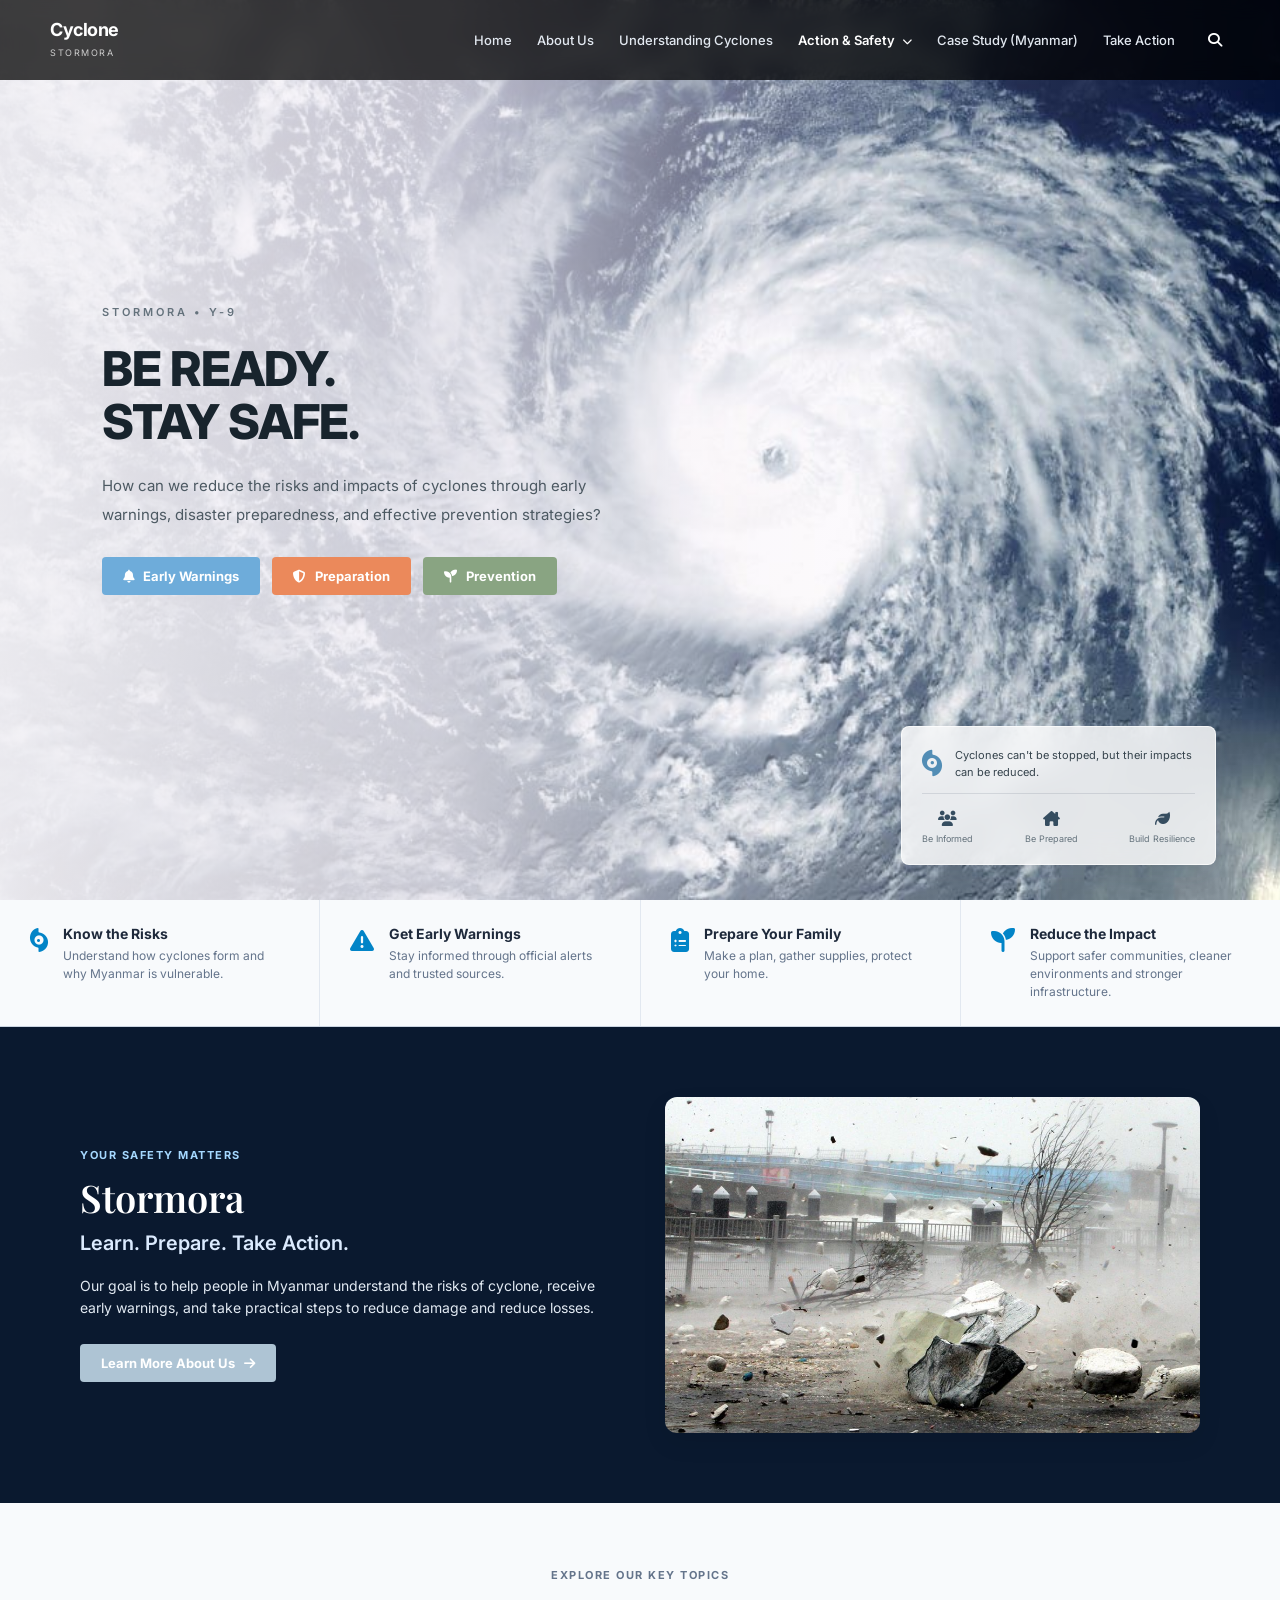
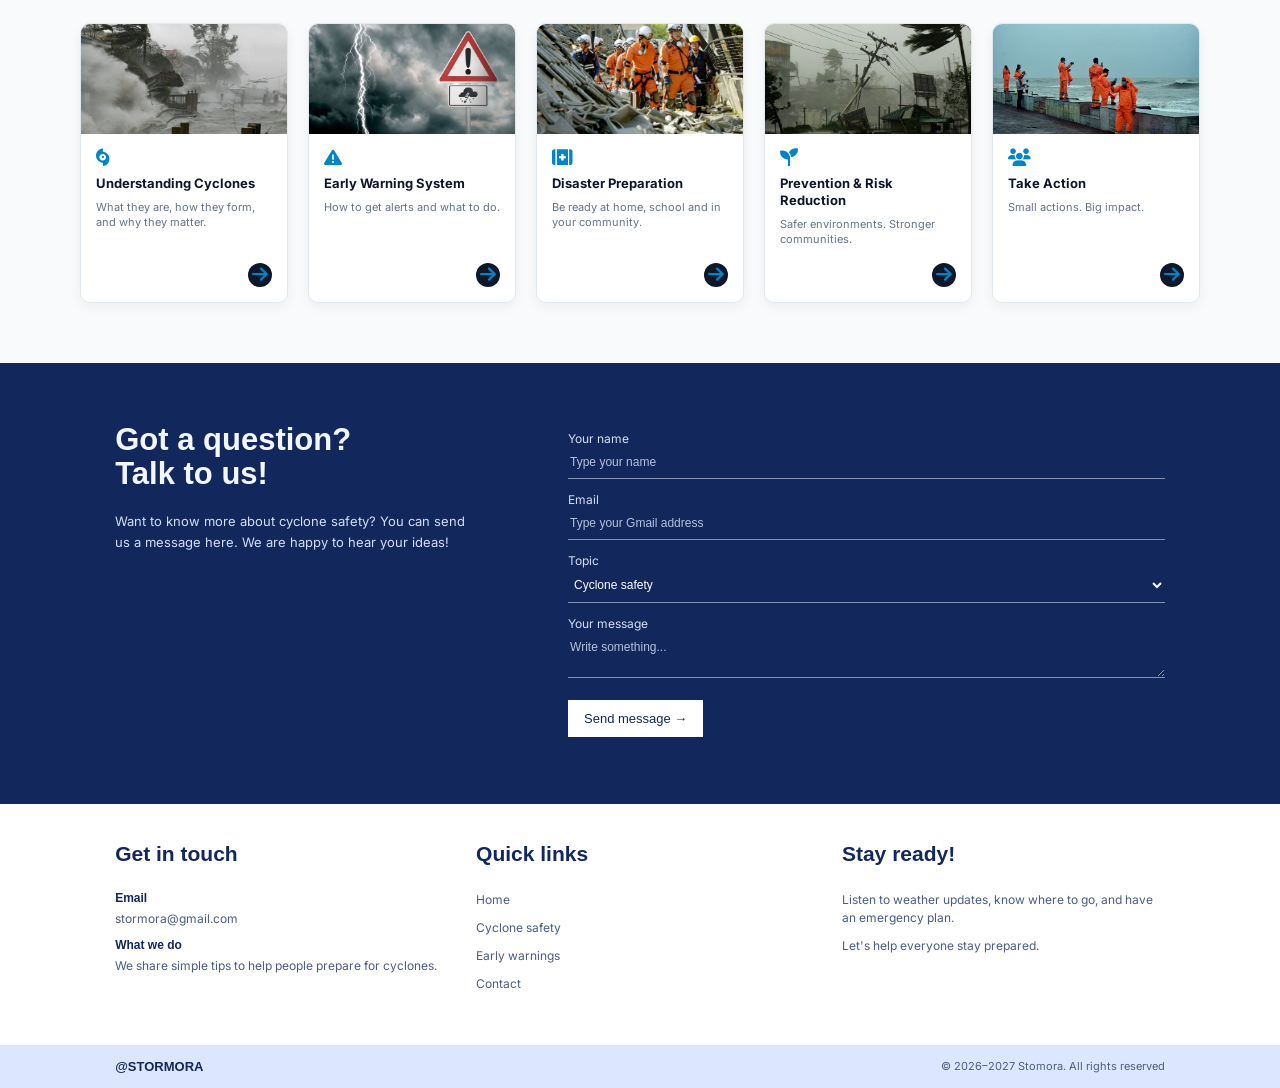
<file: index.html>
<!DOCTYPE html>
<html lang="en">
<head>
    <meta charset="UTF-8">
    <meta name="viewport" content="width=device-width, initial-scale=1.0">
    <title>Cyclone - Stormora</title>
    <link href="https://fonts.googleapis.com/css2?family=Inter:wght@300;400;500;600;700;800&family=Playfair+Display:wght@500;600;700&display=swap" rel="stylesheet">
    <link rel="stylesheet" href="https://cdnjs.cloudflare.com/ajax/libs/font-awesome/6.4.0/css/all.min.css">
    <link rel="stylesheet" href="index.css">
    <link rel="icon" type="image/x-icon" href="icon.png">
</head>

<body>

    <header>
        <a href="#" class="logo-area">
            <div class="logo-text">
                <h1>Cyclone</h1>
                <span>Stormora</span>
            </div>
        </a>

        <nav>
            <ul>
                <li><a href="index.html">Home</a></li>
                <li><a href="aboutus.html">About Us</a></li>
                <li><a href="understanding.html">Understanding Cyclones</a></li>

                <li class="dropdown active">
                    <button class="dropbtn active">
                        Action &amp; Safety
                        <i class="fa-solid fa-chevron-down" style="font-size: 10px; margin-left: 4px;"></i>
                    </button>

                    <ul class="dropdown-menu">
                        <li><a href="warningsystem.html">Early Warning Systems</a></li>
                        <li><a href="cyclone_preparation.html">Disaster Preparation</a></li>
                        <li><a href="prevention.html">Prevention &amp; Risk Reduction</a></li>
                    </ul>
                </li>

                <li><a href="casestudy.html">Case Study (Myanmar)</a></li>
                <li><a href="takeaction.html">Take Action</a></li>

                <li class="search-container">
                    <button
                        type="button"
                        class="search-toggle"
                        id="searchToggle"
                        aria-label="Open page search"
                        aria-expanded="false">
                        <i class="fa-solid fa-magnifying-glass search-icon"></i>
                    </button>

                    <div class="search-panel" id="searchPanel">
                        <div class="search-input-wrapper">
                            <input
                                type="search"
                                id="pageSearch"
                                placeholder="Search pages..."
                                autocomplete="off"
                                aria-label="Search website pages">
                        </div>

                        <ul class="search-results" id="searchResults">
                            <li data-name="Homepage">
                                <a href="index.html">Home</a>
                            </li>
                            <li data-name="About Us">
                                <a href="aboutus.html">About Us</a>
                            </li>
                            <li data-name="Understanding Cyclones">
                                <a href="understanding.html">Understanding Cyclones</a>
                            </li>
                            <li data-name="Early Warning Systems">
                                <a href="warningsystem.html">Early Warning Systems</a>
                            </li>
                            <li data-name="Disaster Preparation">
                                <a href="cyclone_preparation.html">Disaster Preparation</a>
                            </li>
                            <li data-name="Prevention and Risk Reduction">
                                <a href="prevention.html">Prevention &amp; Risk Reduction</a>
                            </li>
                            <li data-name="Case Study Myanmar">
                                <a href="casestudy.html">Case Study (Myanmar)</a>
                            </li>
                            <li data-name="Take Action">
                                <a href="takeaction.html">Take Action</a>
                            </li>
                        </ul>

                        <p class="no-results" id="noResults">
                            No pages found.
                        </p>
                    </div>
                </li>
            </ul>
        </nav>
    </header>

 
    <div class="hero-wrapper">
        <section class="hero">
            <div class="hero-content">
                <div class="hero-tag">Stormora &bull; Y-9</div>

                <h2>BE READY.<br>STAY SAFE.</h2>

                <p>
                    How can we reduce the risks and impacts of cyclones through
                    early warnings, disaster preparedness, and effective
                    prevention strategies?
                </p>

                <div class="hero-buttons">
                    <a href="warningsystem.html" class="btn btn-blue">
                        <i class="fa-solid fa-bell"></i> Early Warnings
                    </a>

                    <a href="cyclone_preparation.html" class="btn btn-orange">
                        <i class="fa-solid fa-shield-halved"></i> Preparation
                    </a>

                    <a href="prevention.html" class="btn btn-green">
                        <i class="fa-solid fa-seedling"></i> Prevention
                    </a>
                </div>
            </div>

            <div class="hero-card">
                <div class="hero-card-top">
                    <i class="fa-solid fa-hurricane"></i>
                    <p>Cyclones can't be stopped, but their impacts can be reduced.</p>
                </div>

                <div class="hero-card-bottom">
                    <div class="card-stat">
                        <i class="fa-solid fa-users"></i>
                        <span>Be Informed</span>
                    </div>

                    <div class="card-stat">
                        <i class="fa-solid fa-house-chimney"></i>
                        <span>Be Prepared</span>
                    </div>

                    <div class="card-stat">
                        <i class="fa-solid fa-leaf"></i>
                        <span>Build Resilience</span>
                    </div>
                </div>
            </div>
        </section>
    </div>

    <section class="info-bar">
        <div class="info-item">
            <i class="fa-solid fa-hurricane"></i>
            <div>
                <h4>Know the Risks</h4>
                <p>Understand how cyclones form and why Myanmar is vulnerable.</p>
            </div>
        </div>

        <div class="info-item">
            <i class="fa-solid fa-triangle-exclamation"></i>
            <div>
                <h4>Get Early Warnings</h4>
                <p>Stay informed through official alerts and trusted sources.</p>
            </div>
        </div>

        <div class="info-item">
            <i class="fa-solid fa-clipboard-list"></i>
            <div>
                <h4>Prepare Your Family</h4>
                <p>Make a plan, gather supplies, protect your home.</p>
            </div>
        </div>

        <div class="info-item">
            <i class="fa-solid fa-seedling"></i>
            <div>
                <h4>Reduce the Impact</h4>
                <p>Support safer communities, cleaner environments and stronger infrastructure.</p>
            </div>
        </div>
    </section>

    <section class="about-section">
        <div class="about-text">
            <div class="section-tag">Your Safety Matters</div>
            <h3>Stormora</h3>
            <h4>Learn. Prepare. Take Action.</h4>

            <p>
                Our goal is to help people in Myanmar understand the risks of
                cyclone, receive early warnings, and take practical steps to
                reduce damage and reduce losses.
            </p>

            <a href="aboutus.html" class="btn btn-dark">
                Learn More About Us
                <i class="fa-solid fa-arrow-right"></i>
            </a>
        </div>

        <div class="about-image">
            <img src="cyclone2.jpg" alt="Myanmar coastal landscape">
        </div>
    </section>

    <section class="topics-section">
        <div class="topics-header">
            <span>Explore Our Key Topics</span>
        </div>

        <div class="topics-grid">

            <div class="topic-card">
                <div class="topic-img">
                    <img src="cyclone4.jpg" alt="Cyclone">
                </div>

                <div class="topic-body">
                    <i class="fa-solid fa-hurricane"></i>
                    <h5>Understanding Cyclones</h5>
                    <p>What they are, how they form, and why they matter.</p>

                    <div class="topic-footer">
                        <button class="arrow-btn" aria-label="Learn about cyclones"
                            onclick="window.location.href='understanding.html'">
                            <i class="fa-solid fa-arrow-right"></i>
                        </button>
                    </div>
                </div>
            </div>

            <div class="topic-card">
                <div class="topic-img">
                    <img src="warning.jpg" alt="Warning System">
                </div>

                <div class="topic-body">
                    <i class="fa-solid fa-triangle-exclamation"></i>
                    <h5>Early Warning System</h5>
                    <p>How to get alerts and what to do.</p>

                    <div class="topic-footer">
                        <button class="arrow-btn" aria-label="Learn about early warning systems"
                            onclick="window.location.href='warningsystem.html'">
                            <i class="fa-solid fa-arrow-right"></i>
                        </button>
                    </div>
                </div>
            </div>

            <div class="topic-card">
                <div class="topic-img">
                    <img src="safe.jpg" alt="Disaster Preparation">
                </div>

                <div class="topic-body">
                    <i class="fa-solid fa-kit-medical"></i>
                    <h5>Disaster Preparation</h5>
                    <p>Be ready at home, school and in your community.</p>

                    <div class="topic-footer">
                        <button class="arrow-btn" aria-label="Learn about disaster preparation"
                            onclick="window.location.href='cyclone_preparation.html'">
                            <i class="fa-solid fa-arrow-right"></i>
                        </button>
                    </div>
                </div>
            </div>

            <div class="topic-card">
                <div class="topic-img">
                    <img src="mercia.jpg" alt="Prevention">
                </div>

                <div class="topic-body">
                    <i class="fa-solid fa-seedling"></i>
                    <h5>Prevention &amp; Risk Reduction</h5>
                    <p>Safer environments. Stronger communities.</p>

                    <div class="topic-footer">
                        <button class="arrow-btn" aria-label="Learn about risk reduction"
                            onclick="window.location.href='prevention.html'">
                            <i class="fa-solid fa-arrow-right"></i>
                        </button>
                    </div>
                </div>
            </div>

            <div class="topic-card">
                <div class="topic-img">
                    <img src="action.jpg" alt="Take Action">
                </div>

                <div class="topic-body">
                    <i class="fa-solid fa-users"></i>
                    <h5>Take Action</h5>
                    <p>Small actions. Big impact.</p>

                    <div class="topic-footer">
                        <button class="arrow-btn" aria-label="Take action"
                            onclick="window.location.href='takeaction.html'">
                            <i class="fa-solid fa-arrow-right"></i>
                        </button>
                    </div>
                </div>
            </div>

        </div>
    </section>

 <section class="stormora-contact-page" id="contact">

        <div class="contact-top">

            <div class="contact-words">
                <h2>Got a question?<br>Talk to us!</h2>

                <p>
                    Want to know more about cyclone safety?
                    You can send us a message here. We are happy
                    to hear your ideas!
                </p>
            </div>

            <form class="contact-form" id="contact-form">

                <label for="name">Your name</label>
                <input
                    id="name"
                    type="text"
                    placeholder="Type your name"
                    required>

                <label for="email">Email</label>
                <input
                    id="email"
                    type="email"
                    placeholder="Type your Gmail address"
                    pattern="[a-zA-Z0-9._%+-]+@gmail\.com"
                    title="Please enter a valid Gmail address ending in @gmail.com"
                    required>

                <label for="topic">Topic</label>
                <select id="topic">
                    <option>Cyclone safety</option>
                    <option>Warning systems</option>
                    <option>School project</option>
                    <option>Other</option>
                </select>

                <label for="message">Your message</label>
                <textarea
                    id="message"
                    rows="2"
                    placeholder="Write something..."
                    required></textarea>

                <button type="submit">Send message →</button>

                <p id="reply" aria-live="polite"></p>

            </form>

        </div>

        <div class="contact-bottom">

            <div>
                <h2>Get in touch</h2>

                <h4>Email</h4>
                <p>stormora@gmail.com</p>

                <h4>What we do</h4>
                <p>We share simple tips to help people prepare for cyclones.</p>
            </div>

            <div>
                <h2>Quick links</h2>

                <p><a href="index.html">Home</a></p>
                <p><a href="understanding.html">Cyclone safety</a></p>
                <p><a href="warningsystem.html">Early warnings</a></p>
                <p><a href="#contact-form">Contact</a></p>
            </div>

            <div class="last">
                <h2>Stay ready!</h2>

                <p>
                    Listen to weather updates, know where to go,
                    and have an emergency plan.
                </p>

                <p>Let's help everyone stay prepared.</p>
            </div>

        </div>

        <div class="contact-footer">
            <h3>@STORMORA</h3>
            <p>© 2026–2027 Stomora. All rights reserved</p>
        </div>

    </section>

    <script>
        const searchToggle = document.getElementById("searchToggle");
        const searchPanel = document.getElementById("searchPanel");
        const pageSearch = document.getElementById("pageSearch");
        const searchResults = document.getElementById("searchResults");

        searchToggle.addEventListener("click", function (event) {
            event.stopPropagation();

            const isOpen = searchPanel.classList.toggle("show");

            searchToggle.setAttribute("aria-expanded", isOpen);

            if (isOpen) {
                pageSearch.focus();
            } else {
                pageSearch.value = "";
                filterPages("");
            }
        });

        function filterPages(searchValue) {
            const pages = searchResults.querySelectorAll("li:not(.no-results)");
            let matches = 0;

            pages.forEach(function (page) {
                const pageName = page.textContent.toLowerCase();

                if (pageName.includes(searchValue)) {
                    page.style.display = "block";
                    matches++;
                } else {
                    page.style.display = "none";
                }
            });

            const oldMessage = searchResults.querySelector(".no-results");

            if (oldMessage) {
                oldMessage.remove();
            }

            if (matches === 0) {
                const message = document.createElement("li");
                message.className = "no-results";
                message.textContent = "No pages found.";
                searchResults.appendChild(message);
            }
        }

        pageSearch.addEventListener("input", function () {
            filterPages(pageSearch.value.toLowerCase().trim());
        });

        document.addEventListener("click", function (event) {
            if (!event.target.closest(".search-container")) {
                searchPanel.classList.remove("show");
                searchToggle.setAttribute("aria-expanded", "false");
            }
        });

        document.addEventListener("keydown", function (event) {
            if (event.key === "Escape") {
                searchPanel.classList.remove("show");
                searchToggle.setAttribute("aria-expanded", "false");
            }
        });

        const contactForm = document.getElementById("contact-form");
        const reply = document.getElementById("reply");

        contactForm.addEventListener("submit", function (event) {
            event.preventDefault();

            const name = document.getElementById("name").value.trim();
            const email = document.getElementById("email").value.trim();

            const gmailPattern = /^[a-zA-Z0-9._%+-]+@gmail\.com$/i;

            if (!gmailPattern.test(email)) {
                reply.textContent = "Please enter a valid Gmail address ending in @gmail.com.";
                return;
            }

            reply.textContent = "Thanks " + name + "! Message received.";

            contactForm.reset();
        });
    </script>

</body>
</html>
</file>
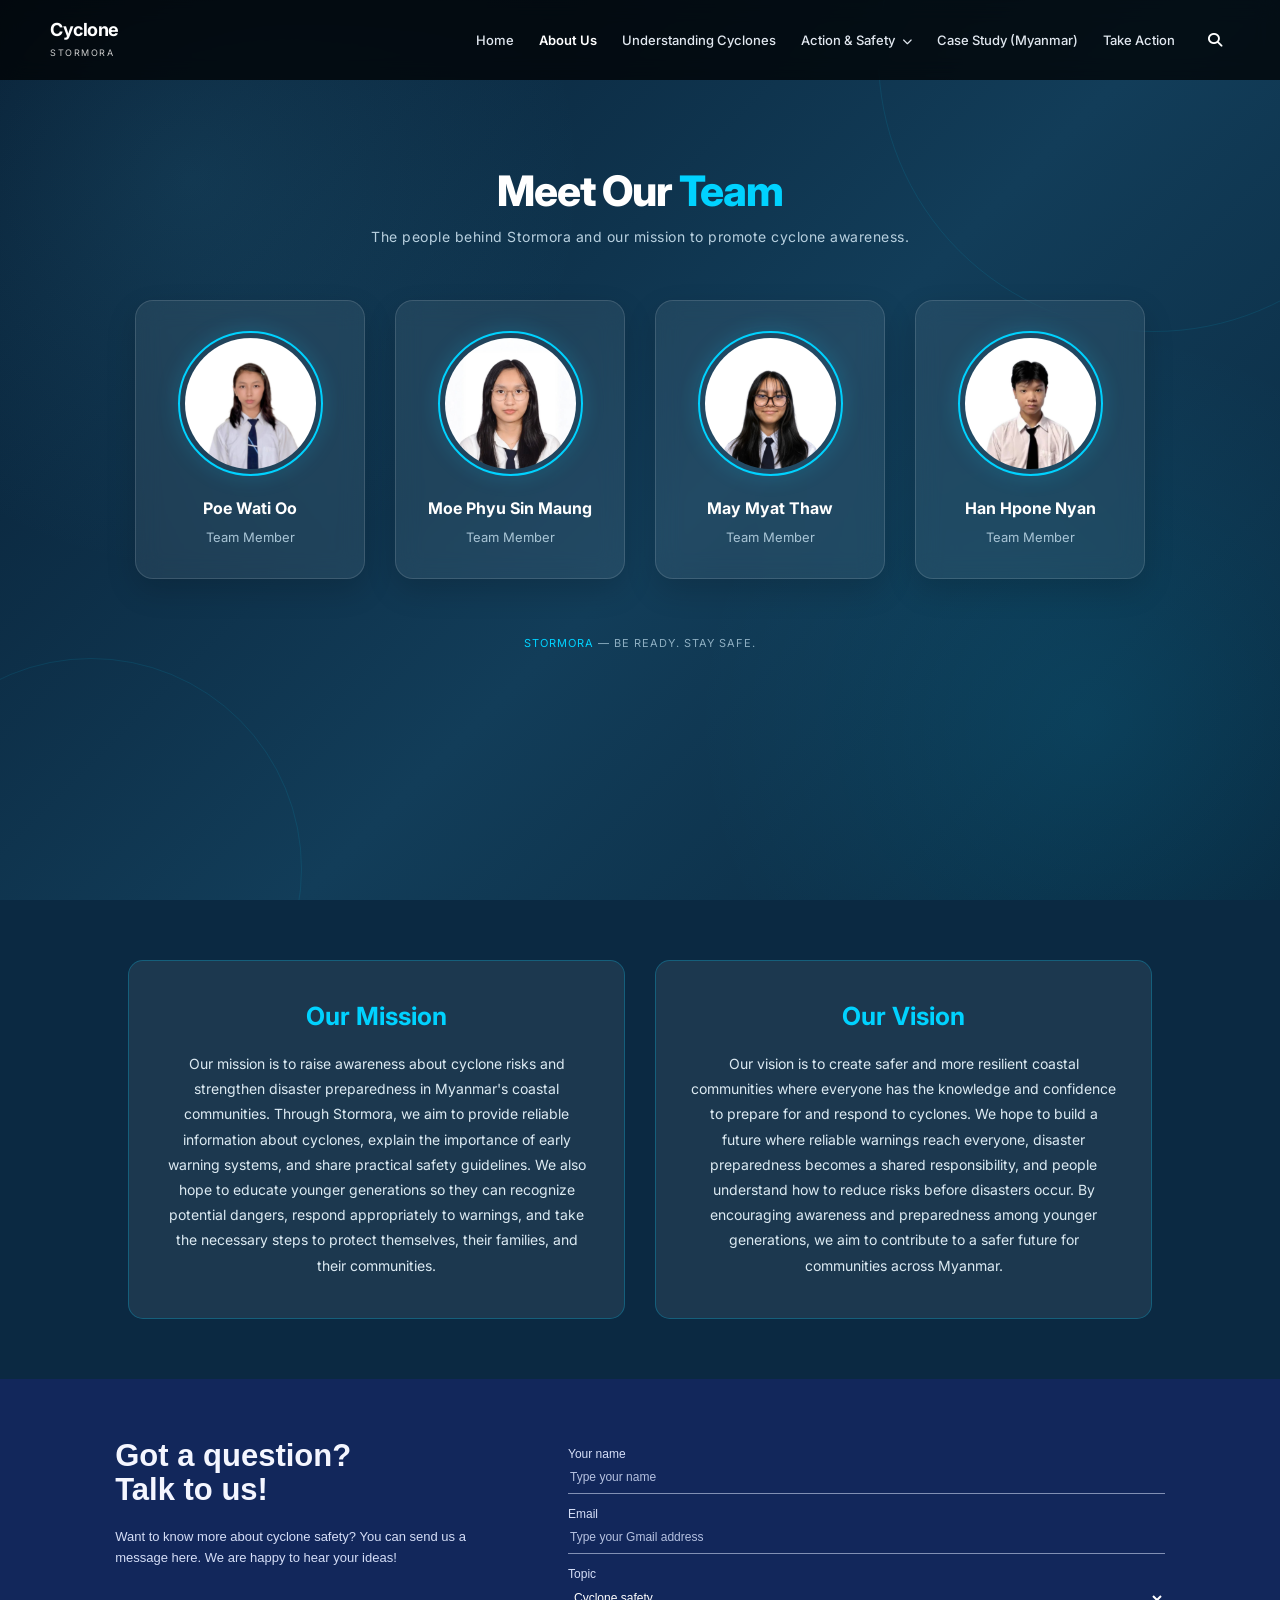
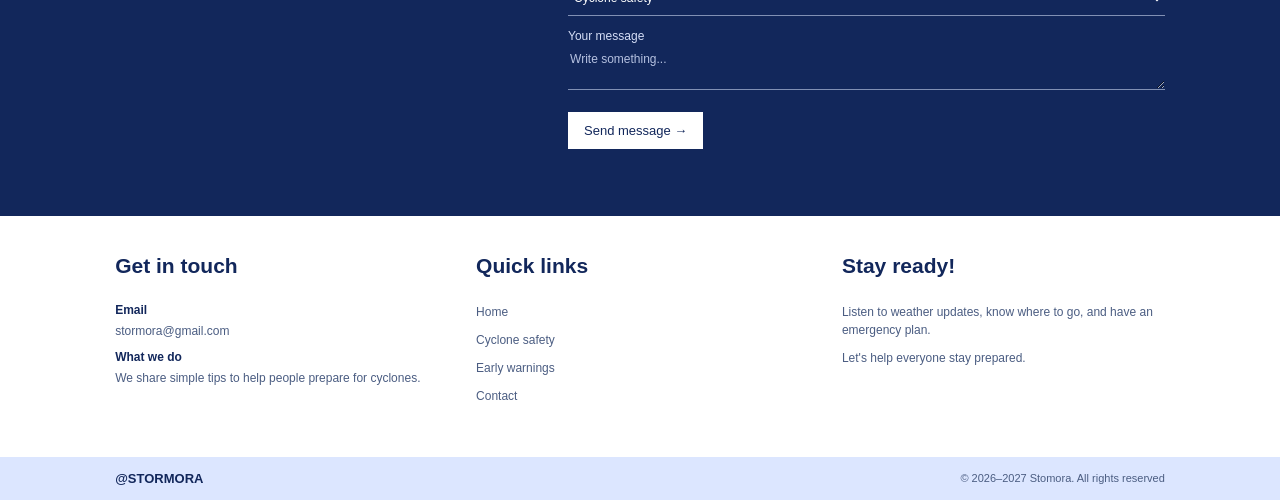
<file: aboutus.html>
<!DOCTYPE html>
<html lang="en">
<head>
    <meta charset="UTF-8">
    <meta name="viewport" content="width=device-width, initial-scale=1.0">
    <title>Our Team - Stormora</title>
    <link href="https://fonts.googleapis.com/css2?family=Inter:wght@300;400;500;600;700;800&display=swap" rel="stylesheet">
    <link rel="stylesheet" href="https://cdnjs.cloudflare.com/ajax/libs/font-awesome/6.4.0/css/all.min.css">
    <link rel="stylesheet" href="aboutus.css">
    <link rel="icon" type="image/x-icon" href="icon.png">
</head>
<header>
        <a href="index.html" class="logo-area">
            <div class="logo-text">
                <h1>Cyclone</h1>
                <span>Stormora</span>
            </div>
        </a>

        <nav>
            <ul>
                <li><a href="index.html">Home</a></li>
                <li><a href="aboutus.html" class="active">About Us</a></li>
                <li><a href="understanding.html">Understanding Cyclones</a></li>

                <li class="dropdown">
                    <button class="dropbtn">
                        Action &amp; Safety
                        <i class="fa-solid fa-chevron-down" style="font-size: 10px; margin-left: 4px;"></i>
                    </button>

                    <ul class="dropdown-menu">
                        <li><a href="warningsystem.html">Early Warning Systems</a></li>
                        <li><a href="cyclone_preparation.html">Disaster Preparation</a></li>
                        <li><a href="prevention.html">Prevention &amp; Risk Reduction</a></li>
                    </ul>
                </li>

                <li><a href="casestudy.html">Case Study (Myanmar)</a></li>
                <li><a href="takeaction.html">Take Action</a></li>

                <li class="search-container">
                    <button class="search-icon" id="searchToggle" aria-label="Open search" aria-expanded="false">
                        <i class="fa-solid fa-magnifying-glass"></i>
                    </button>

                    <div class="search-panel" id="searchPanel">
                        <input type="text" id="pageSearch" placeholder="Search pages..." autocomplete="off">

                        <ul id="searchResults">
                            <li><a href="index.html">Home</a></li>
                            <li><a href="aboutus.html">About Us</a></li>
                            <li><a href="understanding.html">Understanding Cyclones</a></li>
                            <li><a href="warningsystem.html">Early Warning Systems</a></li>
                            <li><a href="cyclone_preparation.html">Disaster Preparation</a></li>
                            <li><a href="prevention.html">Prevention &amp; Risk Reduction</a></li>
                            <li><a href="casestudy.html">Case Study (Myanmar)</a></li>
                            <li><a href="takeaction.html">Take Action</a></li>
                        </ul>
                    </div>
                </li>
            </ul>
        </nav>
    </header>

    <section class="members">
        <h1>Meet Our <span>Team</span></h1>

        <p class="subtitle">
            The people behind Stormora and our mission to promote cyclone awareness.
        </p>

        <div class="member-list">

            <div class="member">
                <div class="photo-frame">
                    <img src="4.jpg" alt="Poe Wati Oo">
                </div>
                <h2>Poe Wati Oo</h2>
                <p>Team Member</p>
            </div>

            <div class="member">
                <div class="photo-frame">
                    <img src="1.jpg" alt="Moe Phyu Sin Maung">
                </div>
                <h2>Moe Phyu Sin Maung</h2>
                <p>Team Member</p>
            </div>

            <div class="member">
                <div class="photo-frame">
                    <img src="3.jpg" alt="May Myat Thaw">
                </div>
                <h2>May Myat Thaw</h2>
                <p>Team Member</p>
            </div>

            <div class="member">
                <div class="photo-frame">
                    <img src="2.jpg" alt="Han Hpone Nyan">
                </div>
                <h2>Han Hpone Nyan</h2>
                <p>Team Member</p>
            </div>

        </div>

        <div class="team-footer">
            <span>STORMORA</span> — BE READY. STAY SAFE.
        </div>
    </section>

    <section class="mission-vision">

    <div class="mission">
        <h2>Our Mission</h2>
        <p>
            Our mission is to raise awareness about cyclone risks and
            strengthen disaster preparedness in Myanmar's coastal communities.
            Through Stormora, we aim to provide reliable information about
            cyclones, explain the importance of early warning systems, and
            share practical safety guidelines. We also hope to educate
            younger generations so they can recognize potential dangers,
            respond appropriately to warnings, and take the necessary steps
            to protect themselves, their families, and their communities.
        </p>
    </div>

    <div class="vision">
        <h2>Our Vision</h2>
        <p>
            Our vision is to create safer and more resilient coastal
            communities where everyone has the knowledge and confidence
            to prepare for and respond to cyclones. We hope to build a
            future where reliable warnings reach everyone, disaster
            preparedness becomes a shared responsibility, and people
            understand how to reduce risks before disasters occur.
            By encouraging awareness and preparedness among younger
            generations, we aim to contribute to a safer future for
            communities across Myanmar.
        </p>
    </div>

</section>

 <section class="stormora-contact-page" id="contact">

        <div class="contact-top">

            <div class="contact-words">
                <h2>Got a question?<br>Talk to us!</h2>

                <p>
                    Want to know more about cyclone safety?
                    You can send us a message here. We are happy
                    to hear your ideas!
                </p>
            </div>

            <form class="contact-form" id="contact-form">

                <label for="name">Your name</label>
                <input
                    id="name"
                    type="text"
                    placeholder="Type your name"
                    required>

                <label for="email">Email</label>
                <input
                    id="email"
                    type="email"
                    placeholder="Type your Gmail address"
                    pattern="[a-zA-Z0-9._%+-]+@gmail\.com"
                    title="Please enter a valid Gmail address ending in @gmail.com"
                    required>

                <label for="topic">Topic</label>
                <select id="topic">
                    <option>Cyclone safety</option>
                    <option>Warning systems</option>
                    <option>School project</option>
                    <option>Other</option>
                </select>

                <label for="message">Your message</label>
                <textarea
                    id="message"
                    rows="2"
                    placeholder="Write something..."
                    required></textarea>

                <button type="submit">Send message →</button>

                <p id="reply" aria-live="polite"></p>

            </form>

        </div>

        <div class="contact-bottom">

            <div>
                <h2>Get in touch</h2>

                <h4>Email</h4>
                <p>stormora@gmail.com</p>

                <h4>What we do</h4>
                <p>We share simple tips to help people prepare for cyclones.</p>
            </div>

            <div>
                <h2>Quick links</h2>

                <p><a href="index.html">Home</a></p>
                <p><a href="understanding.html">Cyclone safety</a></p>
                <p><a href="warningsystem.html">Early warnings</a></p>
                <p><a href="#contact-form">Contact</a></p>
            </div>

            <div class="last">
                <h2>Stay ready!</h2>

                <p>
                    Listen to weather updates, know where to go,
                    and have an emergency plan.
                </p>

                <p>Let's help everyone stay prepared.</p>
            </div>

        </div>

        <div class="contact-footer">
            <h3>@STORMORA</h3>
            <p>© 2026–2027 Stomora. All rights reserved</p>
        </div>

    </section>

    <script>
        const searchToggle = document.getElementById("searchToggle");
        const searchPanel = document.getElementById("searchPanel");
        const pageSearch = document.getElementById("pageSearch");
        const searchResults = document.getElementById("searchResults");

        searchToggle.addEventListener("click", function (event) {
            event.stopPropagation();

            const isOpen = searchPanel.classList.toggle("show");

            searchToggle.setAttribute("aria-expanded", isOpen);

            if (isOpen) {
                pageSearch.focus();
            } else {
                pageSearch.value = "";
                filterPages("");
            }
        });

        function filterPages(searchValue) {
            const pages = searchResults.querySelectorAll("li:not(.no-results)");
            let matches = 0;

            pages.forEach(function (page) {
                const pageName = page.textContent.toLowerCase();

                if (pageName.includes(searchValue)) {
                    page.style.display = "block";
                    matches++;
                } else {
                    page.style.display = "none";
                }
            });

            const oldMessage = searchResults.querySelector(".no-results");

            if (oldMessage) {
                oldMessage.remove();
            }

            if (matches === 0) {
                const message = document.createElement("li");
                message.className = "no-results";
                message.textContent = "No pages found.";
                searchResults.appendChild(message);
            }
        }

        pageSearch.addEventListener("input", function () {
            filterPages(pageSearch.value.toLowerCase().trim());
        });

        document.addEventListener("click", function (event) {
            if (!event.target.closest(".search-container")) {
                searchPanel.classList.remove("show");
                searchToggle.setAttribute("aria-expanded", "false");
            }
        });

        document.addEventListener("keydown", function (event) {
            if (event.key === "Escape") {
                searchPanel.classList.remove("show");
                searchToggle.setAttribute("aria-expanded", "false");
            }
        });

        const contactForm = document.getElementById("contact-form");
        const reply = document.getElementById("reply");

        contactForm.addEventListener("submit", function (event) {
            event.preventDefault();

            const name = document.getElementById("name").value.trim();
            const email = document.getElementById("email").value.trim();

            const gmailPattern = /^[a-zA-Z0-9._%+-]+@gmail\.com$/i;

            if (!gmailPattern.test(email)) {
                reply.textContent = "Please enter a valid Gmail address ending in @gmail.com.";
                return;
            }

            reply.textContent = "Thanks " + name + "! Message received.";

            contactForm.reset();
        });
    </script>

</body>
</html>
</file>
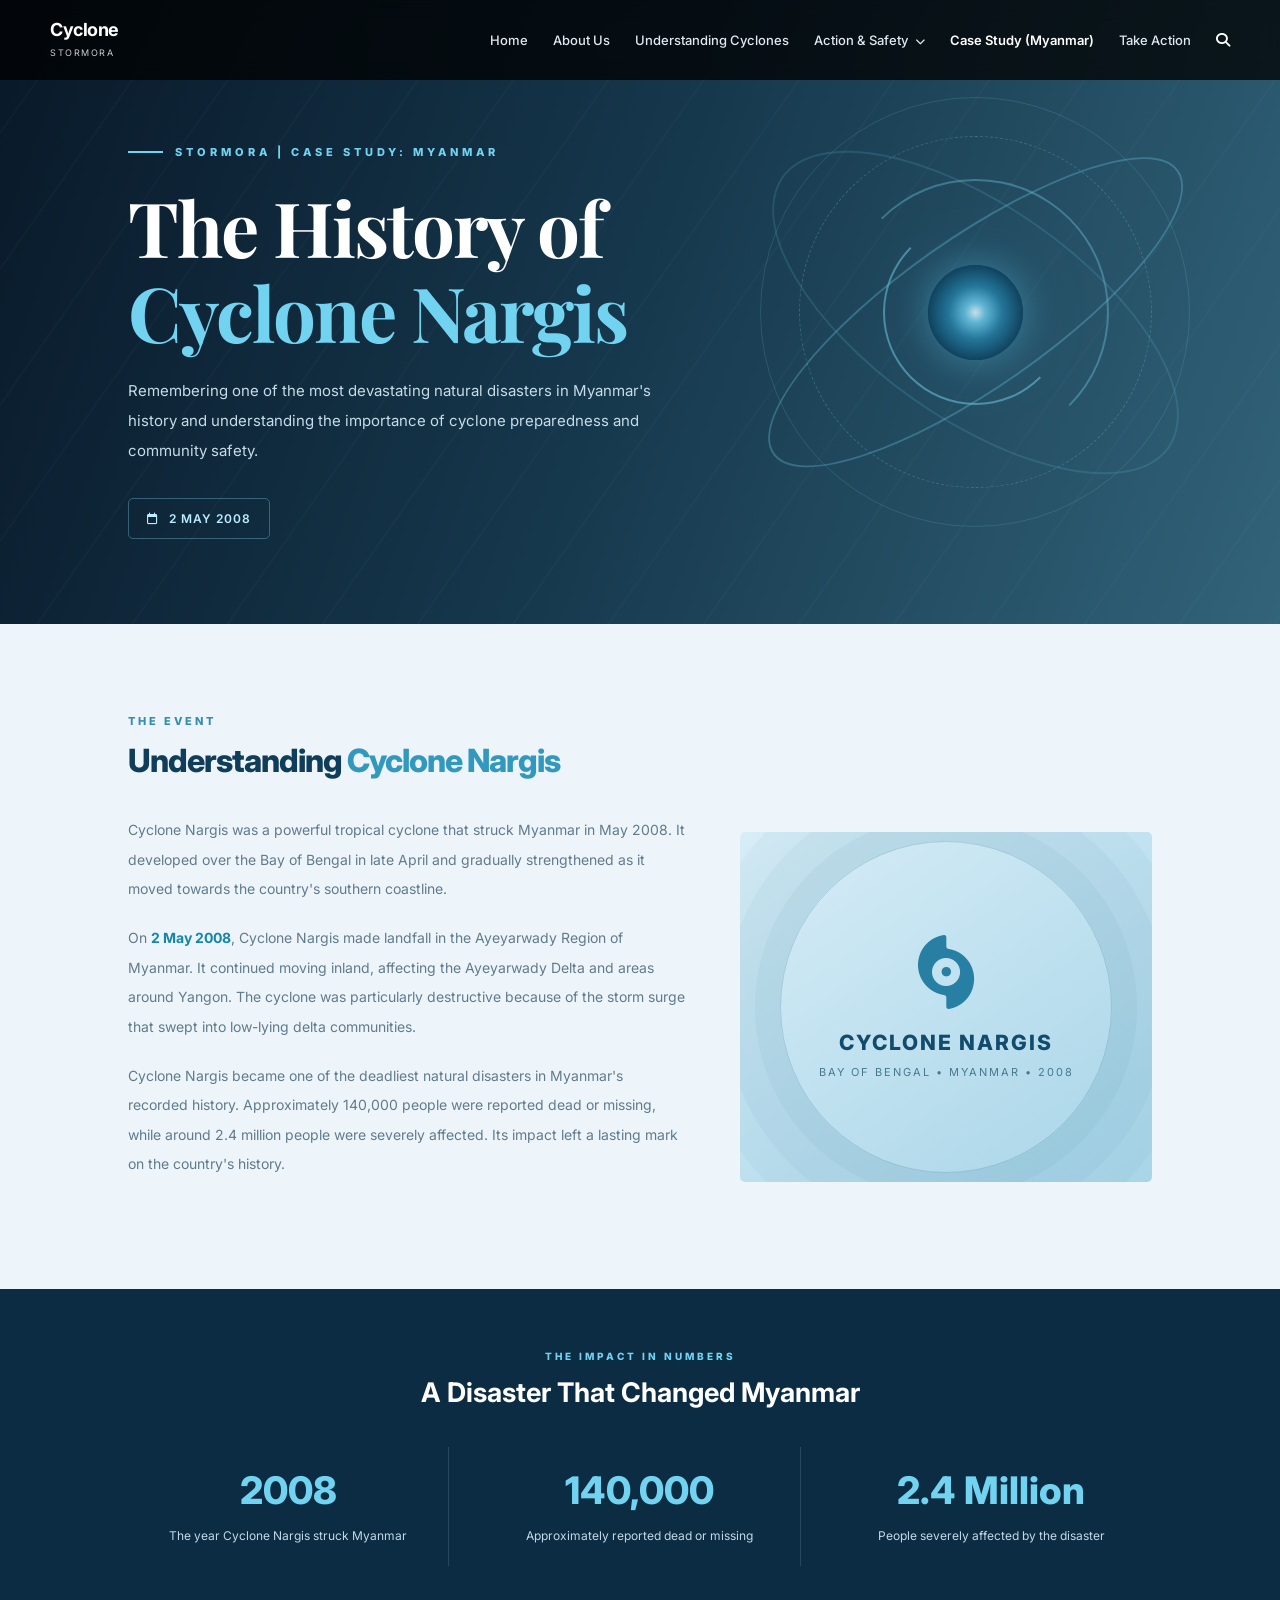
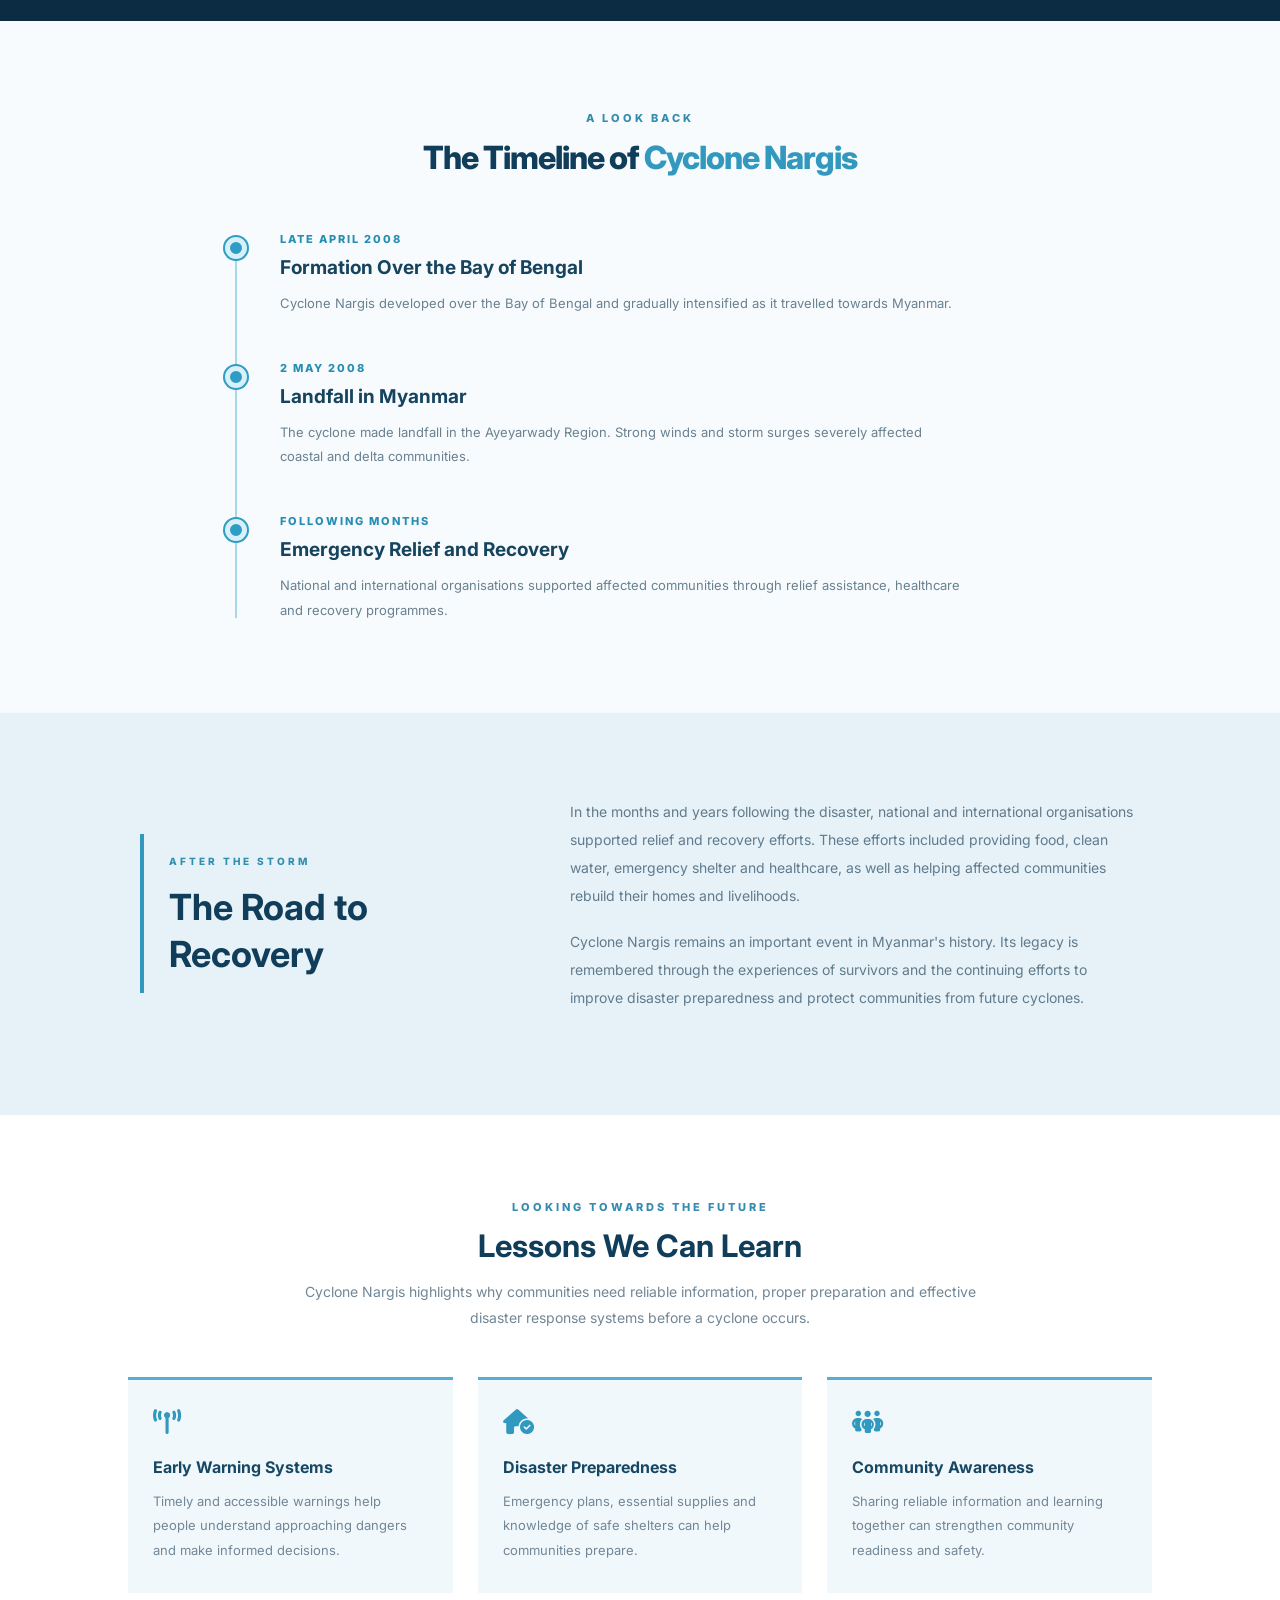
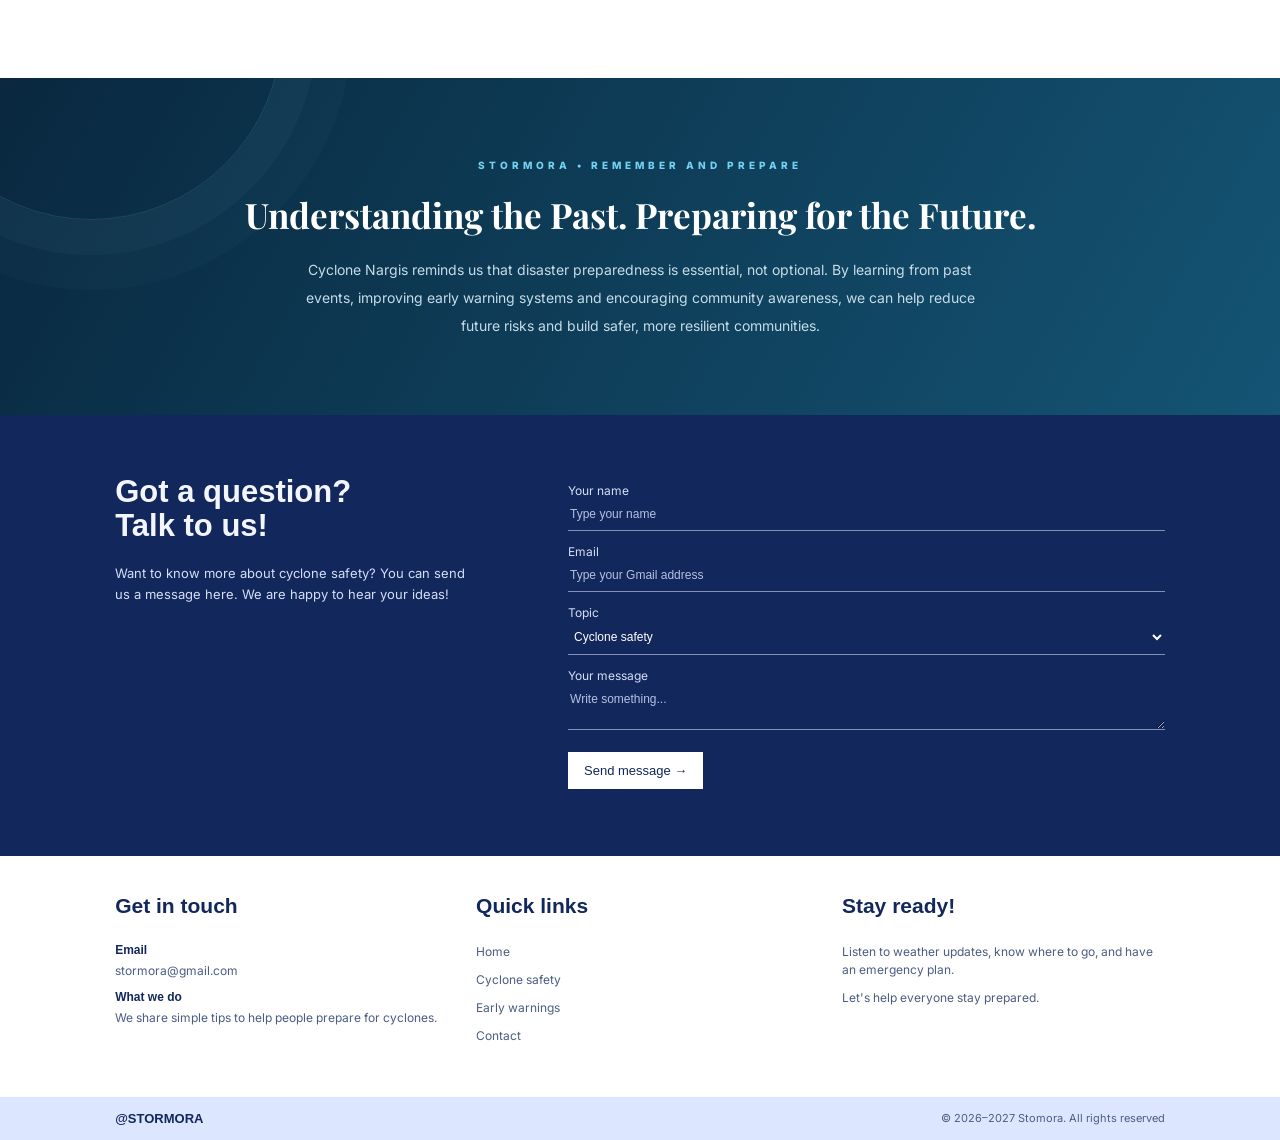
<file: casestudy.html>
<!DOCTYPE html>
<html lang="en">
<head>
    <meta charset="UTF-8">
    <meta name="viewport" content="width=device-width, initial-scale=1.0">
    <title>The History of Cyclone Nargis - Stormora</title>
    <link href="https://fonts.googleapis.com/css2?family=Inter:wght@300;400;500;600;700;800&family=Playfair+Display:wght@600;700&display=swap" rel="stylesheet">
    <link rel="stylesheet" href="https://cdnjs.cloudflare.com/ajax/libs/font-awesome/6.4.0/css/all.min.css">
    <link rel="stylesheet" href="casestudy.css">
    <link rel="icon" type="image/x-icon" href="icon.png">
</head>

<body>
    <header>
        <a href="index.html" class="logo-area">
            <div class="logo-text">
                <h1>Cyclone</h1>
                <span>Stormora</span>
            </div>
        </a>

        <nav>
            <ul>
                <li>
                    <a href="index.html">Home</a>
                </li>
                <li>
                    <a href="aboutus.html">About Us</a>
                </li>
                <li>
                    <a href="understanding.html">Understanding Cyclones</a>
                </li>
                <li class="dropdown">
                    <button class="dropbtn">
                        Action &amp; Safety
                        <i class="fa-solid fa-chevron-down" style="font-size: 10px; margin-left: 4px;"></i>
                    </button>

                    <ul class="dropdown-menu">
                        <li>
                            <a href="warningsystem.html">Early Warning Systems</a>
                        </li>
                        <li>
                            <a href="cyclone_preparation.html">Disaster Preparation</a>
                        </li>
                        <li>
                            <a href="prevention.html">Prevention &amp; Risk Reduction</a>
                        </li>
                    </ul>
                </li>
                <li>
                    <a href="casestudy.html" class="active">Case Study (Myanmar)</a>
                </li>
                <li>
                    <a href="takeaction.html">Take Action</a>
                </li>

                <li class="search-container">
                    <button
                        type="button"
                        class="search-toggle"
                        id="searchToggle"
                        aria-label="Open page search"
                        aria-expanded="false">
                        <i class="fa-solid fa-magnifying-glass search-icon"></i>
                    </button>

                    <div class="search-panel" id="searchPanel">
                        <div class="search-input-wrapper">
                            <input
                                type="search"
                                id="pageSearch"
                                placeholder="Search pages..."
                                autocomplete="off"
                                aria-label="Search website pages">
                        </div>

                        <ul class="search-results" id="searchResults">
                            <li data-name="Homepage">
                                <a href="index.html">Home</a>
                            </li>
                            <li data-name="About Us">
                                <a href="aboutus.html">About Us</a>
                            </li>
                            <li data-name="Understanding Cyclones">
                                <a href="understanding.html">Understanding Cyclones</a>
                            </li>
                            <li data-name="Early Warning Systems">
                                <a href="warningsystem.html">Early Warning Systems</a>
                            </li>
                            <li data-name="Disaster Preparation">
                                <a href="cyclone_preparation.html">Disaster Preparation</a>
                            </li>
                            <li data-name="Prevention and Risk Reduction">
                                <a href="prevention.html">Prevention &amp; Risk Reduction</a>
                            </li>
                            <li data-name="Case Study Myanmar">
                                <a href="casestudy.html">Case Study (Myanmar)</a>
                            </li>
                            <li data-name="Take Action">
                                <a href="takeaction.html">Take Action</a>
                            </li>
                        </ul>
                        <p class="no-results" id="noResults">No pages found.</p>
                    </div>
                </li>
            </ul>
        </nav>
    </header>

    <section class="nargis-hero">
        <div class="hero-content">
            <div class="hero-label">
                STORMORA | CASE STUDY: MYANMAR
            </div>
            <h1>The History of <span>Cyclone Nargis</span></h1>
            <p>
                Remembering one of the most devastating natural disasters
                in Myanmar's history and understanding the importance
                of cyclone preparedness and community safety.
            </p>
            <div class="hero-date">
                <i class="fa-regular fa-calendar"></i>
                2 MAY 2008
            </div>
        </div>

        <div class="storm-visual" aria-hidden="true">
            <div class="storm-ring"></div>
            <div class="storm-ring"></div>
            <div class="storm-ring"></div>
            <div class="storm-ring"></div>
            <div class="storm-orbit"></div>
            <div class="storm-orbit second"></div>
            <div class="storm-eye"></div>
        </div>
    </section>

    <section class="history-section">
        <div class="section-heading">
            <div class="section-label">THE EVENT</div>
            <h2>Understanding <span>Cyclone Nargis</span></h2>
        </div>
        <div class="intro-layout">
            <div class="history-text">
                <p>
                    Cyclone Nargis was a powerful tropical cyclone that
                    struck Myanmar in May 2008. It developed over the
                    Bay of Bengal in late April and gradually strengthened
                    as it moved towards the country's southern coastline.
                </p>
                <p>
                    On <span class="date">2 May 2008</span>, Cyclone Nargis
                    made landfall in the Ayeyarwady Region of Myanmar.
                    It continued moving inland, affecting the Ayeyarwady
                    Delta and areas around Yangon. The cyclone was
                    particularly destructive because of the storm surge
                    that swept into low-lying delta communities.
                </p>
                <p>
                    Cyclone Nargis became one of the deadliest natural
                    disasters in Myanmar's recorded history. Approximately
                    140,000 people were reported dead or missing, while
                    around 2.4 million people were severely affected.
                    Its impact left a lasting mark on the country's history.
                </p>
            </div>

            <div class="history-visual">
                <div class="visual-content">
                    <i class="fa-solid fa-hurricane"></i>
                    <h3>CYCLONE NARGIS</h3>
                    <p>BAY OF BENGAL • MYANMAR • 2008</p>
                </div>
            </div>
        </div>
    </section>

    <section class="statistics">
        <div class="statistics-heading">
            <span>THE IMPACT IN NUMBERS</span>
            <h2>A Disaster That Changed Myanmar</h2>
        </div>

        <div class="statistics-grid">
            <div class="stat-item">
                <h3>2008</h3>
                <p>The year Cyclone Nargis struck Myanmar</p>
            </div>

            <div class="stat-item">
                <h3>140,000</h3>
                <p>Approximately reported dead or missing</p>
            </div>

            <div class="stat-item">
                <h3>2.4 Million</h3>
                <p>People severely affected by the disaster</p>
            </div>
        </div>
    </section>

    <section class="timeline-section">
        <div class="section-heading">
            <div class="section-label">A LOOK BACK</div>
            <h2>The Timeline of <span>Cyclone Nargis</span></h2>
        </div>

        <div class="timeline">
            <div class="timeline-item">
                <div class="timeline-dot"></div>
                <div class="timeline-date">LATE APRIL 2008</div>
                <h3>Formation Over the Bay of Bengal</h3>
                <p>
                    Cyclone Nargis developed over the Bay of Bengal
                    and gradually intensified as it travelled towards
                    Myanmar.
                </p>
            </div>

            <div class="timeline-item">
                <div class="timeline-dot"></div>
                <div class="timeline-date">2 MAY 2008</div>
                <h3>Landfall in Myanmar</h3>
                <p>
                    The cyclone made landfall in the Ayeyarwady Region.
                    Strong winds and storm surges severely affected
                    coastal and delta communities.
                </p>
            </div>

            <div class="timeline-item">
                <div class="timeline-dot"></div>
                <div class="timeline-date">FOLLOWING MONTHS</div>
                <h3>Emergency Relief and Recovery</h3>
                <p>
                    National and international organisations supported
                    affected communities through relief assistance,
                    healthcare and recovery programmes.
                </p>
            </div>
        </div>
    </section>

    <section class="aftermath">
        <div class="aftermath-content">
            <div class="aftermath-title">
                <span>AFTER THE STORM</span>
                <h2>The Road to Recovery</h2>
            </div>
            <div class="aftermath-text">
                <p>
                    In the months and years following the disaster,
                    national and international organisations supported
                    relief and recovery efforts. These efforts included
                    providing food, clean water, emergency shelter and
                    healthcare, as well as helping affected communities
                    rebuild their homes and livelihoods.
                </p>
                <p>
                    Cyclone Nargis remains an important event in
                    Myanmar's history. Its legacy is remembered through
                    the experiences of survivors and the continuing
                    efforts to improve disaster preparedness and protect
                    communities from future cyclones.
                </p>
            </div>
        </div>
    </section>

    <section class="lessons">
        <div class="lessons-intro">
            <div class="section-label">LOOKING TOWARDS THE FUTURE</div>
            <h2>Lessons We Can Learn</h2>
            <p>
                Cyclone Nargis highlights why communities need reliable
                information, proper preparation and effective disaster
                response systems before a cyclone occurs.
            </p>
        </div>

        <div class="lesson-grid">
            <div class="lesson">
                <i class="fa-solid fa-tower-broadcast"></i>
                <h3>Early Warning Systems</h3>
                <p>
                    Timely and accessible warnings help people understand
                    approaching dangers and make informed decisions.
                </p>
            </div>
            <div class="lesson">
                <i class="fa-solid fa-house-circle-check"></i>
                <h3>Disaster Preparedness</h3>
                <p>
                    Emergency plans, essential supplies and knowledge
                    of safe shelters can help communities prepare.
                </p>
            </div>
            <div class="lesson">
                <i class="fa-solid fa-people-group"></i>
                <h3>Community Awareness</h3>
                <p>
                    Sharing reliable information and learning together
                    can strengthen community readiness and safety.
                </p>
            </div>
        </div>
    </section>

    <section class="final-message">
        <span>STORMORA • REMEMBER AND PREPARE</span>
        <h2>Understanding the Past. Preparing for the Future.</h2>
        <p>
            Cyclone Nargis reminds us that disaster preparedness is
            essential, not optional. By learning from past events,
            improving early warning systems and encouraging community
            awareness, we can help reduce future risks and build
            safer, more resilient communities.
        </p>
    </section>

 <section class="stormora-contact-page" id="contact">

        <div class="contact-top">

            <div class="contact-words">
                <h2>Got a question?<br>Talk to us!</h2>

                <p>
                    Want to know more about cyclone safety?
                    You can send us a message here. We are happy
                    to hear your ideas!
                </p>
            </div>

            <form class="contact-form" id="contact-form">

                <label for="name">Your name</label>
                <input
                    id="name"
                    type="text"
                    placeholder="Type your name"
                    required>

                <label for="email">Email</label>
                <input
                    id="email"
                    type="email"
                    placeholder="Type your Gmail address"
                    pattern="[a-zA-Z0-9._%+-]+@gmail\.com"
                    title="Please enter a valid Gmail address ending in @gmail.com"
                    required>

                <label for="topic">Topic</label>
                <select id="topic">
                    <option>Cyclone safety</option>
                    <option>Warning systems</option>
                    <option>School project</option>
                    <option>Other</option>
                </select>

                <label for="message">Your message</label>
                <textarea
                    id="message"
                    rows="2"
                    placeholder="Write something..."
                    required></textarea>

                <button type="submit">Send message →</button>

                <p id="reply" aria-live="polite"></p>

            </form>

        </div>

        <div class="contact-bottom">

            <div>
                <h2>Get in touch</h2>

                <h4>Email</h4>
                <p>stormora@gmail.com</p>

                <h4>What we do</h4>
                <p>We share simple tips to help people prepare for cyclones.</p>
            </div>

            <div>
                <h2>Quick links</h2>

                <p><a href="index.html">Home</a></p>
                <p><a href="understanding.html">Cyclone safety</a></p>
                <p><a href="warningsystem.html">Early warnings</a></p>
                <p><a href="#contact-form">Contact</a></p>
            </div>

            <div class="last">
                <h2>Stay ready!</h2>

                <p>
                    Listen to weather updates, know where to go,
                    and have an emergency plan.
                </p>

                <p>Let's help everyone stay prepared.</p>
            </div>

        </div>

        <div class="contact-footer">
            <h3>@STORMORA</h3>
            <p>© 2026–2027 Stomora. All rights reserved</p>
        </div>

    </section>

    <script>
        const searchToggle = document.getElementById("searchToggle");
        const searchPanel = document.getElementById("searchPanel");
        const pageSearch = document.getElementById("pageSearch");
        const searchResults = document.getElementById("searchResults");

        searchToggle.addEventListener("click", function (event) {
            event.stopPropagation();

            const isOpen = searchPanel.classList.toggle("show");

            searchToggle.setAttribute("aria-expanded", isOpen);

            if (isOpen) {
                pageSearch.focus();
            } else {
                pageSearch.value = "";
                filterPages("");
            }
        });

        function filterPages(searchValue) {
            const pages = searchResults.querySelectorAll("li:not(.no-results)");
            let matches = 0;

            pages.forEach(function (page) {
                const pageName = page.textContent.toLowerCase();

                if (pageName.includes(searchValue)) {
                    page.style.display = "block";
                    matches++;
                } else {
                    page.style.display = "none";
                }
            });

            const oldMessage = searchResults.querySelector(".no-results");

            if (oldMessage) {
                oldMessage.remove();
            }

            if (matches === 0) {
                const message = document.createElement("li");
                message.className = "no-results";
                message.textContent = "No pages found.";
                searchResults.appendChild(message);
            }
        }

        pageSearch.addEventListener("input", function () {
            filterPages(pageSearch.value.toLowerCase().trim());
        });

        document.addEventListener("click", function (event) {
            if (!event.target.closest(".search-container")) {
                searchPanel.classList.remove("show");
                searchToggle.setAttribute("aria-expanded", "false");
            }
        });

        document.addEventListener("keydown", function (event) {
            if (event.key === "Escape") {
                searchPanel.classList.remove("show");
                searchToggle.setAttribute("aria-expanded", "false");
            }
        });

        const contactForm = document.getElementById("contact-form");
        const reply = document.getElementById("reply");

        contactForm.addEventListener("submit", function (event) {
            event.preventDefault();

            const name = document.getElementById("name").value.trim();
            const email = document.getElementById("email").value.trim();

            const gmailPattern = /^[a-zA-Z0-9._%+-]+@gmail\.com$/i;

            if (!gmailPattern.test(email)) {
                reply.textContent = "Please enter a valid Gmail address ending in @gmail.com.";
                return;
            }

            reply.textContent = "Thanks " + name + "! Message received.";

            contactForm.reset();
        });
    </script>

</body>
</html>
</file>
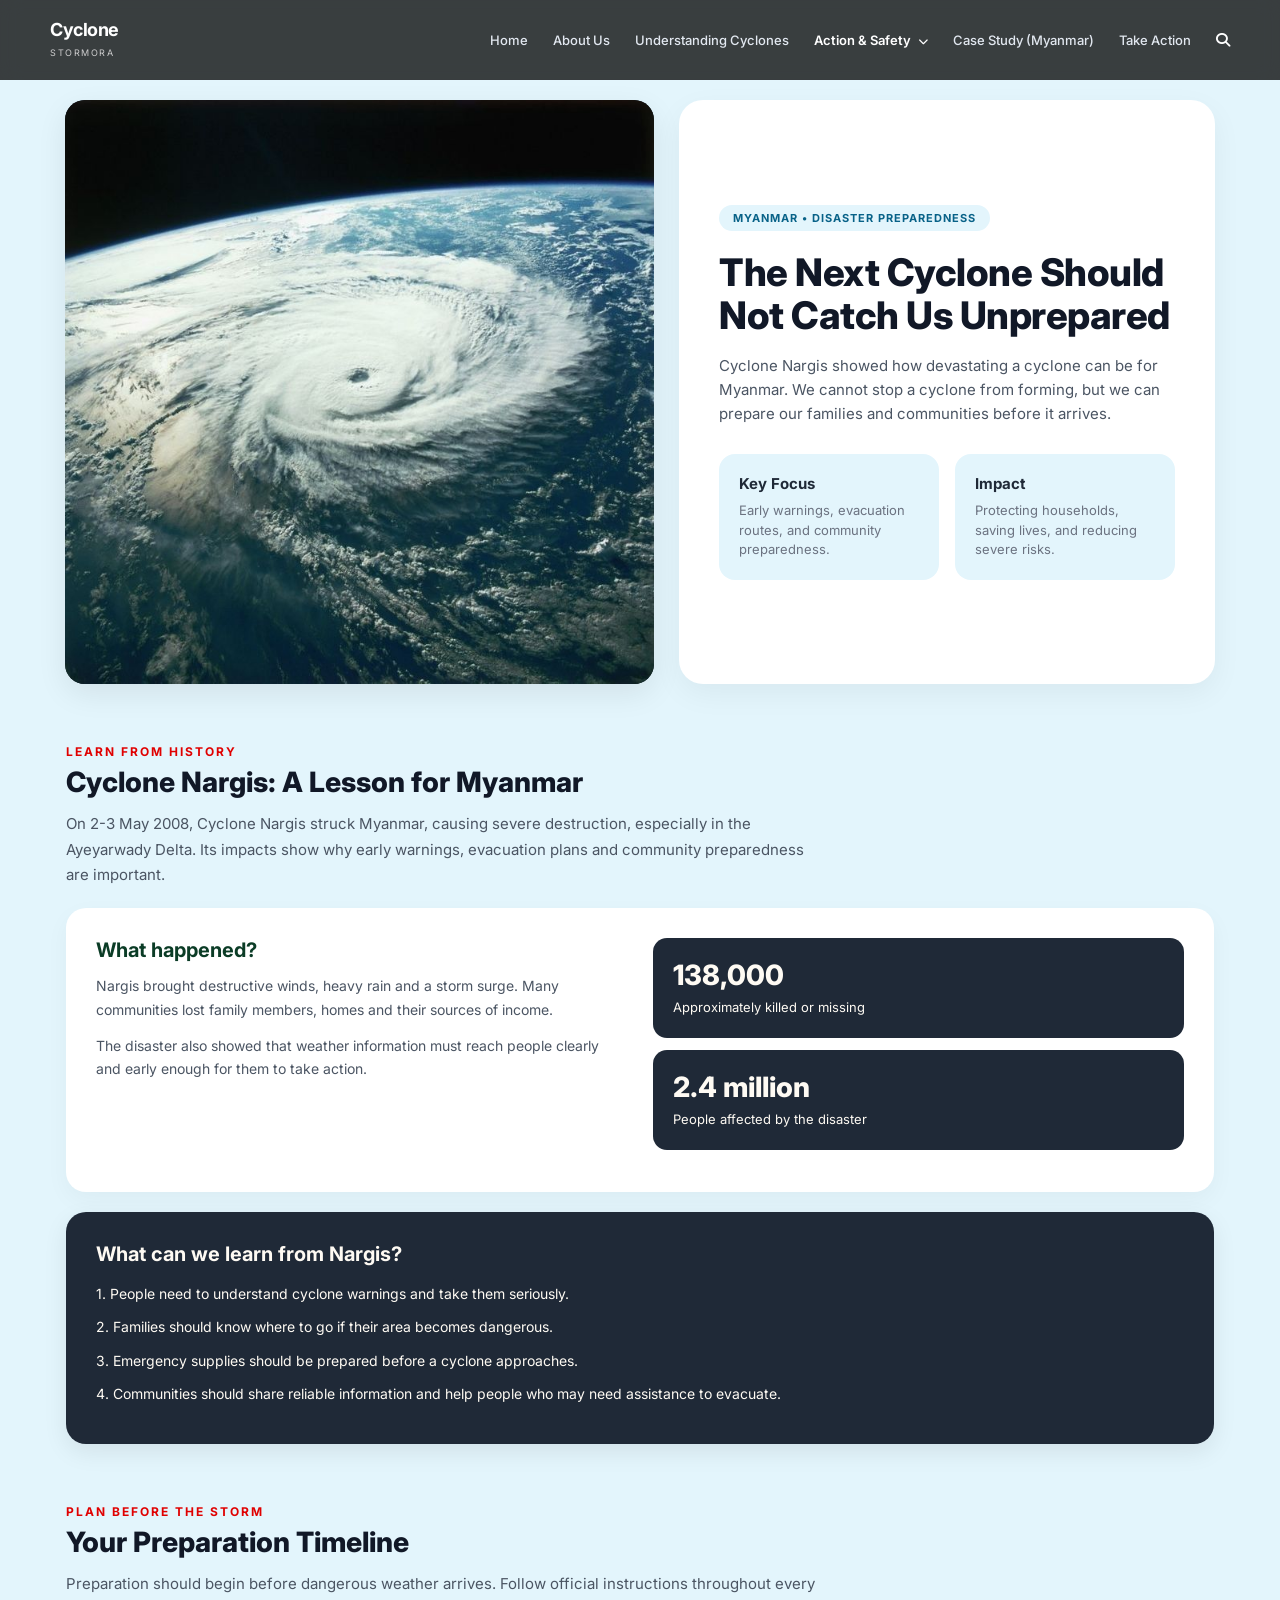
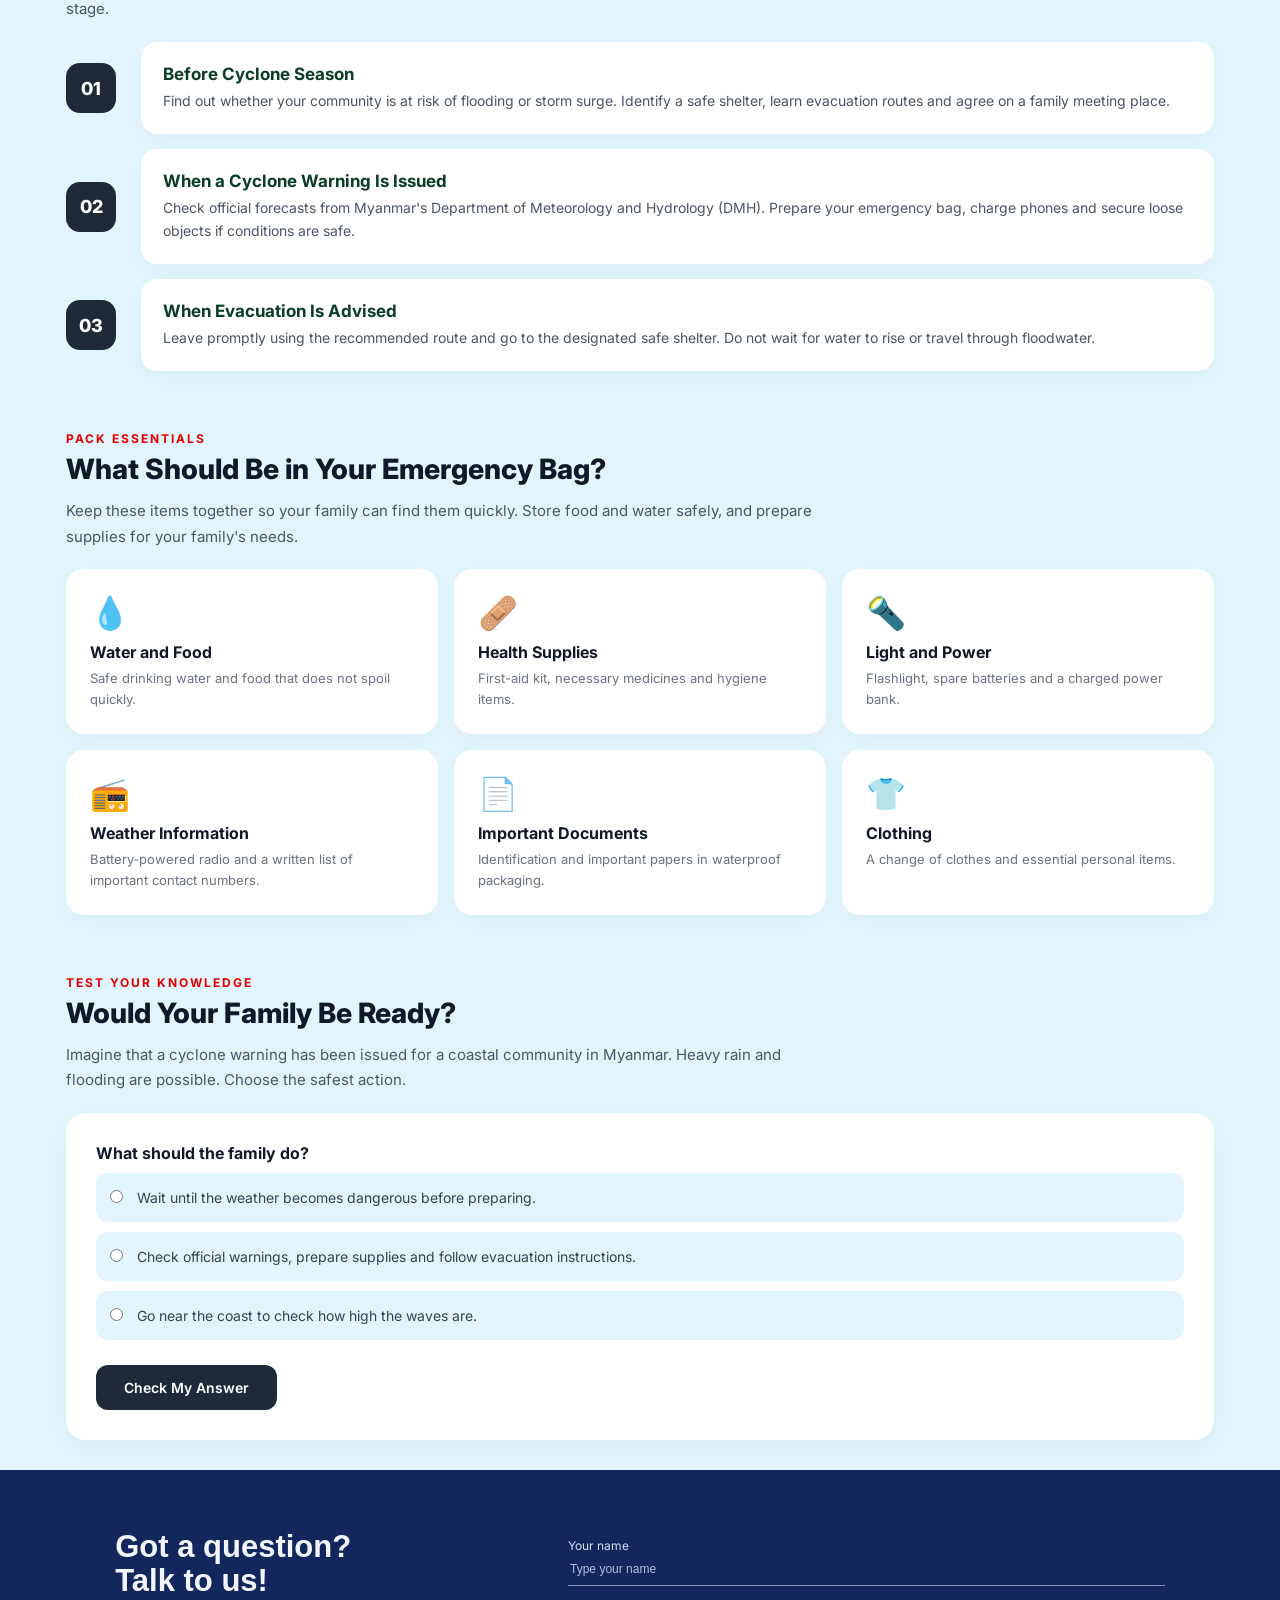
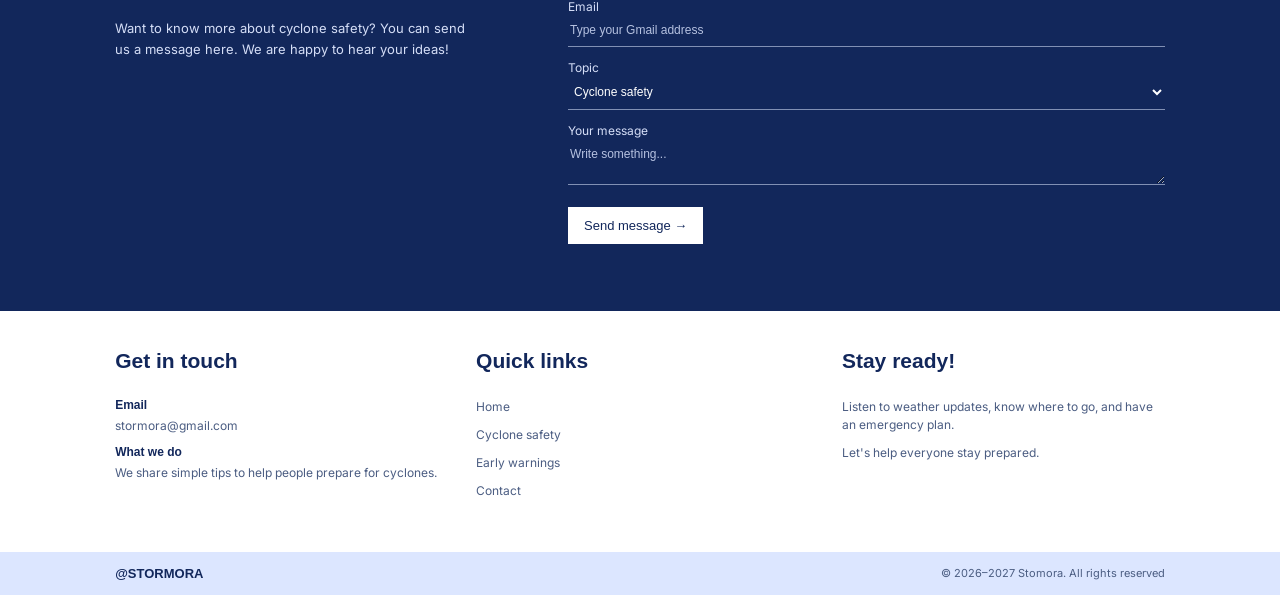
<file: cyclone_preparation.html>
<!DOCTYPE html>
<html lang="en">
<head>
    <meta charset="UTF-8">
    <meta name="viewport" content="width=device-width, initial-scale=1.0">
    <title>Cyclone Preparation - Stormora</title>
    <link href="https://fonts.googleapis.com/css2?family=Inter:wght@300;400;500;600;700;800&display=swap" rel="stylesheet">
    <link rel="stylesheet" href="https://cdnjs.cloudflare.com/ajax/libs/font-awesome/6.4.0/css/all.min.css">
    <link rel="stylesheet" href="cyclone_preparation.css">
    <link rel="icon" type="image/x-icon" href="icon.png">
</head>

<body>
    <header>
        <a href="index.html" class="logo-area">
            <div class="logo-text">
                <h1>Cyclone</h1>
                <span>Stormora</span>
            </div>
        </a>

        <nav>
            <ul>
                <li><a href="index.html">Home</a></li>

                <li><a href="aboutus.html">About Us</a></li>

                <li><a href="understanding.html">Understanding Cyclones</a></li>

                <li class="dropdown active">
                    <button class="dropbtn active" type="button">
                        Action &amp; Safety
                        <i class="fa-solid fa-chevron-down" style="font-size: 10px; margin-left: 4px;"></i>
                    </button>

                    <ul class="dropdown-menu">
                        <li><a href="warningsystem.html">Early Warning Systems</a></li>
                        <li><a href="cyclone_preparation.html">Disaster Preparation</a></li>
                        <li><a href="prevention.html">Prevention &amp; Risk Reduction</a></li>
                    </ul>
                </li>

                <li><a href="casestudy.html">Case Study (Myanmar)</a></li>

                <li><a href="takeaction.html">Take Action</a></li>

                <li class="search-container">
                    <button
                        type="button"
                        class="search-toggle"
                        id="searchToggle"
                        aria-label="Open page search"
                        aria-expanded="false">

                        <i class="fa-solid fa-magnifying-glass search-icon"></i>
                    </button>

                    <div class="search-panel" id="searchPanel">
                        <div class="search-input-wrapper">
                            <input
                                type="search"
                                id="pageSearch"
                                placeholder="Search pages..."
                                autocomplete="off"
                                aria-label="Search website pages">
                        </div>

                        <ul class="search-results" id="searchResults">
                            <li data-name="Homepage">
                                <a href="index.html">Home</a>
                            </li>

                            <li data-name="About Us">
                                <a href="aboutus.html">About Us</a>
                            </li>

                            <li data-name="Understanding Cyclones">
                                <a href="understanding.html">Understanding Cyclones</a>
                            </li>

                            <li data-name="Early Warning Systems">
                                <a href="warningsystem.html">Early Warning Systems</a>
                            </li>

                            <li data-name="Disaster Preparation">
                                <a href="cyclone_preparation.html">Disaster Preparation</a>
                            </li>

                            <li data-name="Prevention and Risk Reduction">
                                <a href="prevention.html">Prevention &amp; Risk Reduction</a>
                            </li>

                            <li data-name="Case Study Myanmar">
                                <a href="casestudy.html">Case Study (Myanmar)</a>
                            </li>

                            <li data-name="Take Action">
                                <a href="takeaction.html">Take Action</a>
                            </li>
                        </ul>

                        <p class="no-results" id="noResults">
                            No pages found.
                        </p>
                    </div>
                </li>
            </ul>
        </nav>
    </header>

    <div class="hero-container">
        <div class="hero-layout">

            <div class="hero-image-box">
                <img src="teree.jpg" alt="Storm Preparation">
            </div>

            <div class="hero-content-card">
                <div class="pill-badge">Myanmar • Disaster Preparedness</div>

                <h1>The Next Cyclone Should Not Catch Us Unprepared</h1>

                <p class="main-desc">
                    Cyclone Nargis showed how devastating a cyclone can be for Myanmar. We cannot stop a cyclone from forming, but we can prepare our families and communities before it arrives.
                </p>

                <div class="hero-subcards">
                    <div class="subcard">
                        <h4>Key Focus</h4>
                        <p>Early warnings, evacuation routes, and community preparedness.</p>
                    </div>

                    <div class="subcard">
                        <h4>Impact</h4>
                        <p>Protecting households, saving lives, and reducing severe risks.</p>
                    </div>
                </div>
            </div>

        </div>
    </div>

    <section class="section">
        <p class="small-title">LEARN FROM HISTORY</p>
        <h2>Cyclone Nargis: A Lesson for Myanmar</h2>

        <p class="intro">
            On 2-3 May 2008, Cyclone Nargis struck Myanmar, causing severe destruction, especially in the Ayeyarwady Delta. Its impacts show why early warnings, evacuation plans and community preparedness are important.
        </p>

        <div class="nargis">
            <div>
                <h3>What happened?</h3>

                <p>
                    Nargis brought destructive winds, heavy rain and a storm surge. Many communities lost family members, homes and their sources of income.
                </p>

                <p>
                    The disaster also showed that weather information must reach people clearly and early enough for them to take action.
                </p>
            </div>

            <div>
                <div class="fact">
                    <h3>138,000</h3>
                    <p>Approximately killed or missing</p>
                </div>

                <div class="fact">
                    <h3>2.4 million</h3>
                    <p>People affected by the disaster</p>
                </div>
            </div>
        </div>

        <div class="lesson">
            <h3>What can we learn from Nargis?</h3>
            <p>1. People need to understand cyclone warnings and take them seriously.</p>
            <p>2. Families should know where to go if their area becomes dangerous.</p>
            <p>3. Emergency supplies should be prepared before a cyclone approaches.</p>
            <p>4. Communities should share reliable information and help people who may need assistance to evacuate.</p>
        </div>
    </section>

    <section class="section">
        <p class="small-title">PLAN BEFORE THE STORM</p>
        <h2>Your Preparation Timeline</h2>

        <p class="intro">
            Preparation should begin before dangerous weather arrives. Follow official instructions throughout every stage.
        </p>

        <div class="timeline">

            <div class="stage">
                <div class="number">01</div>

                <div class="stage-content">
                    <h3>Before Cyclone Season</h3>
                    <p>
                        Find out whether your community is at risk of flooding or storm surge. Identify a safe shelter, learn evacuation routes and agree on a family meeting place.
                    </p>
                </div>
            </div>

            <div class="stage">
                <div class="number">02</div>

                <div class="stage-content">
                    <h3>When a Cyclone Warning Is Issued</h3>
                    <p>
                        Check official forecasts from Myanmar's Department of Meteorology and Hydrology (DMH). Prepare your emergency bag, charge phones and secure loose objects if conditions are safe.
                    </p>
                </div>
            </div>

            <div class="stage">
                <div class="number">03</div>

                <div class="stage-content">
                    <h3>When Evacuation Is Advised</h3>
                    <p>
                        Leave promptly using the recommended route and go to the designated safe shelter. Do not wait for water to rise or travel through floodwater.
                    </p>
                </div>
            </div>

        </div>
    </section>

    <section class="section">
        <p class="small-title">PACK ESSENTIALS</p>
        <h2>What Should Be in Your Emergency Bag?</h2>

        <p class="intro">
            Keep these items together so your family can find them quickly. Store food and water safely, and prepare supplies for your family's needs.
        </p>

        <div class="kit-grid">

            <div class="kit">
                <div class="emoji">💧</div>
                <h3>Water and Food</h3>
                <p>Safe drinking water and food that does not spoil quickly.</p>
            </div>

            <div class="kit">
                <div class="emoji">🩹</div>
                <h3>Health Supplies</h3>
                <p>First-aid kit, necessary medicines and hygiene items.</p>
            </div>

            <div class="kit">
                <div class="emoji">🔦</div>
                <h3>Light and Power</h3>
                <p>Flashlight, spare batteries and a charged power bank.</p>
            </div>

            <div class="kit">
                <div class="emoji">📻</div>
                <h3>Weather Information</h3>
                <p>Battery-powered radio and a written list of important contact numbers.</p>
            </div>

            <div class="kit">
                <div class="emoji">📄</div>
                <h3>Important Documents</h3>
                <p>Identification and important papers in waterproof packaging.</p>
            </div>

            <div class="kit">
                <div class="emoji">👕</div>
                <h3>Clothing</h3>
                <p>A change of clothes and essential personal items.</p>
            </div>

        </div>
    </section>

    <section class="section">
        <p class="small-title">TEST YOUR KNOWLEDGE</p>
        <h2>Would Your Family Be Ready?</h2>

        <p class="intro">
            Imagine that a cyclone warning has been issued for a coastal community in Myanmar. Heavy rain and flooding are possible. Choose the safest action.
        </p>

        <div class="interactive">
            <p style="font-weight: 700; margin-bottom: 10px; color: #111827;">
                What should the family do?
            </p>

            <label>
                <input type="radio" name="answer" value="a">
                Wait until the weather becomes dangerous before preparing.
            </label>

            <label>
                <input type="radio" name="answer" value="b">
                Check official warnings, prepare supplies and follow evacuation instructions.
            </label>

            <label>
                <input type="radio" name="answer" value="c">
                Go near the coast to check how high the waves are.
            </label>

            <button onclick="checkAnswer()">Check My Answer</button>

            <div id="result"></div>
        </div>
    </section>

  <section class="stormora-contact-page" id="contact">

        <div class="contact-top">

            <div class="contact-words">
                <h2>Got a question?<br>Talk to us!</h2>

                <p>
                    Want to know more about cyclone safety?
                    You can send us a message here. We are happy
                    to hear your ideas!
                </p>
            </div>

            <form class="contact-form" id="contact-form">

                <label for="name">Your name</label>
                <input
                    id="name"
                    type="text"
                    placeholder="Type your name"
                    required>

                <label for="email">Email</label>
                <input
                    id="email"
                    type="email"
                    placeholder="Type your Gmail address"
                    pattern="[a-zA-Z0-9._%+-]+@gmail\.com"
                    title="Please enter a valid Gmail address ending in @gmail.com"
                    required>

                <label for="topic">Topic</label>
                <select id="topic">
                    <option>Cyclone safety</option>
                    <option>Warning systems</option>
                    <option>School project</option>
                    <option>Other</option>
                </select>

                <label for="message">Your message</label>
                <textarea
                    id="message"
                    rows="2"
                    placeholder="Write something..."
                    required></textarea>

                <button type="submit">Send message →</button>

                <p id="reply" aria-live="polite"></p>

            </form>

        </div>

        <div class="contact-bottom">

            <div>
                <h2>Get in touch</h2>

                <h4>Email</h4>
                <p>stormora@gmail.com</p>

                <h4>What we do</h4>
                <p>We share simple tips to help people prepare for cyclones.</p>
            </div>

            <div>
                <h2>Quick links</h2>

                <p><a href="index.html">Home</a></p>
                <p><a href="understanding.html">Cyclone safety</a></p>
                <p><a href="warningsystem.html">Early warnings</a></p>
                <p><a href="#contact-form">Contact</a></p>
            </div>

            <div class="last">
                <h2>Stay ready!</h2>

                <p>
                    Listen to weather updates, know where to go,
                    and have an emergency plan.
                </p>

                <p>Let's help everyone stay prepared.</p>
            </div>

        </div>

        <div class="contact-footer">
            <h3>@STORMORA</h3>
            <p>© 2026–2027 Stomora. All rights reserved</p>
        </div>

    </section>

    <script>
        const searchToggle = document.getElementById("searchToggle");
        const searchPanel = document.getElementById("searchPanel");
        const pageSearch = document.getElementById("pageSearch");
        const searchResults = document.getElementById("searchResults");

        searchToggle.addEventListener("click", function (event) {
            event.stopPropagation();

            const isOpen = searchPanel.classList.toggle("show");

            searchToggle.setAttribute("aria-expanded", isOpen);

            if (isOpen) {
                pageSearch.focus();
            } else {
                pageSearch.value = "";
                filterPages("");
            }
        });

        function filterPages(searchValue) {
            const pages = searchResults.querySelectorAll("li:not(.no-results)");
            let matches = 0;

            pages.forEach(function (page) {
                const pageName = page.textContent.toLowerCase();

                if (pageName.includes(searchValue)) {
                    page.style.display = "block";
                    matches++;
                } else {
                    page.style.display = "none";
                }
            });

            const oldMessage = searchResults.querySelector(".no-results");

            if (oldMessage) {
                oldMessage.remove();
            }

            if (matches === 0) {
                const message = document.createElement("li");
                message.className = "no-results";
                message.textContent = "No pages found.";
                searchResults.appendChild(message);
            }
        }

        pageSearch.addEventListener("input", function () {
            filterPages(pageSearch.value.toLowerCase().trim());
        });

        document.addEventListener("click", function (event) {
            if (!event.target.closest(".search-container")) {
                searchPanel.classList.remove("show");
                searchToggle.setAttribute("aria-expanded", "false");
            }
        });

        document.addEventListener("keydown", function (event) {
            if (event.key === "Escape") {
                searchPanel.classList.remove("show");
                searchToggle.setAttribute("aria-expanded", "false");
            }
        });

        const contactForm = document.getElementById("contact-form");
        const reply = document.getElementById("reply");

        contactForm.addEventListener("submit", function (event) {
            event.preventDefault();

            const name = document.getElementById("name").value.trim();
            const email = document.getElementById("email").value.trim();

            const gmailPattern = /^[a-zA-Z0-9._%+-]+@gmail\.com$/i;

            if (!gmailPattern.test(email)) {
                reply.textContent = "Please enter a valid Gmail address ending in @gmail.com.";
                return;
            }

            reply.textContent = "Thanks " + name + "! Message received.";

            contactForm.reset();
        });
    </script>

</body>
</html>
</file>
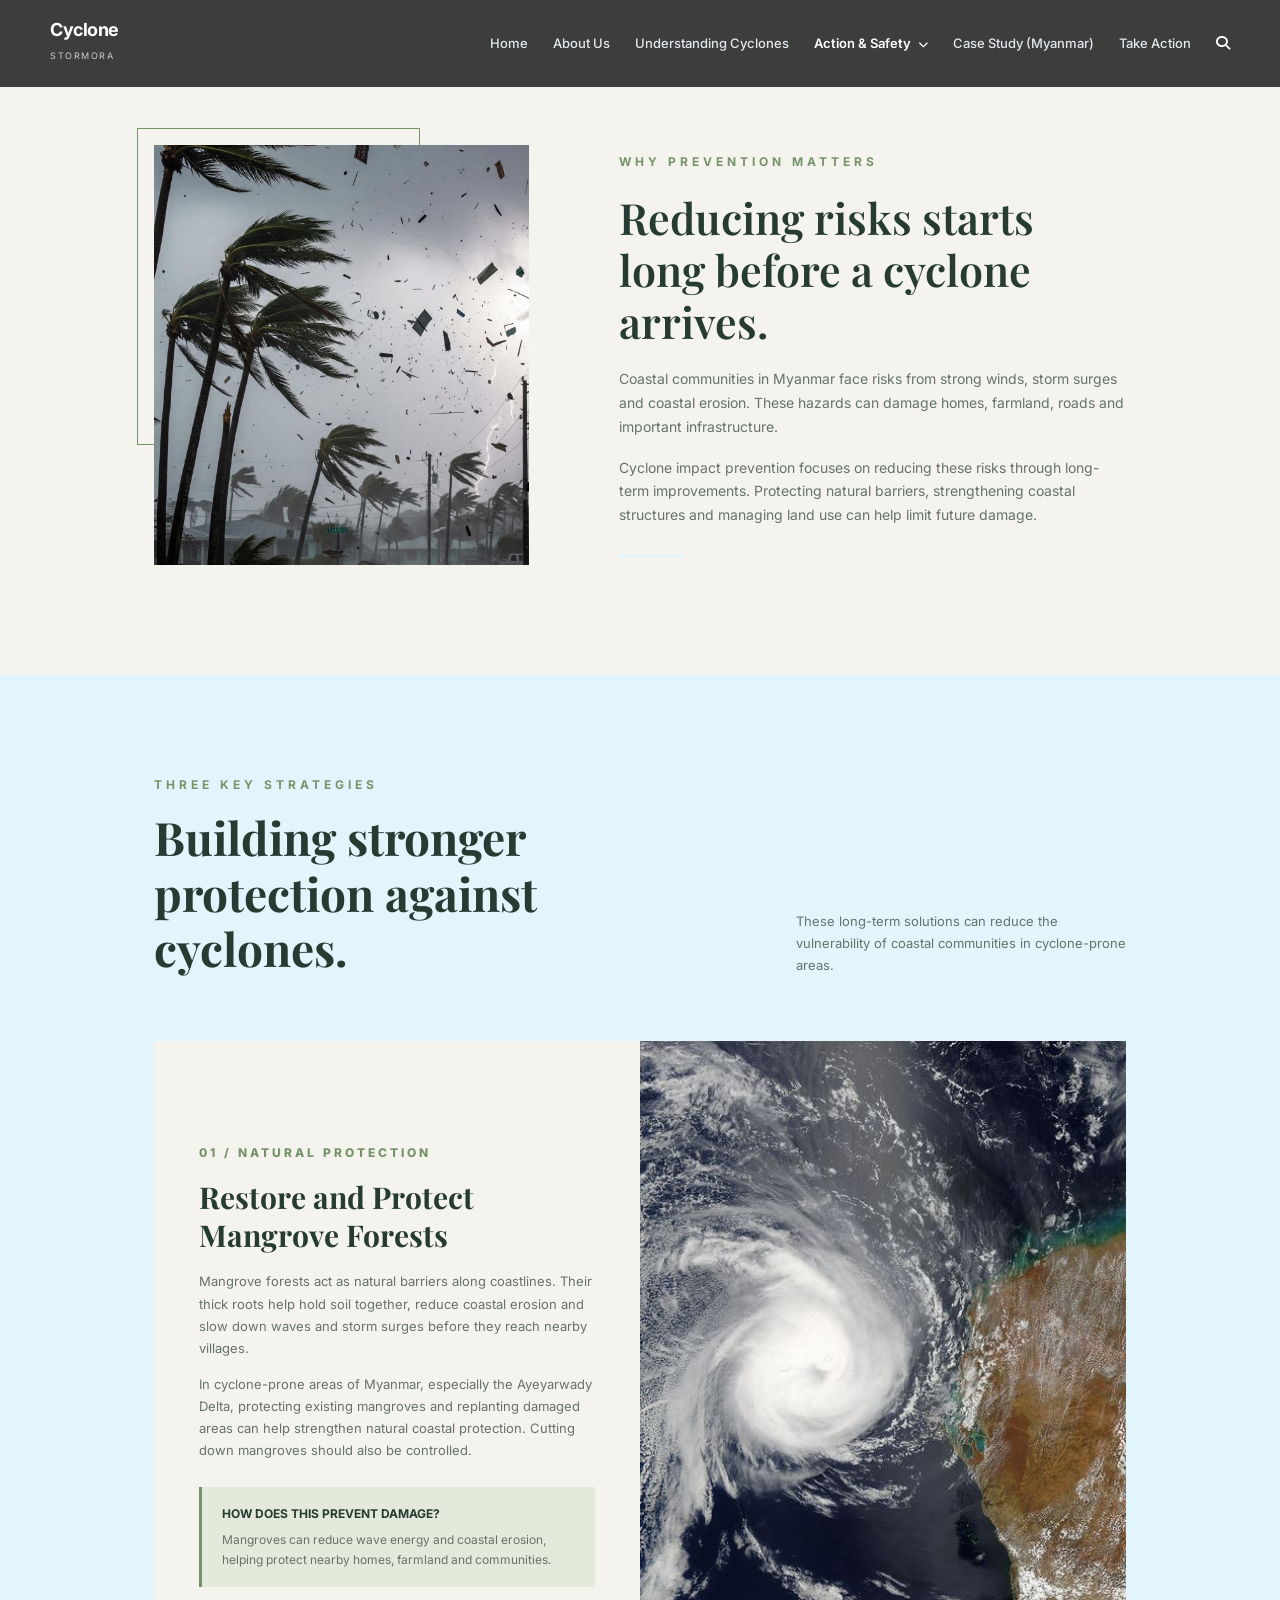
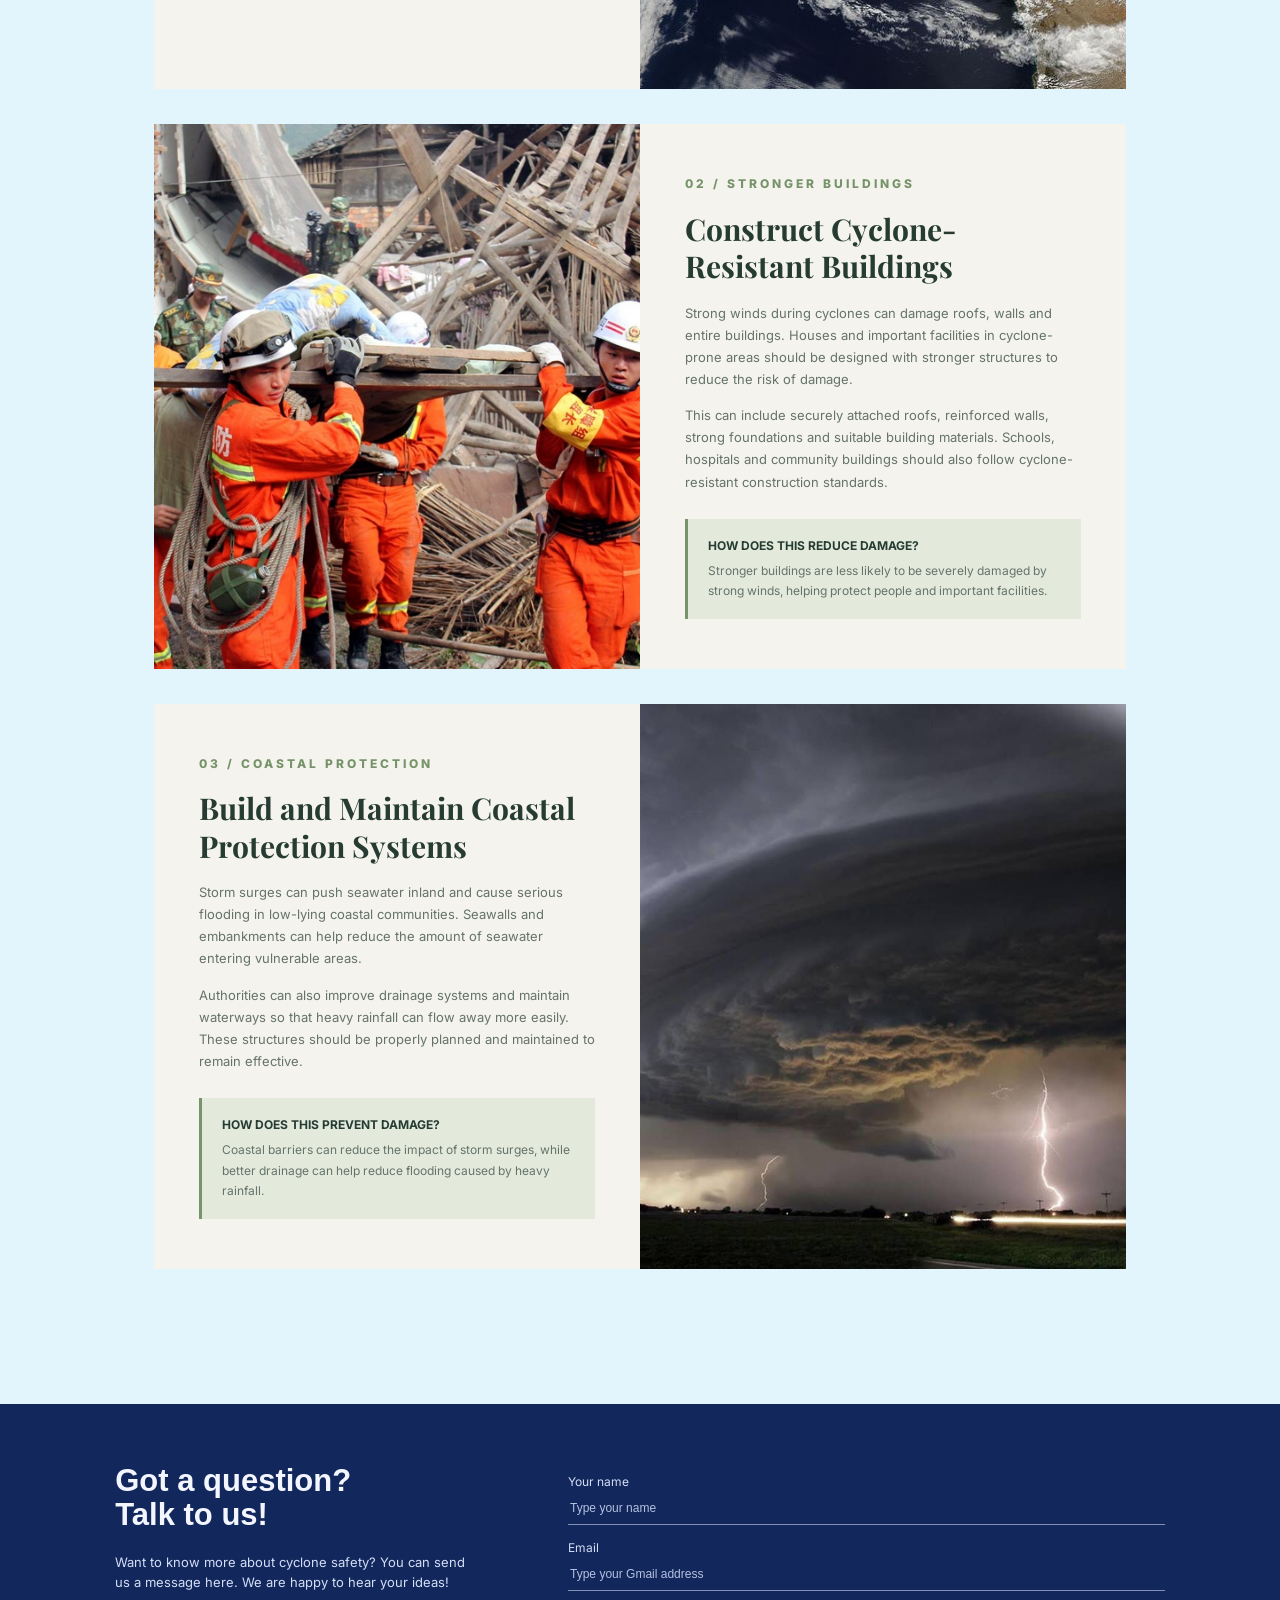
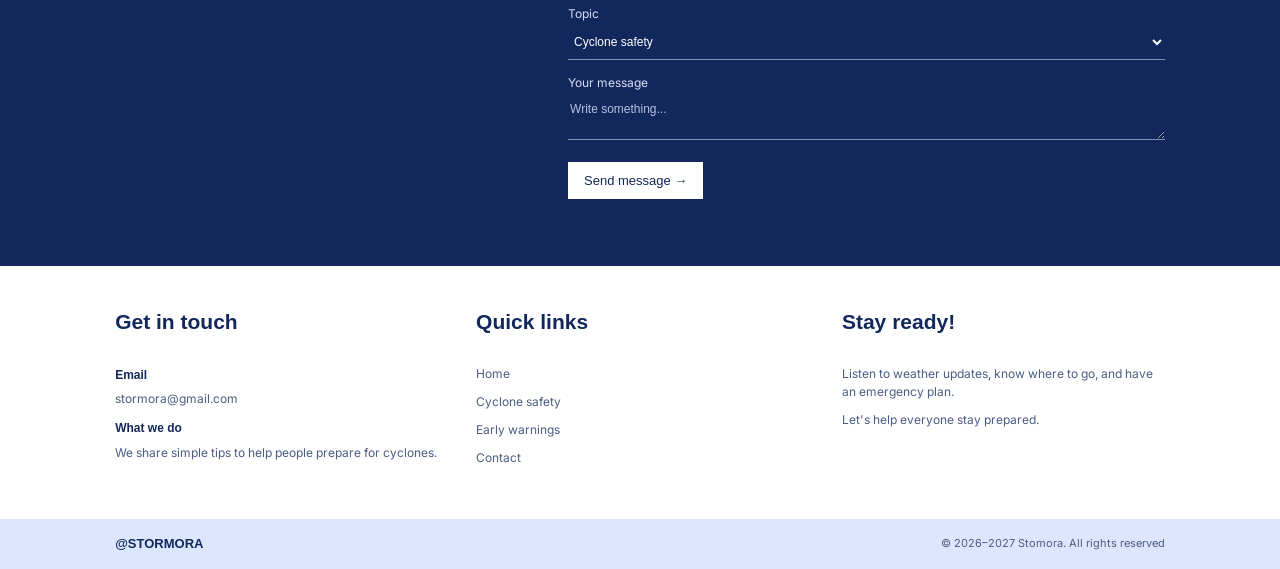
<file: prevention.html>
<!DOCTYPE html>
<html lang="en">
<head>
    <meta charset="UTF-8">
    <meta name="viewport" content="width=device-width, initial-scale=1.0">
    <title>Prevention - Stormora</title>
    <link href="https://fonts.googleapis.com/css2?family=Inter:wght@300;400;500;600;700;800&family=Playfair+Display:wght@500;600;700&display=swap" rel="stylesheet">
    <link rel="stylesheet" href="https://cdnjs.cloudflare.com/ajax/libs/font-awesome/6.4.0/css/all.min.css">
    <link rel="stylesheet" href="prevention.css">
    <link rel="icon" type="image/x-icon" href="icon.png">
</head>

<body>
    <header>
        <a href="index.html" class="logo-area">
            <div class="logo-text">
                <h1>Cyclone</h1>
                <span>Stormora</span>
            </div>
        </a>

        <nav>
            <ul>
                <li><a href="index.html">Home</a></li>
                <li><a href="aboutus.html">About Us</a></li>
                <li><a href="understanding.html">Understanding Cyclones</a></li>
                <li class="dropdown active">
                    <button class="dropbtn active" type="button">
                        Action &amp; Safety
                        <i class="fa-solid fa-chevron-down" style="font-size: 10px; margin-left: 4px;"></i>
                    </button>
                    <ul class="dropdown-menu">
                        <li><a href="warningsystem.html">Early Warning Systems</a></li>
                        <li><a href="cyclone_preparation.html">Disaster Preparation</a></li>
                        <li><a href="prevention.html">Prevention &amp; Risk Reduction</a></li>
                    </ul>
                </li>

                <li><a href="casestudy.html">Case Study (Myanmar)</a></li>
                <li><a href="takeaction.html">Take Action</a></li>

                <li class="search-container">
                    <button
                        type="button"
                        class="search-toggle"
                        id="searchToggle"
                        aria-label="Open page search"
                        aria-expanded="false">
                        <i class="fa-solid fa-magnifying-glass search-icon"></i>
                    </button>

                    <div class="search-panel" id="searchPanel">
                        <div class="search-input-wrapper">
                            <input
                                type="search"
                                id="pageSearch"
                                placeholder="Search pages..."
                                autocomplete="off"
                                aria-label="Search website pages">
                        </div>

                        <ul class="search-results" id="searchResults">
                            <li data-name="Homepage">
                                <a href="index.html">Home</a>
                            </li>
                            <li data-name="About Us">
                                <a href="aboutus.html">About Us</a>
                            </li>
                            <li data-name="Understanding Cyclones">
                                <a href="understanding.html">Understanding Cyclones</a>
                            </li>
                            <li data-name="Early Warning Systems">
                                <a href="warningsystem.html">Early Warning Systems</a>
                            </li>
                            <li data-name="Disaster Preparation">
                                <a href="cyclone_preparation.html">Disaster Preparation</a>
                            </li>
                            <li data-name="Prevention and Risk Reduction">
                                <a href="prevention.html">Prevention &amp; Risk Reduction</a>
                            </li>
                            <li data-name="Case Study Myanmar">
                                <a href="casestudy.html">Case Study (Myanmar)</a>
                            </li>
                            <li data-name="Take Action">
                                <a href="takeaction.html">Take Action</a>
                            </li>
                        </ul>

                        <p class="no-results" id="noResults">
                            No pages found.
                        </p>
                    </div>
                </li>
            </ul>
        </nav>
    </header>

    <section class="introduction">
        <div class="intro-image">
            <img src="cyclone5.jpg" alt="Natural landscape">
        </div>
        <div class="intro-text">
            <div class="eyebrow">WHY PREVENTION MATTERS</div>
            <h2>Reducing risks starts long before a cyclone arrives.</h2>
            <p>
                Coastal communities in Myanmar face risks from
                strong winds, storm surges and coastal erosion.
                These hazards can damage homes, farmland,
                roads and important infrastructure.
            </p>
            <p>
                Cyclone impact prevention focuses on reducing
                these risks through long-term improvements.
                Protecting natural barriers, strengthening
                coastal structures and managing land use
                can help limit future damage.
            </p>
            <div class="intro-line"></div>
        </div>
    </section>

    <section class="strategies" id="strategies">
        <div class="section-heading">
            <div>
                <div class="eyebrow">THREE KEY STRATEGIES</div>
                <h2>Building stronger protection against cyclones.</h2>
            </div>
            <p>
                These long-term solutions can reduce the vulnerability
                of coastal communities in cyclone-prone areas.
            </p>
        </div>

        <div class="strategy">
            <div class="strategy-image">
                <img src="nasa.jpg" alt="Forest and trees">
            </div>
            <div class="strategy-content">
                <div class="strategy-number">01 / NATURAL PROTECTION</div>
                <h3>Restore and Protect Mangrove Forests</h3>
                <p>
                    Mangrove forests act as natural barriers along coastlines.
                    Their thick roots help hold soil together, reduce coastal
                    erosion and slow down waves and storm surges before they
                    reach nearby villages.
                </p>
                <p>
                    In cyclone-prone areas of Myanmar, especially the
                    Ayeyarwady Delta, protecting existing mangroves and
                    replanting damaged areas can help strengthen natural
                    coastal protection. Cutting down mangroves should
                    also be controlled.
                </p>
                <div class="impact">
                    <strong>HOW DOES THIS PREVENT DAMAGE?</strong>
                    <p>
                        Mangroves can reduce wave energy and coastal erosion,
                        helping protect nearby homes, farmland and communities.
                    </p>
                </div>
            </div>
        </div>

        <div class="strategy">
            <div class="strategy-image">
                <img src="coll1.jpg" alt="Strong buildings and infrastructure">
            </div>

            <div class="strategy-content">
                <div class="strategy-number">02 / STRONGER BUILDINGS</div>
                <h3>Construct Cyclone-Resistant Buildings</h3>
                <p>
                    Strong winds during cyclones can damage roofs, walls
                    and entire buildings. Houses and important facilities
                    in cyclone-prone areas should be designed with stronger
                    structures to reduce the risk of damage.
                </p>
                <p>
                    This can include securely attached roofs, reinforced
                    walls, strong foundations and suitable building
                    materials. Schools, hospitals and community buildings
                    should also follow cyclone-resistant construction
                    standards.
                </p>
                <div class="impact">
                    <strong>HOW DOES THIS REDUCE DAMAGE?</strong>
                    <p>
                        Stronger buildings are less likely to be severely
                        damaged by strong winds, helping protect people
                        and important facilities.
                    </p>
                </div>
            </div>
        </div>

        <div class="strategy">
            <div class="strategy-image">
                <img src="thunder.jpg" alt="Green landscape">
            </div>
            <div class="strategy-content">
                <div class="strategy-number">03 / COASTAL PROTECTION</div>
                <h3>Build and Maintain Coastal Protection Systems</h3>
                <p>
                    Storm surges can push seawater inland and cause
                    serious flooding in low-lying coastal communities.
                    Seawalls and embankments can help reduce the amount
                    of seawater entering vulnerable areas.
                </p>
                <p>
                    Authorities can also improve drainage systems
                    and maintain waterways so that heavy rainfall
                    can flow away more easily. These structures
                    should be properly planned and maintained
                    to remain effective.
                </p>
                <div class="impact">
                    <strong>HOW DOES THIS PREVENT DAMAGE?</strong>
                    <p>
                        Coastal barriers can reduce the impact of storm surges,
                        while better drainage can help reduce flooding
                        caused by heavy rainfall.
                    </p>
                </div>
            </div>
        </div>
    </section>


  <section class="stormora-contact-page" id="contact">

        <div class="contact-top">

            <div class="contact-words">
                <h2>Got a question?<br>Talk to us!</h2>

                <p>
                    Want to know more about cyclone safety?
                    You can send us a message here. We are happy
                    to hear your ideas!
                </p>
            </div>

            <form class="contact-form" id="contact-form">

                <label for="name">Your name</label>
                <input
                    id="name"
                    type="text"
                    placeholder="Type your name"
                    required>

                <label for="email">Email</label>
                <input
                    id="email"
                    type="email"
                    placeholder="Type your Gmail address"
                    pattern="[a-zA-Z0-9._%+-]+@gmail\.com"
                    title="Please enter a valid Gmail address ending in @gmail.com"
                    required>

                <label for="topic">Topic</label>
                <select id="topic">
                    <option>Cyclone safety</option>
                    <option>Warning systems</option>
                    <option>School project</option>
                    <option>Other</option>
                </select>

                <label for="message">Your message</label>
                <textarea
                    id="message"
                    rows="2"
                    placeholder="Write something..."
                    required></textarea>

                <button type="submit">Send message →</button>

                <p id="reply" aria-live="polite"></p>

            </form>

        </div>

        <div class="contact-bottom">

            <div>
                <h2>Get in touch</h2>

                <h4>Email</h4>
                <p>stormora@gmail.com</p>

                <h4>What we do</h4>
                <p>We share simple tips to help people prepare for cyclones.</p>
            </div>

            <div>
                <h2>Quick links</h2>

                <p><a href="index.html">Home</a></p>
                <p><a href="understanding.html">Cyclone safety</a></p>
                <p><a href="warningsystem.html">Early warnings</a></p>
                <p><a href="#contact-form">Contact</a></p>
            </div>

            <div class="last">
                <h2>Stay ready!</h2>

                <p>
                    Listen to weather updates, know where to go,
                    and have an emergency plan.
                </p>

                <p>Let's help everyone stay prepared.</p>
            </div>

        </div>

        <div class="contact-footer">
            <h3>@STORMORA</h3>
            <p>© 2026–2027 Stomora. All rights reserved</p>
        </div>

    </section>

    <script>
        const searchToggle = document.getElementById("searchToggle");
        const searchPanel = document.getElementById("searchPanel");
        const pageSearch = document.getElementById("pageSearch");
        const searchResults = document.getElementById("searchResults");

        searchToggle.addEventListener("click", function (event) {
            event.stopPropagation();

            const isOpen = searchPanel.classList.toggle("show");

            searchToggle.setAttribute("aria-expanded", isOpen);

            if (isOpen) {
                pageSearch.focus();
            } else {
                pageSearch.value = "";
                filterPages("");
            }
        });

        function filterPages(searchValue) {
            const pages = searchResults.querySelectorAll("li:not(.no-results)");
            let matches = 0;

            pages.forEach(function (page) {
                const pageName = page.textContent.toLowerCase();

                if (pageName.includes(searchValue)) {
                    page.style.display = "block";
                    matches++;
                } else {
                    page.style.display = "none";
                }
            });

            const oldMessage = searchResults.querySelector(".no-results");

            if (oldMessage) {
                oldMessage.remove();
            }

            if (matches === 0) {
                const message = document.createElement("li");
                message.className = "no-results";
                message.textContent = "No pages found.";
                searchResults.appendChild(message);
            }
        }

        pageSearch.addEventListener("input", function () {
            filterPages(pageSearch.value.toLowerCase().trim());
        });

        document.addEventListener("click", function (event) {
            if (!event.target.closest(".search-container")) {
                searchPanel.classList.remove("show");
                searchToggle.setAttribute("aria-expanded", "false");
            }
        });

        document.addEventListener("keydown", function (event) {
            if (event.key === "Escape") {
                searchPanel.classList.remove("show");
                searchToggle.setAttribute("aria-expanded", "false");
            }
        });

        const contactForm = document.getElementById("contact-form");
        const reply = document.getElementById("reply");

        contactForm.addEventListener("submit", function (event) {
            event.preventDefault();

            const name = document.getElementById("name").value.trim();
            const email = document.getElementById("email").value.trim();

            const gmailPattern = /^[a-zA-Z0-9._%+-]+@gmail\.com$/i;

            if (!gmailPattern.test(email)) {
                reply.textContent = "Please enter a valid Gmail address ending in @gmail.com.";
                return;
            }

            reply.textContent = "Thanks " + name + "! Message received.";

            contactForm.reset();
        });
    </script>

</body>
</html>
</file>
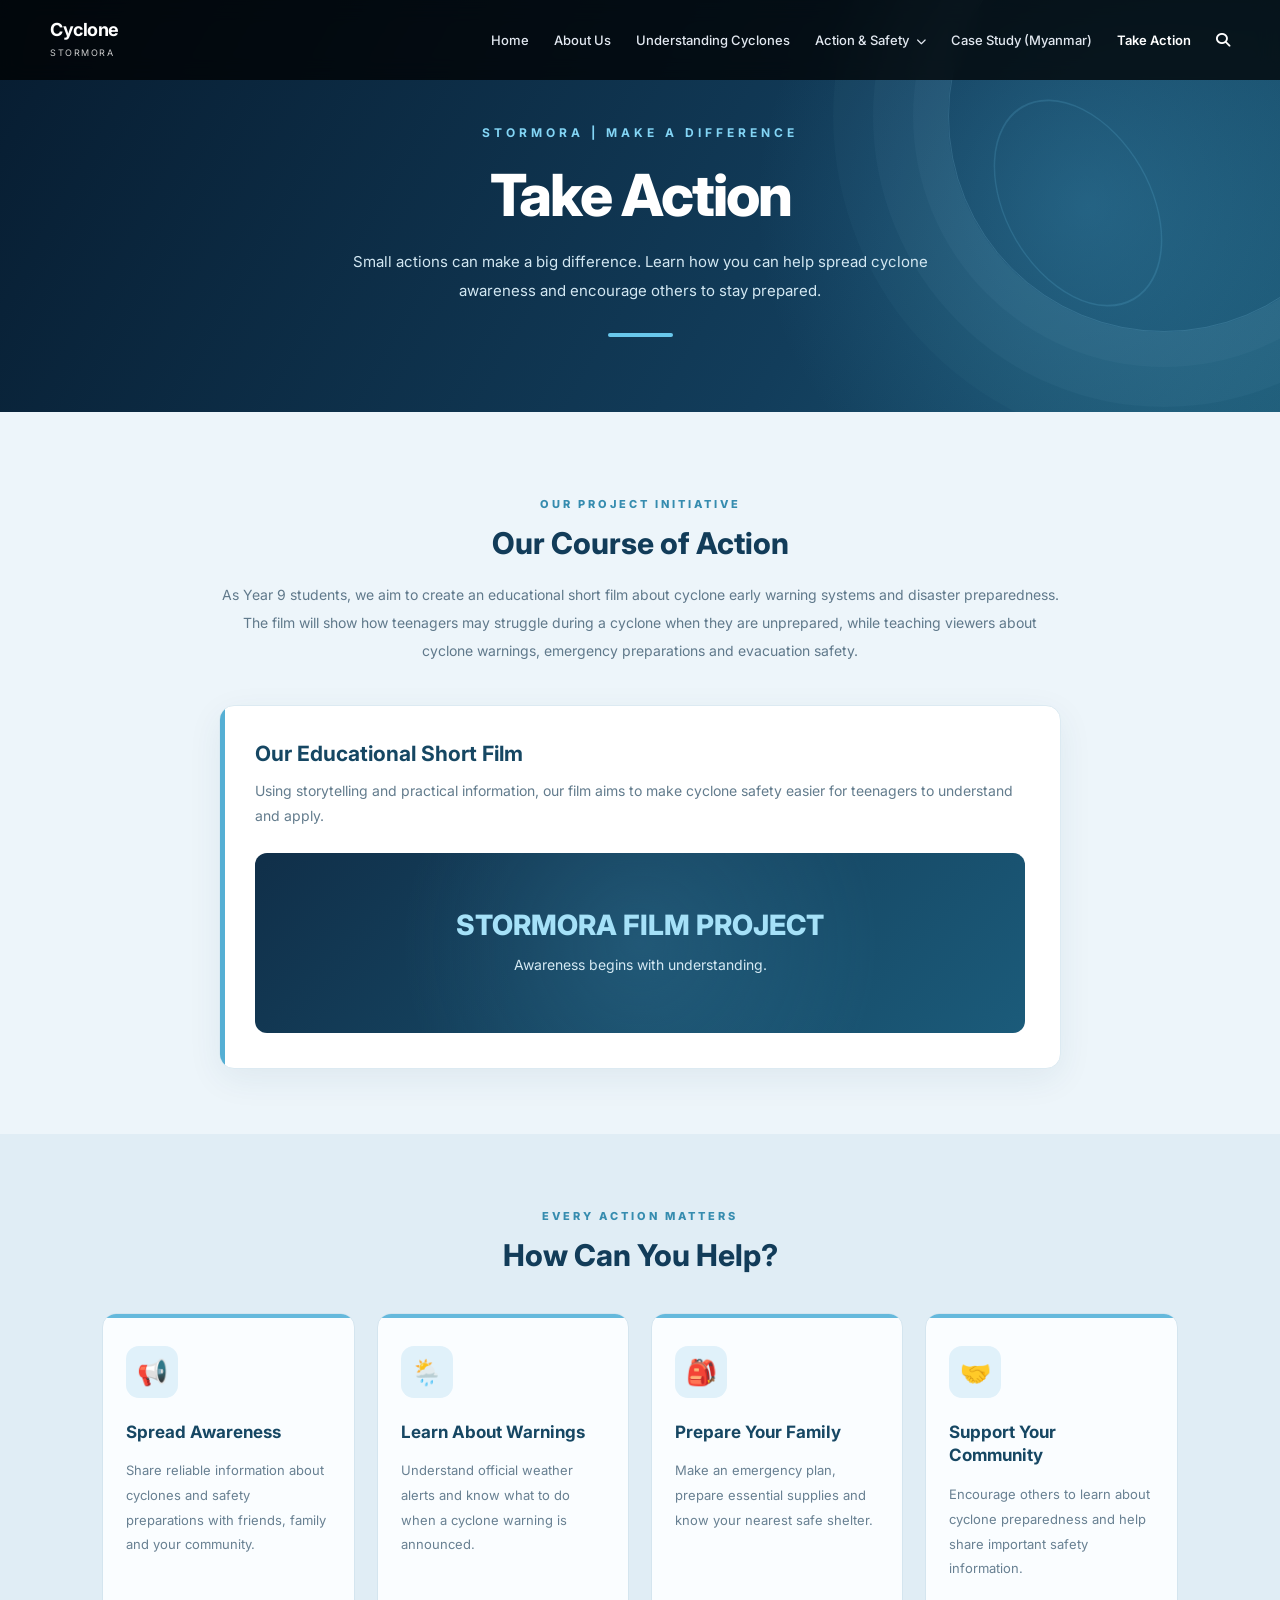
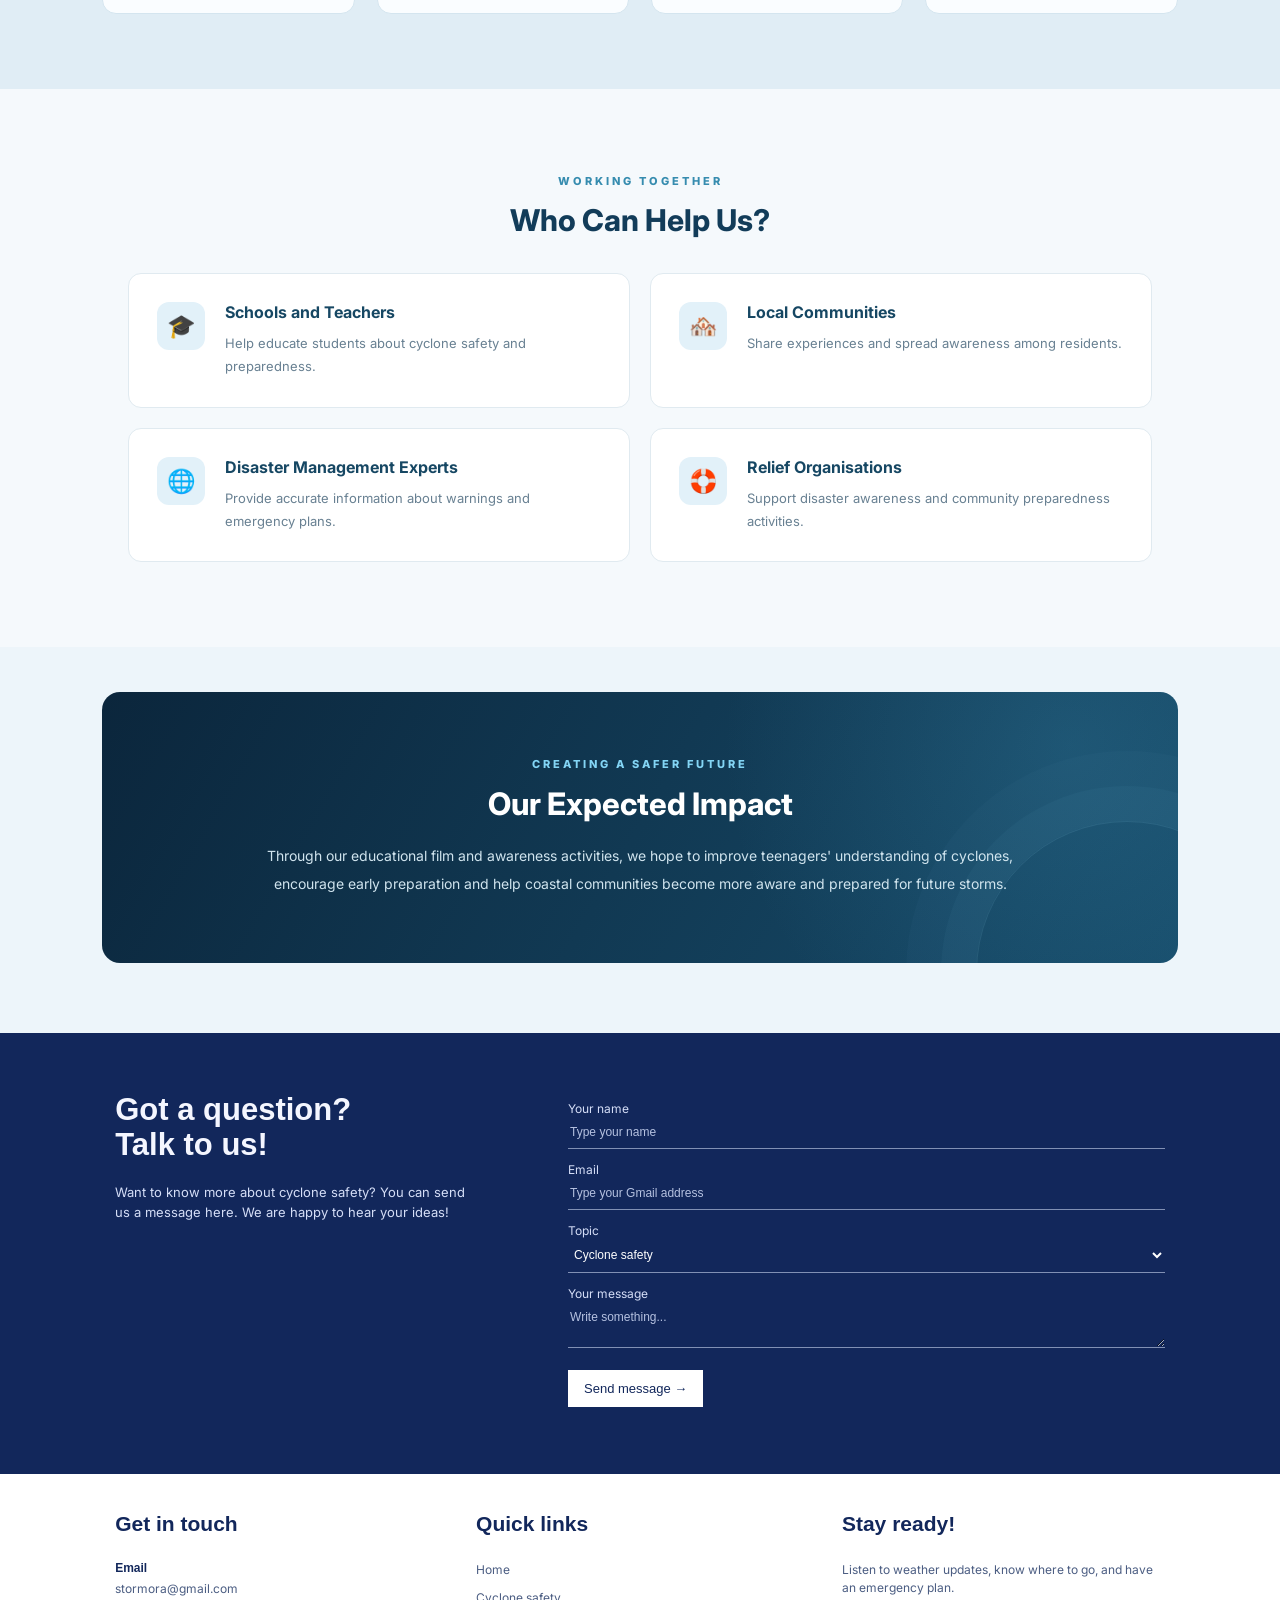
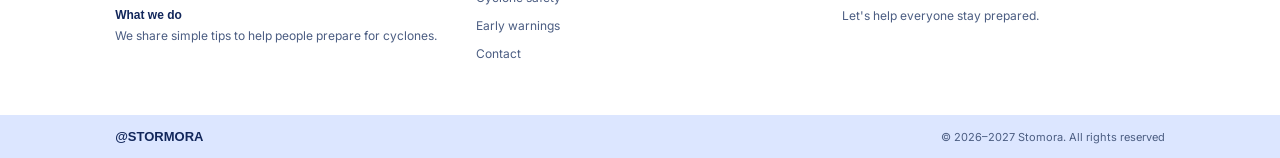
<file: takeaction.html>
<!DOCTYPE html>
<html lang="en">
<head>
    <meta charset="UTF-8">
    <meta name="viewport" content="width=device-width, initial-scale=1.0">
    <title>Take Action - Stormora</title>
    <link href="https://fonts.googleapis.com/css2?family=Inter:wght@300;400;500;600;700;800&display=swap" rel="stylesheet">
    <link rel="stylesheet" href="https://cdnjs.cloudflare.com/ajax/libs/font-awesome/6.4.0/css/all.min.css">
    <link rel="stylesheet" href="takeaction.css">
    <link rel="icon" type="image/x-icon" href="icon.png">
</head>

<body>
    <header>
        <a href="index.html" class="logo-area">
            <div class="logo-text">
                <h1>Cyclone</h1>
                <span>Stormora</span>
            </div>
        </a>

        <nav>
            <ul>
                <li><a href="index.html">Home</a></li>
                <li><a href="aboutus.html">About Us</a></li>
                <li><a href="understanding.html">Understanding Cyclones</a></li>

                <li class="dropdown">
                    <button class="dropbtn">
                        Action &amp; Safety
                        <i class="fa-solid fa-chevron-down" style="font-size: 10px; margin-left: 4px;"></i>
                    </button>

                    <ul class="dropdown-menu">
                        <li><a href="warningsystem.html">Early Warning Systems</a></li>
                        <li><a href="cyclone_preparation.html">Disaster Preparation</a></li>
                        <li><a href="prevention.html">Prevention &amp; Risk Reduction</a></li>
                    </ul>
                </li>

                <li><a href="casestudy.html">Case Study (Myanmar)</a></li>
                <li><a href="takeaction.html" class="active">Take Action</a></li>

                <!-- SEARCH BAR -->
                <li class="search-container">
                    <button type="button" class="search-toggle" id="searchToggle"
                        aria-label="Open page search" aria-expanded="false">
                        <i class="fa-solid fa-magnifying-glass search-icon"></i>
                    </button>

                    <div class="search-panel" id="searchPanel">
                        <div class="search-input-wrapper">
                            <input type="search" id="pageSearch"
                                placeholder="Search pages..."
                                autocomplete="off"
                                aria-label="Search website pages">
                        </div>

                        <ul class="search-results" id="searchResults">
                            <li data-name="Homepage"><a href="index.html">Home</a></li>
                            <li data-name="About Us"><a href="aboutus.html">About Us</a></li>
                            <li data-name="Understanding Cyclones"><a href="understanding.html">Understanding Cyclones</a></li>
                            <li data-name="Early Warning Systems"><a href="warningsystem.html">Early Warning Systems</a></li>
                            <li data-name="Disaster Preparation"><a href="cyclone_preparation.html">Disaster Preparation</a></li>
                            <li data-name="Prevention and Risk Reduction"><a href="prevention.html">Prevention &amp; Risk Reduction</a></li>
                            <li data-name="Case Study Myanmar"><a href="casestudy.html">Case Study (Myanmar)</a></li>
                            <li data-name="Take Action"><a href="takeaction.html">Take Action</a></li>
                        </ul>

                        <p class="no-results" id="noResults">No pages found.</p>
                    </div>
                </li>
            </ul>
        </nav>
    </header>

    <section id="action" class="take-action">
        <div class="action-heading">
            <div class="action-label">STORMORA | MAKE A DIFFERENCE</div>
            <h1>Take Action</h1>
            <p>
                Small actions can make a big difference.
                Learn how you can help spread cyclone awareness
                and encourage others to stay prepared.
            </p>

            <div class="heading-line"></div>
        </div>

        <div class="our-action">
            <div class="action-section-label">OUR PROJECT INITIATIVE</div>
            <h2>Our Course of Action</h2>

            <p>
                As Year 9 students, we aim to create an educational
                short film about cyclone early warning systems and
                disaster preparedness. The film will show how teenagers
                may struggle during a cyclone when they are unprepared,
                while teaching viewers about cyclone warnings,
                emergency preparations and evacuation safety.
            </p>

            <div class="film-box">
                <h3>Our Educational Short Film</h3>

                <p>
                    Using storytelling and practical information,
                    our film aims to make cyclone safety easier
                    for teenagers to understand and apply.
                </p>

                <div class="film-placeholder">
                    <span>STORMORA FILM PROJECT</span>
                    <p>Awareness begins with understanding.</p>
                </div>
            </div>
        </div>

        <div class="other-actions">
            <div class="action-section-label">EVERY ACTION MATTERS</div>

            <h2>How Can You Help?</h2>

            <div class="action-cards">
                <div class="action-card">
                    <div class="action-icon">📢</div>
                    <h3>Spread Awareness</h3>
                    <p>
                        Share reliable information about cyclones
                        and safety preparations with friends,
                        family and your community.
                    </p>
                </div>

                <div class="action-card">
                    <div class="action-icon">🌦️</div>
                    <h3>Learn About Warnings</h3>
                    <p>
                        Understand official weather alerts and
                        know what to do when a cyclone warning
                        is announced.
                    </p>
                </div>

                <div class="action-card">
                    <div class="action-icon">🎒</div>
                    <h3>Prepare Your Family</h3>
                    <p>
                        Make an emergency plan, prepare essential
                        supplies and know your nearest safe shelter.
                    </p>
                </div>

                <div class="action-card">
                    <div class="action-icon">🤝</div>
                    <h3>Support Your Community</h3>
                    <p>
                        Encourage others to learn about cyclone
                        preparedness and help share important
                        safety information.
                    </p>
                </div>
            </div>
        </div>

        <div class="stakeholders">
            <div class="action-section-label">WORKING TOGETHER</div>

            <h2>Who Can Help Us?</h2>

            <div class="stakeholder-list">
                <div class="stakeholder">
                    <div class="stakeholder-icon">🎓</div>
                    <div>
                        <h3>Schools and Teachers</h3>
                        <p>Help educate students about cyclone safety and preparedness.</p>
                    </div>
                </div>

                <div class="stakeholder">
                    <div class="stakeholder-icon">🏘️</div>
                    <div>
                        <h3>Local Communities</h3>
                        <p>Share experiences and spread awareness among residents.</p>
                    </div>
                </div>

                <div class="stakeholder">
                    <div class="stakeholder-icon">🌐</div>
                    <div>
                        <h3>Disaster Management Experts</h3>
                        <p>Provide accurate information about warnings and emergency plans.</p>
                    </div>
                </div>

                <div class="stakeholder">
                    <div class="stakeholder-icon">🛟</div>
                    <div>
                        <h3>Relief Organisations</h3>
                        <p>Support disaster awareness and community preparedness activities.</p>
                    </div>
                </div>
            </div>
        </div>

        <div class="action-impact">
            <div class="action-section-label">CREATING A SAFER FUTURE</div>

            <h2>Our Expected Impact</h2>

            <p>
                Through our educational film and awareness activities,
                we hope to improve teenagers' understanding of cyclones,
                encourage early preparation and help coastal communities
                become more aware and prepared for future storms.
            </p>
        </div>

    </section>

 <section class="stormora-contact-page" id="contact">

        <div class="contact-top">

            <div class="contact-words">
                <h2>Got a question?<br>Talk to us!</h2>

                <p>
                    Want to know more about cyclone safety?
                    You can send us a message here. We are happy
                    to hear your ideas!
                </p>
            </div>

            <form class="contact-form" id="contact-form">

                <label for="name">Your name</label>
                <input
                    id="name"
                    type="text"
                    placeholder="Type your name"
                    required>

                <label for="email">Email</label>
                <input
                    id="email"
                    type="email"
                    placeholder="Type your Gmail address"
                    pattern="[a-zA-Z0-9._%+-]+@gmail\.com"
                    title="Please enter a valid Gmail address ending in @gmail.com"
                    required>

                <label for="topic">Topic</label>
                <select id="topic">
                    <option>Cyclone safety</option>
                    <option>Warning systems</option>
                    <option>School project</option>
                    <option>Other</option>
                </select>

                <label for="message">Your message</label>
                <textarea
                    id="message"
                    rows="2"
                    placeholder="Write something..."
                    required></textarea>

                <button type="submit">Send message →</button>

                <p id="reply" aria-live="polite"></p>

            </form>

        </div>

        <div class="contact-bottom">

            <div>
                <h2>Get in touch</h2>

                <h4>Email</h4>
                <p>stormora@gmail.com</p>

                <h4>What we do</h4>
                <p>We share simple tips to help people prepare for cyclones.</p>
            </div>

            <div>
                <h2>Quick links</h2>

                <p><a href="index.html">Home</a></p>
                <p><a href="understanding.html">Cyclone safety</a></p>
                <p><a href="warningsystem.html">Early warnings</a></p>
                <p><a href="#contact-form">Contact</a></p>
            </div>

            <div class="last">
                <h2>Stay ready!</h2>

                <p>
                    Listen to weather updates, know where to go,
                    and have an emergency plan.
                </p>

                <p>Let's help everyone stay prepared.</p>
            </div>

        </div>

        <div class="contact-footer">
            <h3>@STORMORA</h3>
            <p>© 2026–2027 Stomora. All rights reserved</p>
        </div>

    </section>

    <script>
        const searchToggle = document.getElementById("searchToggle");
        const searchPanel = document.getElementById("searchPanel");
        const pageSearch = document.getElementById("pageSearch");
        const searchResults = document.getElementById("searchResults");

        searchToggle.addEventListener("click", function (event) {
            event.stopPropagation();

            const isOpen = searchPanel.classList.toggle("show");

            searchToggle.setAttribute("aria-expanded", isOpen);

            if (isOpen) {
                pageSearch.focus();
            } else {
                pageSearch.value = "";
                filterPages("");
            }
        });

        function filterPages(searchValue) {
            const pages = searchResults.querySelectorAll("li:not(.no-results)");
            let matches = 0;

            pages.forEach(function (page) {
                const pageName = page.textContent.toLowerCase();

                if (pageName.includes(searchValue)) {
                    page.style.display = "block";
                    matches++;
                } else {
                    page.style.display = "none";
                }
            });

            const oldMessage = searchResults.querySelector(".no-results");

            if (oldMessage) {
                oldMessage.remove();
            }

            if (matches === 0) {
                const message = document.createElement("li");
                message.className = "no-results";
                message.textContent = "No pages found.";
                searchResults.appendChild(message);
            }
        }

        pageSearch.addEventListener("input", function () {
            filterPages(pageSearch.value.toLowerCase().trim());
        });

        document.addEventListener("click", function (event) {
            if (!event.target.closest(".search-container")) {
                searchPanel.classList.remove("show");
                searchToggle.setAttribute("aria-expanded", "false");
            }
        });

        document.addEventListener("keydown", function (event) {
            if (event.key === "Escape") {
                searchPanel.classList.remove("show");
                searchToggle.setAttribute("aria-expanded", "false");
            }
        });

        const contactForm = document.getElementById("contact-form");
        const reply = document.getElementById("reply");

        contactForm.addEventListener("submit", function (event) {
            event.preventDefault();

            const name = document.getElementById("name").value.trim();
            const email = document.getElementById("email").value.trim();

            const gmailPattern = /^[a-zA-Z0-9._%+-]+@gmail\.com$/i;

            if (!gmailPattern.test(email)) {
                reply.textContent = "Please enter a valid Gmail address ending in @gmail.com.";
                return;
            }

            reply.textContent = "Thanks " + name + "! Message received.";

            contactForm.reset();
        });
    </script>

</body>
</html>
</file>
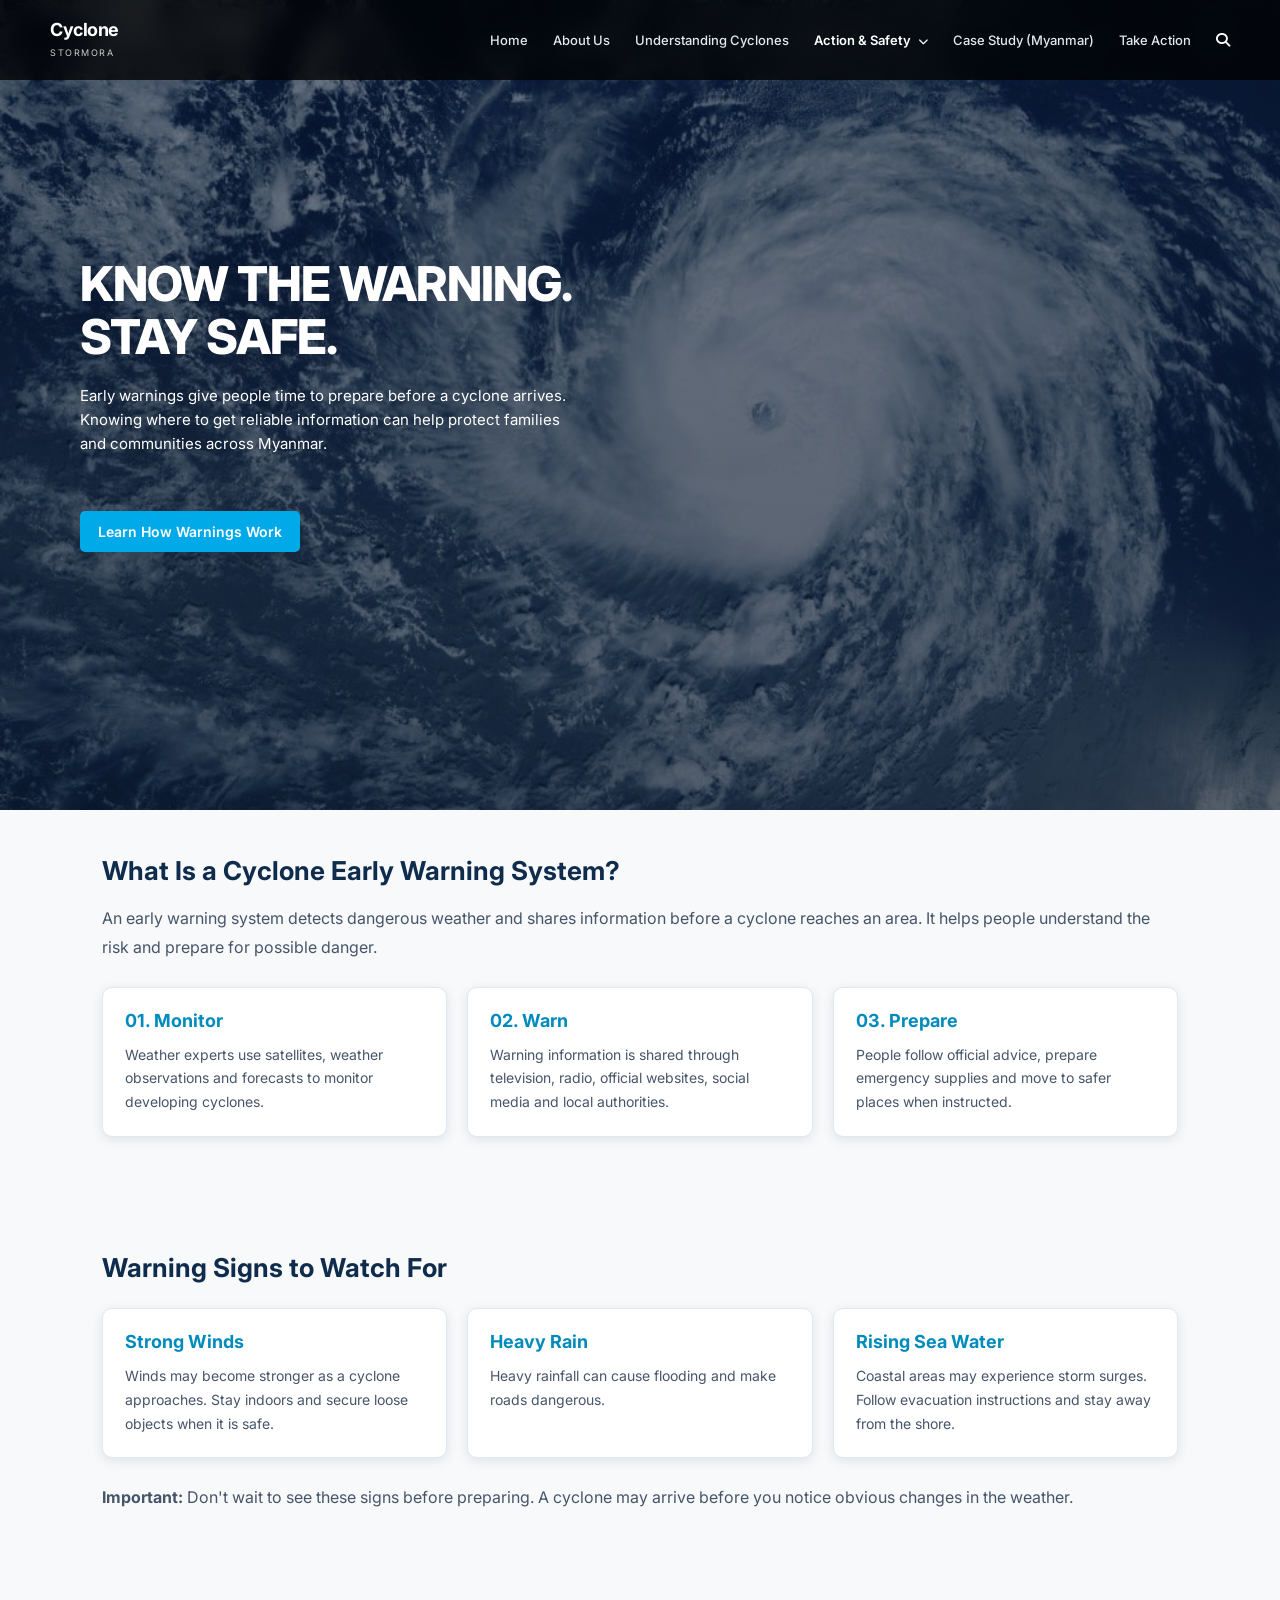
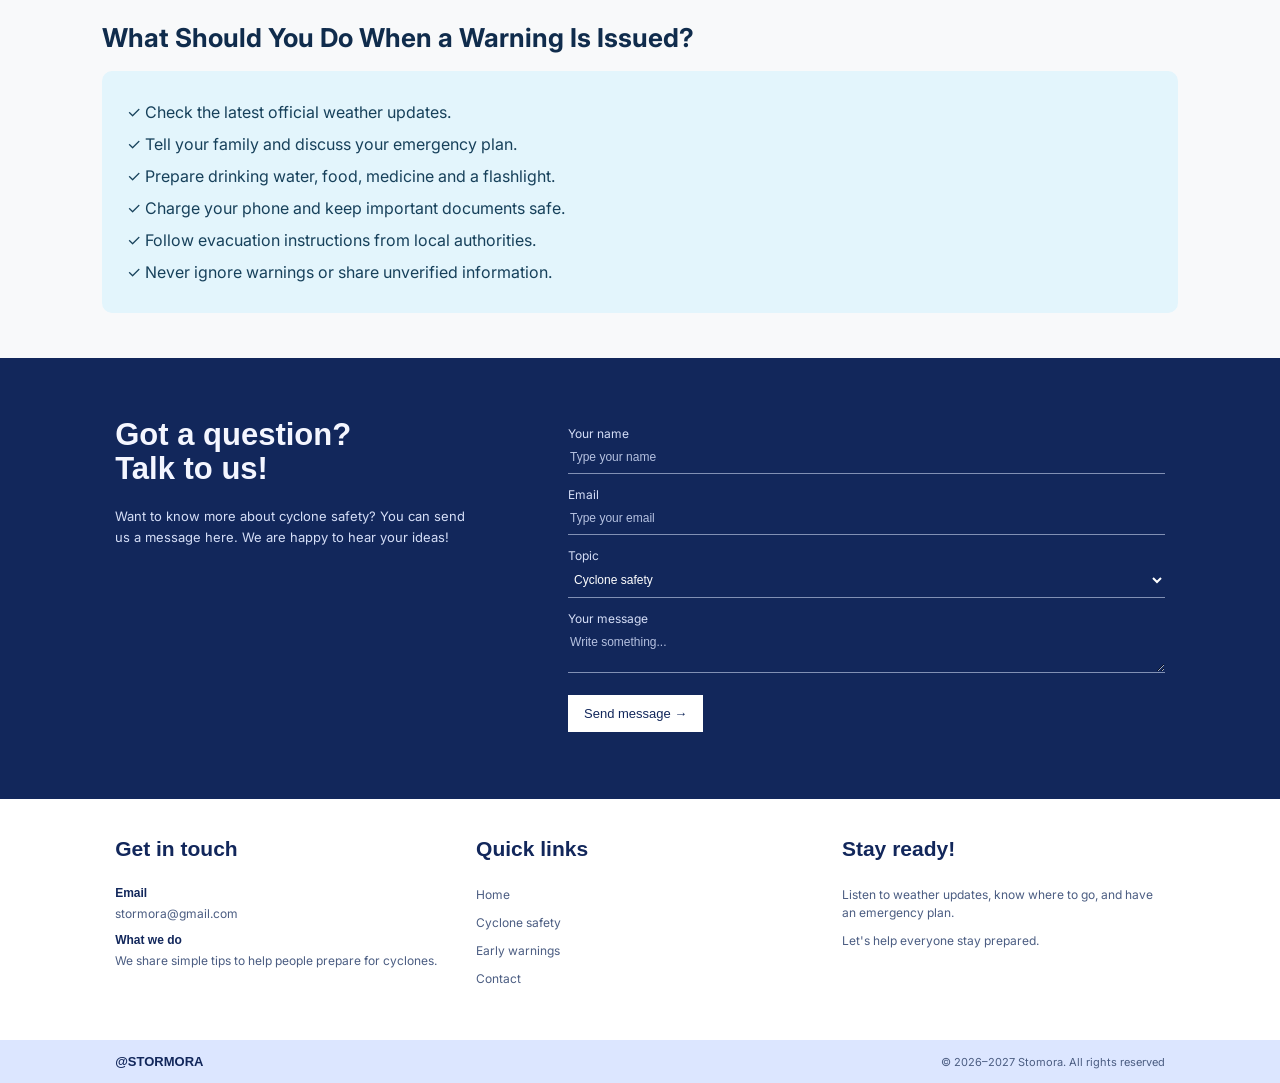
<file: warningsystem.html>
<!DOCTYPE html>
<html lang="en">
<head>
    <meta charset="UTF-8">
    <meta name="viewport" content="width=device-width, initial-scale=1.0">
    <title>Understanding Cyclones - Stormora</title>
    <link href="https://fonts.googleapis.com/css2?family=Inter:wght@300;400;500;600;700;800&display=swap" rel="stylesheet">
    <link rel="stylesheet" href="https://cdnjs.cloudflare.com/ajax/libs/font-awesome/6.4.0/css/all.min.css">
    <link rel="stylesheet" href="warningsystem.css">
    <link rel="icon" type="image/x-icon" href="icon.png">
</head>
<body>
    <header>
        <a href="index.html" class="logo-area">
            <div class="logo-text">
                <h1>Cyclone</h1>
                <span>Stormora</span>
            </div>
        </a>

        <nav>
            <ul>
                <li>
                    <a href="index.html">Home</a>
                </li>
                <li>
                    <a href="aboutus.html">About Us</a>
                </li>

                <li>
                    <a href="understanding.html">Understanding Cyclones</a>
                </li>

                <li class="dropdown active">
                    <button class="dropbtn active" type="button">

                        Action &amp; Safety

                        <i class="fa-solid fa-chevron-down"

                           style="font-size: 10px; margin-left: 4px;"></i>

                    </button>

                    <ul class="dropdown-menu">

                        <li>

                            <a href="warningsystem.html">

                                Early Warning Systems

                            </a>

                        </li>

                        <li>

                            <a href="cyclone_preparation.html">

                                Disaster Preparation

                            </a>

                        </li>

                        <li>

                            <a href="prevention.html">

                                Prevention &amp; Risk Reduction

                            </a>

                        </li>

                    </ul>

                </li>

                <li>

                    <a href="casestudy.html">Case Study (Myanmar)</a>

                </li>

                <li>

                    <a href="takeaction.html">Take Action</a>

                </li>

                <li class="search-container">

                    <button

                        type="button"

                        class="search-toggle"

                        id="searchToggle"

                        aria-label="Open page search"

                        aria-expanded="false">

                        <i class="fa-solid fa-magnifying-glass search-icon"></i>

                    </button>

                    <div class="search-panel" id="searchPanel">

                        <div class="search-input-wrapper">

                            <input

                                type="search"

                                id="pageSearch"

                                placeholder="Search pages..."

                                autocomplete="off"

                                aria-label="Search website pages">

                        </div>

                        <ul class="search-results" id="searchResults">

                            <li data-name="Homepage">

                                <a href="index.html">Home</a>

                            </li>

                            <li data-name="About Us">

                                <a href="aboutus.html">About Us</a>

                            </li>

                            <li data-name="Understanding Cyclones">

                                <a href="understanding.html">Understanding Cyclones</a>

                            </li>

                            <li data-name="Early Warning Systems">

                                <a href="warningsystem.html">Early Warning Systems</a>

                            </li>

                            <li data-name="Disaster Preparation">

                                <a href="cyclone_preparation.html">Disaster Preparation</a>

                            </li>

                            <li data-name="Prevention and Risk Reduction">

                                <a href="prevention.html">Prevention &amp; Risk Reduction</a>

                            </li>

                            <li data-name="Case Study Myanmar">

                                <a href="casestudy.html">Case Study (Myanmar)</a>

                            </li>

                            <li data-name="Take Action">

                                <a href="takeaction.html">Take Action</a>

                            </li>

                        </ul>

                        <p class="no-results" id="noResults">

                            No pages found.

                        </p>

                    </div>

                </li>

            </ul>

        </nav>

    </header>

    <section class="hero">

        <div>

            <h1>KNOW THE WARNING.<br>STAY SAFE.</h1>

            <p>

                Early warnings give people time to prepare before a cyclone

                arrives. Knowing where to get reliable information can help

                protect families and communities across Myanmar.

            </p>

            <button class="button" onclick="document.getElementById('warningSigns').scrollIntoView({behavior: 'smooth'})">

    Learn How Warnings Work

</button>

        </div>

    </section>

    <section class="content" id="warning">

        <h2>What Is a Cyclone Early Warning System?</h2>

        <p>

            An early warning system detects dangerous weather and shares

            information before a cyclone reaches an area. It helps people

            understand the risk and prepare for possible danger.

        </p>

        <div class="cards">

            <div class="card">

                <h3>01. Monitor</h3>

                <p>

                    Weather experts use satellites, weather observations

                    and forecasts to monitor developing cyclones.

                </p>

            </div>

            <div class="card">

                <h3>02. Warn</h3>

                <p>

                    Warning information is shared through television,

                    radio, official websites, social media and local

                    authorities.

                </p>

            </div>

            <div class="card">

                <h3>03. Prepare</h3>

                <p>

                    People follow official advice, prepare emergency

                    supplies and move to safer places when instructed.

                </p>

            </div>

        </div>

        <div id="message">

            <h3>Remember: Time to Prepare Saves Lives</h3>

            <p>

                In Myanmar, check cyclone forecasts and official warnings

                from the Department of Meteorology and Hydrology (DMH).

                Do not depend on rumours or unverified social media posts.

            </p>

        </div>

    </section>

    <section class="content" id="warningSigns">

    <h2>Warning Signs to Watch For</h2>

        <div class="cards">

            <div class="card">

                <h3>Strong Winds</h3>

                <p>

                    Winds may become stronger as a cyclone approaches.

                    Stay indoors and secure loose objects when it is safe.

                </p>

            </div>

            <div class="card">

                <h3>Heavy Rain</h3>

                <p>

                    Heavy rainfall can cause flooding and make roads

                    dangerous.

                </p>

            </div>

            <div class="card">

                <h3>Rising Sea Water</h3>

                <p>

                    Coastal areas may experience storm surges. Follow

                    evacuation instructions and stay away from the shore.

                </p>

            </div>

        </div>

        <p>

            <strong>Important:</strong> Don't wait to see these signs

            before preparing. A cyclone may arrive before you notice

            obvious changes in the weather.

        </p>

    </section>

    <section class="content">

        <h2>What Should You Do When a Warning Is Issued?</h2>

        <div class="steps">

            <p>✓ Check the latest official weather updates.</p>

            <p>✓ Tell your family and discuss your emergency plan.</p>

            <p>✓ Prepare drinking water, food, medicine and a flashlight.</p>

            <p>✓ Charge your phone and keep important documents safe.</p>

            <p>✓ Follow evacuation instructions from local authorities.</p>

            <p>✓ Never ignore warnings or share unverified information.</p>

        </div>

    </section>

<section class="stormora-contact-page" id="contact">

        <div class="contact-top">

            <div class="contact-words">

                <h2>Got a question?<br>Talk to us!</h2>

                <p>

                    Want to know more about cyclone safety?

                    You can send us a message here. We are happy

                    to hear your ideas!

                </p>

            </div>

            <form class="contact-form" id="contact-form">

                <label for="name">Your name</label>

                <input

                    id="name"

                    type="text"

                    placeholder="Type your name"

                    required>

                <label for="email">Email</label>

                <input

                    id="email"

                    type="email"

                    placeholder="Type your email"
                    pattern="[a-zA-Z0-9._%+-]+@gmail\.com"
                    title="Please enter a valid Gmail address ending in @gmail.com"
                    required>

                <label for="topic">Topic</label>

                <select id="topic">

                    <option>Cyclone safety</option>

                    <option>Warning systems</option>

                    <option>School project</option>

                    <option>Other</option>

                </select>

                <label for="contactMessage">Your message</label>

                <textarea

                    id="contactMessage"

                    name="message"

                    rows="2"

                    placeholder="Write something..."

                    required></textarea>

                <button type="submit">Send message →</button>

                <p id="reply" aria-live="polite"></p>

            </form>

        </div>

        <div class="contact-bottom">

            <div>

                <h2>Get in touch</h2>

                <h4>Email</h4>

                <p>stormora@gmail.com</p>

                <h4>What we do</h4>

                <p>We share simple tips to help people prepare for cyclones.</p>

            </div>

            <div>

                <h2>Quick links</h2>

                <p><a href="index.html">Home</a></p>

                <p><a href="understanding.html">Cyclone safety</a></p>

                <p><a href="warningsystem.html">Early warnings</a></p>

                <p><a href="#contact-form">Contact</a></p>

            </div>

            <div class="last">

                <h2>Stay ready!</h2>

                <p>

                    Listen to weather updates, know where to go,

                    and have an emergency plan.

                </p>

                <p>Let's help everyone stay prepared.</p>

            </div>

        </div>

        <div class="contact-footer">

            <h3>@STORMORA</h3>

            <p>© 2026–2027 Stomora. All rights reserved</p>

        </div>

    </section>

    <script>

        const searchToggle = document.getElementById("searchToggle");

        const searchPanel = document.getElementById("searchPanel");

        const pageSearch = document.getElementById("pageSearch");

        const searchResults = document.getElementById("searchResults");

        searchToggle.addEventListener("click", function (event) {

            event.stopPropagation();

            const isOpen = searchPanel.classList.toggle("show");

            searchToggle.setAttribute("aria-expanded", isOpen);

            if (isOpen) {

                pageSearch.focus();

            } else {

                pageSearch.value = "";

                filterPages("");

            }

        });

        function filterPages(searchValue) {

            const pages = searchResults.querySelectorAll("li:not(.no-results)");

            let matches = 0;

            pages.forEach(function (page) {

                const pageName = page.textContent.toLowerCase();

                if (pageName.includes(searchValue)) {

                    page.style.display = "block";

                    matches++;

                } else {

                    page.style.display = "none";

                }

            });

            const oldMessage = searchResults.querySelector(".no-results");

            if (oldMessage) {

                oldMessage.remove();

            }

            if (matches === 0) {

                const message = document.createElement("li");

                message.className = "no-results";

                message.textContent = "No pages found.";

                searchResults.appendChild(message);

            }

        }

        pageSearch.addEventListener("input", function () {

            filterPages(pageSearch.value.toLowerCase().trim());

        });

        document.addEventListener("click", function (event) {

            if (!event.target.closest(".search-container")) {

                searchPanel.classList.remove("show");

                searchToggle.setAttribute("aria-expanded", "false");

            }

        });

        document.addEventListener("keydown", function (event) {

            if (event.key === "Escape") {

                searchPanel.classList.remove("show");

                searchToggle.setAttribute("aria-expanded", "false");

            }

        });

                const contactForm = document.getElementById("contact-form");
        const reply = document.getElementById("reply");

        contactForm.addEventListener("submit", function (event) {
            event.preventDefault();

            const name = document.getElementById("name").value.trim();
            const email = document.getElementById("email").value.trim();

            const gmailPattern = /^[a-zA-Z0-9._%+-]+@gmail\.com$/i;

            if (!gmailPattern.test(email)) {
                reply.textContent = "Please enter a valid Gmail address ending in @gmail.com.";
                return;
            }

            reply.textContent = "Thanks " + name + "! Message received.";

            contactForm.reset();
        });

    </script>

</body>

</html>
</file>
<file: index.css>
* {
            margin: 0;
            padding: 0;
            box-sizing: border-box;
            font-family: 'Inter', sans-serif;
        }

        html { scroll-behavior: smooth; }

        body {
            background: #fff;
            color: #333;
            overflow-x: hidden;
        }

        header {
            position: fixed;
            top: 0;
            left: 0;
            width: 100%;
            display: flex;
            justify-content: space-between;
            align-items: center;
            padding: 20px 50px;
            z-index: 1000;
            background: rgba(0, 0, 0, 0.75);
            backdrop-filter: blur(10px);
            -webkit-backdrop-filter: blur(10px);
        }

        .logo-area {
            display: flex;
            align-items: center;
            gap: 12px;
            color: #fff;
            text-decoration: none;
            flex-shrink: 0;
        }

        .logo-text h1 {
            font-size: 18px;
            font-weight: 700;
            letter-spacing: -0.5px;
            line-height: 1.1;
        }

        .logo-text span {
            font-size: 9px;
            letter-spacing: 1.5px;
            text-transform: uppercase;
            color: #ccc;
        }

        nav { margin-left: 60px; }

        nav ul {
            display: flex;
            list-style: none;
            gap: 25px;
            align-items: center;
        }

        nav ul li {
            flex-shrink: 0;
            position: relative;
        }

        nav ul li a,
        nav ul li .dropbtn {
            position: relative;
            display: inline-block;
            color: #e2e8f0;
            text-decoration: none;
            font-size: 13px;
            font-weight: 500;
            padding: 8px 0;
            transition: color 0.3s ease;
            background: none;
            border: none;
            cursor: pointer;
        }

        nav ul li > a::after,
        nav ul li > .dropbtn::after {
            content: "";
            position: absolute;
            left: 0;
            bottom: 0;
            width: 100%;
            height: 3px;
            background: #00d2ff;
            border-radius: 10px;
            transform: scaleX(0);
            transform-origin: left;
            transition: transform 0.3s ease;
        }

        nav ul li > a:hover::after,
        nav ul li > a:active::after,
        nav ul li > .dropbtn:hover::after,
        nav ul li > .dropbtn:active::after,
        nav ul li > a:focus-visible::after,
        nav ul li > .dropbtn:focus-visible::after {
            transform: scaleX(1);
        }

        nav ul li > a.active::after,
        nav ul li > .dropbtn.active::after {
            transform: scaleX(0);
        }

        nav ul li a:hover,
        nav ul li .dropbtn:hover {
            color: #fff;
        }

        nav ul li a.active,
        nav ul li .dropbtn.active {
            color: #fff;
            font-weight: 600;
        }

        .dropdown-menu {
            display: none;
            position: absolute;
            top: 100%;
            left: 0;
            min-width: 210px;
            background: rgba(15, 23, 42, 0.95);
            backdrop-filter: blur(10px);
            border: 1px solid rgba(255, 255, 255, 0.1);
            border-radius: 8px;
            padding: 8px 0;
            box-shadow: 0 10px 25px rgba(0, 0, 0, 0.3);
            z-index: 1001;
            list-style: none;
        }

        .dropdown:hover .dropdown-menu { display: block; }

        .dropdown-menu li { width: 100%; }

        .dropdown-menu li a {
            display: block;
            padding: 10px 18px;
            font-size: 13px;
            color: #cbd5e1;
            text-decoration: none;
            transition: background 0.2s, color 0.2s;
            white-space: nowrap;
        }

        .dropdown-menu li a::after { display: none; }

        .dropdown-menu li a:hover {
            background: rgba(255, 255, 255, 0.1);
            color: #00d2ff;
        }

        /* SEARCH BAR */

        .search-container { position: relative; }

        .search-toggle {
            background: none;
            border: none;
            padding: 8px;
            cursor: pointer;
        }

        .search-icon {
            color: #fff;
            cursor: pointer;
            font-size: 14px;
            transition: color 0.3s ease;
        }

        .search-icon:hover { color: #00d2ff; }

        .search-panel {
            display: none;
            position: absolute;
            top: 45px;
            right: 0;
            width: 270px;
            max-width: calc(100vw - 30px);
            padding: 15px;
            background: rgba(8, 25, 43, 0.97);
            border: 1px solid rgba(0, 210, 255, 0.25);
            border-radius: 12px;
            box-shadow: 0 12px 30px rgba(0, 0, 0, 0.3);
            backdrop-filter: blur(12px);
            -webkit-backdrop-filter: blur(12px);
            z-index: 2000;
        }

        .search-panel.show { display: block; }

        .search-input-wrapper {
            display: flex;
            align-items: center;
            background: rgba(255, 255, 255, 0.1);
            border: 1px solid rgba(255, 255, 255, 0.2);
            border-radius: 7px;
            padding: 0 12px;
            margin-bottom: 10px;
        }

        .search-input-wrapper input {
            width: 100%;
            padding: 11px 0;
            background: transparent;
            border: none;
            outline: none;
            color: #fff;
            font-size: 12px;
        }

        .search-input-wrapper input::placeholder {
            color: #aab7c5;
        }

        .search-results {
            list-style: none;
            display: flex;
            flex-direction: column;
            align-items: stretch;
            gap: 3px;
            max-height: 280px;
            overflow-y: auto;
        }

        .search-results li {
            width: 100%;
            text-align: left;
        }

        .search-results li a {
            display: block;
            width: 100%;
            padding: 10px 8px;
            border-radius: 6px;
            color: #e2e8f0;
            text-decoration: none;
            text-align: left;
            font-size: 12px;
            transition: background 0.2s, color 0.2s;
        }

        .search-results li a:hover {
            background: rgba(255, 255, 255, 0.1);
            color: #00d2ff;
        }

        .no-results {
            display: none;
            color: #aab7c5;
            font-size: 12px;
            padding: 10px 8px;
            text-align: left;
        }

        /* HERO SECTION */

        .hero-wrapper {
            width: 100%;
            height: 100vh;
            min-height: 600px;
            padding: 0 !important;
            margin: 0 !important;
            position: relative;
            top: 0;
        }

        .hero {
            position: relative;
            width: 100%;
            height: 100%;
            min-height: 600px;
            margin: 0;
            padding: 60px 8%;
            overflow: hidden;
            display: flex;
            align-items: center;
            border-radius: 0;
            color: #202b35;

            background:
                linear-gradient(
                    90deg,
                    rgba(246, 244, 248, 0.94) 0%,
                    rgba(246, 241, 248, 0.78) 35%,
                    rgba(239, 229, 245, 0.15) 75%,
                    transparent 100%
                ),
                url('cyclone1.jpg') center center / cover no-repeat;
        }

        .hero-content {
            max-width: 550px;
            position: relative;
            z-index: 2;
        }

        .hero-tag {
            font-size: 11px;
            text-transform: uppercase;
            letter-spacing: 3px;
            color: #64727c;
            margin-bottom: 24px;
            font-weight: 600;
        }

        .hero h2 {
            font-family: 'Inter', sans-serif;
            font-size: 48px;
            font-weight: 800;
            line-height: 1.1;
            margin-bottom: 24px;
            letter-spacing: -1px;
            color: #18242d;
        }

        .hero p {
            font-size: 15px;
            color: #4c5962;
            line-height: 1.9;
            margin-bottom: 28px;
            max-width: 500px;
        }

        .hero-buttons {
            display: flex;
            gap: 12px;
            flex-wrap: wrap;
        }

        .btn {
            padding: 11px 21px;
            border-radius: 4px;
            font-size: 13px;
            font-weight: 700;
            text-decoration: none;
            display: inline-flex;
            align-items: center;
            gap: 9px;
            border: none;
            cursor: pointer;
            transition: all 0.3s ease;
        }

        .btn:hover {
            transform: translateY(-2px);
            opacity: 0.9;
        }

        .btn-blue { background-color: #6EACDA; color: #fff; }
        .btn-orange { background-color: #EB895B; color: #fff; }
        .btn-green { background-color: #89A482; color: #fff; }
        .btn-dark { background-color: #AEC4D4; color: #fff; }

        .hero-card {
            position: absolute;
            right: 5%;
            bottom: 35px;
            background: rgba(255, 255, 255, 0.82);
            backdrop-filter: blur(15px);
            -webkit-backdrop-filter: blur(15px);
            border: 1px solid rgba(255, 255, 255, 0.65);
            padding: 20px;
            border-radius: 8px;
            width: 315px;
            z-index: 3;
            box-shadow: 0 10px 30px rgba(35, 48, 60, 0.08);
        }

        .hero-card-top {
            display: flex;
            align-items: center;
            gap: 13px;
            margin-bottom: 17px;
            padding-bottom: 13px;
            border-bottom: 1px solid rgba(70, 85, 100, 0.15);
        }

        .hero-card-top i { font-size: 27px; color: #528db5; }

        .hero-card-top p {
            font-size: 11px;
            color: #35434c;
            margin: 0;
            line-height: 1.5;
        }

        .hero-card-bottom {
            display: flex;
            justify-content: space-between;
            text-align: center;
        }

        .card-stat {
            font-size: 9px;
            color: #64727c;
            display: flex;
            flex-direction: column;
            gap: 7px;
            align-items: center;
        }

        .card-stat i { font-size: 15px; color: #354d60; }

        /* INFO BAR */

        .info-bar {
            display: grid;
            grid-template-columns: repeat(4, 1fr);
            gap: 1px;
            background-color: #e2e8f0;
            border-bottom: 1px solid #cbd5e1;
        }

        .info-item {
            background: #f8fafc;
            padding: 25px 30px;
            display: flex;
            gap: 15px;
            align-items: flex-start;
        }

        .info-item i {
            font-size: 24px;
            color: #0284c7;
            margin-top: 3px;
        }

        .info-item h4 {
            font-size: 14px;
            font-weight: 700;
            color: #1e293b;
            margin-bottom: 5px;
        }

        .info-item p {
            font-size: 12px;
            color: #64748b;
            line-height: 1.5;
        }

        /* ABOUT SECTION */

        .about-section {
            padding: 70px 80px;
            background: #0a192f;
            display: grid;
            grid-template-columns: 1fr 1fr;
            gap: 50px;
            align-items: center;
        }

        .about-text .section-tag {
            font-size: 11px;
            font-weight: 700;
            text-transform: uppercase;
            letter-spacing: 1.5px;
            color: #a5d8ff;
            margin-bottom: 10px;
        }

        .about-text h3 {
            font-family: 'Playfair Display', serif;
            font-size: 38px;
            font-weight: 600;
            color: #ffffff;
            margin-bottom: 8px;
        }

        .about-text h4 {
            font-size: 20px;
            font-weight: 600;
            color: #dbeafe;
            margin-bottom: 20px;
        }

        .about-text p {
            font-size: 14px;
            color: #e2eaf3;
            line-height: 1.6;
            margin-bottom: 25px;
        }

        .about-image {
            position: relative;
            border-radius: 12px;
            overflow: hidden;
            box-shadow: 0 10px 25px rgba(0, 0, 0, 0.08);
        }

        .about-image img {
            width: 100%;
            height: 100%;
            object-fit: cover;
            display: block;
        }

        /* TOPICS SECTION */

        .topics-section {
            padding: 60px 80px;
            background: #f8fafc;
        }

        .topics-header {
            text-align: center;
            margin-bottom: 40px;
        }

        .topics-header span {
            font-size: 11px;
            font-weight: 700;
            letter-spacing: 1.5px;
            text-transform: uppercase;
            color: #64748b;
        }

        .topics-grid {
            display: grid;
            grid-template-columns: repeat(5, 1fr);
            gap: 20px;
        }

        .topic-card {
            background: #fff;
            border-radius: 10px;
            overflow: hidden;
            box-shadow: 0 4px 12px rgba(0, 0, 0, 0.05);
            display: flex;
            flex-direction: column;
            border: 1px solid #e2e8f0;
            transition: transform 0.2s;
        }

        .topic-card:hover { transform: translateY(-4px); }

        .topic-img {
            height: 110px;
            overflow: hidden;
        }

        .topic-img img {
            width: 100%;
            height: 100%;
            object-fit: cover;
        }

        .topic-body {
            padding: 15px;
            display: flex;
            flex-direction: column;
            flex-grow: 1;
        }

        .topic-body i {
            font-size: 18px;
            color: #0284c7;
            margin-bottom: 8px;
        }

        .topic-body h5 {
            font-size: 13px;
            font-weight: 700;
            color: #0f172a;
            margin-bottom: 8px;
            line-height: 1.3;
        }

        .topic-body p {
            font-size: 11px;
            color: #64748b;
            line-height: 1.4;
            margin-bottom: 15px;
            flex-grow: 1;
        }

        .topic-footer {
            display: flex;
            justify-content: flex-end;
        }

        .arrow-btn {
            background: #0f172a;
            color: #fff;
            border: none;
            width: 24px;
            height: 24px;
            border-radius: 50%;
            display: flex;
            align-items: center;
            justify-content: center;
            font-size: 10px;
            cursor: pointer;
            padding: 0;
            line-height: 1;
        }

        .arrow-btn i {
            display: block;
            line-height: 1;
            margin: 0;
        }

        .stormora-contact-page {
            width: 100%;
            background: #12275b;
            color: #fff;
            font-family: Arial, sans-serif;
        }

        .stormora-contact-page .contact-top {
            background: #12275b;
            display: flex;
            padding: 55px 9%;
            gap: 55px;
        }

        .stormora-contact-page .contact-words {
            width: 40%;
            padding-top: 5px;
        }

        .stormora-contact-page .contact-words h2 {
            font-family: Arial, sans-serif;
            font-size: 31px;
            line-height: 1.1;
            margin-bottom: 20px;
            color: #f4f6ff;
        }

        .stormora-contact-page .contact-words p {
            font-size: 13px;
            line-height: 1.6;
            width: 90%;
            color: #d5def7;
        }

        .stormora-contact-page .contact-form {
            width: 60%;
        }

        .stormora-contact-page .contact-form label {
            display: block;
            font-size: 12px;
            margin-top: 13px;
            color: #d5def7;
        }

        .stormora-contact-page .contact-form input,
        .stormora-contact-page .contact-form select,
        .stormora-contact-page .contact-form textarea {
            display: block;
            background: none;
            border: none;
            border-bottom: 1px solid #8190b4;
            border-radius: 0;
            padding: 9px 2px;
            width: 100%;
            color: white;
            font-family: Arial, sans-serif;
            font-size: 12px;
            outline: none;
        }

        .stormora-contact-page .contact-form input::placeholder,
        .stormora-contact-page .contact-form textarea::placeholder {
            color: #b5c1e0;
        }

        .stormora-contact-page .contact-form select option {
            color: #12275b;
            background: white;
        }

        .stormora-contact-page .contact-form textarea {
            resize: vertical;
        }

        .stormora-contact-page .contact-form button {
            margin-top: 22px;
            padding: 11px 16px;
            border: 0;
            border-radius: 0;
            background: #fff;
            color: #12275b;
            font-family: Arial, sans-serif;
            font-size: 13px;
            cursor: pointer;
            transition: background 0.2s ease;
        }

        .stormora-contact-page .contact-form button:hover {
            background: #dce5ff;
        }

        .stormora-contact-page #reply {
            font-size: 12px;
            color: #d5def7;
            margin-top: 12px;
            line-height: 1.5;
        }

        .stormora-contact-page .contact-bottom {
            background: white;
            color: #12275b;
            display: flex;
            gap: 38px;
            padding: 38px 9% 42px;
        }

        .stormora-contact-page .contact-bottom > div {
            flex: 1;
        }

        .stormora-contact-page .contact-bottom h2 {
            font-family: Arial, sans-serif;
            font-size: 21px;
            margin-top: 0;
            margin-bottom: 25px;
            color: #12275b;
        }

        .stormora-contact-page .contact-bottom h4 {
            font-family: Arial, sans-serif;
            font-size: 12px;
            margin-bottom: 5px;
            color: #12275b;
        }

        .stormora-contact-page .contact-bottom p,
        .stormora-contact-page .contact-bottom a {
            color: #4b5d82;
            font-size: 12px;
            line-height: 1.5;
        }

        .stormora-contact-page .contact-bottom p {
            margin-bottom: 10px;
        }

        .stormora-contact-page .contact-bottom a {
            text-decoration: none;
        }

        .stormora-contact-page .contact-bottom a:hover {
            text-decoration: underline;
        }

        .stormora-contact-page .contact-bottom .last {
            padding-left: 5px;
        }

        .stormora-contact-page .contact-footer {
            background: #dce6ff;
            color: #12275b;
            padding: 14px 9%;
            display: flex;
            align-items: center;
            justify-content: space-between;
        }

        .stormora-contact-page .contact-footer h3 {
            font-family: Arial, sans-serif;
            font-size: 13px;
            color: #12275b;
        }

        .stormora-contact-page .contact-footer p {
            font-size: 11px;
            color: #4b5d82;
        }

        @media (max-width: 1100px) {
            header { padding: 18px 25px; }
            nav { margin-left: 25px; }
            nav ul { gap: 12px; }

            nav ul li a,
            nav ul li .dropbtn { font-size: 11px; }

            .hero-wrapper {
                height: 100vh;
                padding: 0 !important;
                margin: 0 !important;
            }

            .hero { padding: 50px 5%; }
            .hero-card { right: 4%; width: 275px; }

            .about-section,
            .topics-section {
                padding-left: 40px;
                padding-right: 40px;
            }

            .topics-grid { grid-template-columns: repeat(3, 1fr); }
        }

        @media (max-width: 760px) {
            header {
                align-items: flex-start;
                flex-direction: column;
                gap: 12px;
                padding: 12px 20px;
            }

            nav {
                margin-left: 0;
                width: 100%;
                overflow-x: auto;
            }

            nav ul {
                width: max-content;
                gap: 18px;
                padding: 5px 0;
            }

            nav ul li a,
            nav ul li .dropbtn {
                font-size: 12px;
                white-space: nowrap;
            }

            .dropdown-menu {
                position: fixed;
                top: auto;
                left: 20px;
                right: 20px;
            }

            .search-panel {
                top: 45px;
                right: 0;
                position: fixed;
            }

            .hero-wrapper {
                width: 100%;
                height: auto;
                min-height: 100svh;
                padding: 0 !important;
                margin: 0 !important;
            }

            .hero {
                width: 100%;
                min-height: 100svh;
                height: auto;
                padding: 150px 25px 300px;
                align-items: flex-start;
                border-radius: 0;
                background:
                    linear-gradient(
                        180deg,
                        rgba(246, 244, 248, 0.95) 0%,
                        rgba(246, 241, 248, 0.8) 45%,
                        rgba(239, 229, 245, 0.15) 100%
                    ),
                    url('cyclone1.jpg') center center / cover no-repeat;
            }

            .hero-content { max-width: 100%; }
            .hero h2 { font-size: 38px; }
            .hero p { font-size: 12px; line-height: 1.8; }
            .hero-buttons { gap: 10px; }
            .btn { padding: 11px 16px; font-size: 12px; }

            .hero-card {
                left: 20px;
                right: 20px;
                bottom: 20px;
                width: auto;
            }

            .info-bar { grid-template-columns: repeat(2, 1fr); }

            .info-item {
                padding: 20px 15px;
                flex-direction: column;
                gap: 10px;
            }

            .about-section {
                grid-template-columns: 1fr;
                padding: 50px 25px;
                gap: 30px;
            }

            .about-text h3 { font-size: 35px; }

            .about-image,
            .about-image img { min-height: 250px; }

            .topics-section { padding: 45px 25px; }
            .topics-grid { grid-template-columns: repeat(2, 1fr); gap: 12px; }

            .stormora-contact-page .contact-top,
            .stormora-contact-page .contact-bottom {
                display: block;
                padding: 30px 8%;
            }

            .stormora-contact-page .contact-words,
            .stormora-contact-page .contact-form {
                width: 100%;
            }

            .stormora-contact-page .contact-words {
                margin-bottom: 30px;
            }

            .stormora-contact-page .contact-bottom > div {
                margin-bottom: 25px;
            }

            .stormora-contact-page .contact-bottom .last {
                padding-left: 0;
            }

            .stormora-contact-page .contact-footer {
                display: block;
                padding: 15px 8%;
            }

            .stormora-contact-page .contact-footer h3 {
                margin-bottom: 6px;
            }
        }

        @media (max-width: 450px) {
            .hero-buttons { gap: 9px; }
            .btn { padding: 11px 14px; font-size: 11px; }
            .topics-grid { grid-template-columns: 1fr; }
            .info-bar { grid-template-columns: 1fr; }
            .hero-card { padding: 17px; }
        }
</file>
<file: aboutus.css>
* {
            margin: 0;
            padding: 0;
            box-sizing: border-box;
        }

        html {
            scroll-behavior: smooth;
        }

        body {
            font-family: 'Inter', sans-serif;
            background:
                radial-gradient(circle at 15% 20%, rgba(45, 145, 190, 0.13), transparent 35%),
                radial-gradient(circle at 85% 75%, rgba(0, 210, 255, 0.10), transparent 35%),
                linear-gradient(135deg, #071d32, #103b57 55%, #071d32);
            color: #ffffff;
            overflow-x: hidden;
            min-height: 100vh;
        }

        header {
            position: fixed;
            top: 0;
            left: 0;
            width: 100%;
            display: flex;
            justify-content: space-between;
            align-items: center;
            padding: 20px 50px;
            z-index: 1000;
            background: rgba(0, 0, 0, 0.75);
            backdrop-filter: blur(10px);
            -webkit-backdrop-filter: blur(10px);
        }

        .logo-area {
            display: flex;
            align-items: center;
            gap: 12px;
            color: #fff;
            text-decoration: none;
            flex-shrink: 0;
        }

        .logo-text h1 {
            font-size: 18px;
            font-weight: 700;
            letter-spacing: -0.5px;
            line-height: 1.1;
        }

        .logo-text span {
            font-size: 9px;
            letter-spacing: 1.5px;
            text-transform: uppercase;
            color: #ccc;
        }

        nav {
            margin-left: 60px;
        }

        nav ul {
            display: flex;
            list-style: none;
            gap: 25px;
            align-items: center;
        }

        nav ul li {
            flex-shrink: 0;
            position: relative;
        }

        nav ul li a,
        nav ul li .dropbtn {
            position: relative;
            display: inline-block;
            color: #e2e8f0;
            text-decoration: none;
            font-size: 13px;
            font-weight: 500;
            padding: 8px 0;
            transition: color 0.3s ease;
            background: none;
            border: none;
            cursor: pointer;
            font-family: inherit;
        }

        nav ul li > a::after,
        nav ul li > .dropbtn::after {
            content: "";
            position: absolute;
            left: 0;
            bottom: 0;
            width: 100%;
            height: 3px;
            background: #00d2ff;
            border-radius: 10px;
            transform: scaleX(0);
            transform-origin: left;
            transition: transform 0.3s ease;
        }

        nav ul li > a:hover::after,
        nav ul li > a:active::after,
        nav ul li > .dropbtn:hover::after,
        nav ul li > .dropbtn:active::after,
        nav ul li > a:focus-visible::after,
        nav ul li > .dropbtn:focus-visible::after {
            transform: scaleX(1);
        }

        nav ul li > a.active::after,
        nav ul li > .dropbtn.active::after {
            transform: scaleX(0);
        }

        nav ul li a:hover,
        nav ul li .dropbtn:hover {
            color: #fff;
        }

        nav ul li a.active,
        nav ul li .dropbtn.active {
            color: #fff;
            font-weight: 600;
        }

        .dropdown-menu {
            display: none;
            position: absolute;
            top: 100%;
            left: 0;
            min-width: 210px;
            background: rgba(15, 23, 42, 0.95);
            backdrop-filter: blur(10px);
            border: 1px solid rgba(255, 255, 255, 0.1);
            border-radius: 8px;
            padding: 8px 0;
            box-shadow: 0 10px 25px rgba(0, 0, 0, 0.3);
            z-index: 1001;
            list-style: none;
        }

        .dropdown:hover .dropdown-menu {
            display: block;
        }

        .dropdown-menu li {
            width: 100%;
        }

        .dropdown-menu li a {
            display: block;
            padding: 10px 18px;
            font-size: 13px;
            color: #cbd5e1;
            text-decoration: none;
            transition: background 0.2s, color 0.2s;
            white-space: nowrap;
        }

        .dropdown-menu li a::after {
            display: none;
        }

        .dropdown-menu li a:hover {
            background: rgba(255, 255, 255, 0.1);
            color: #00d2ff;
        }

        .search-container {
            position: relative;
        }

        .search-icon {
            color: #fff;
            cursor: pointer;
            font-size: 14px;
            background: none;
            border: none;
            padding: 8px;
            transition: color 0.3s ease;
        }

        .search-icon:hover {
            color: #00d2ff;
        }

        .search-panel {
            display: none;
            position: absolute;
            top: 45px;
            right: 0;
            width: 270px;
            padding: 15px;
            background: rgba(8, 25, 43, 0.97);
            border: 1px solid rgba(0, 210, 255, 0.25);
            border-radius: 12px;
            box-shadow: 0 12px 30px rgba(0, 0, 0, 0.35);
            backdrop-filter: blur(12px);
            z-index: 2000;
        }

        .search-panel.show {
            display: block;
        }

        .search-panel input {
            width: 100%;
            padding: 11px 12px;
            border: 1px solid rgba(255, 255, 255, 0.2);
            border-radius: 7px;
            outline: none;
            background: rgba(255, 255, 255, 0.08);
            color: white;
            font-family: 'Inter', sans-serif;
            font-size: 12px;
            margin-bottom: 12px;
        }

        .search-panel input:focus {
            border-color: #00d2ff;
        }

        .search-panel input::placeholder {
            color: #9bb3c5;
        }

        .search-panel ul {
            display: flex;
            flex-direction: column;
            gap: 3px;
            list-style: none;
            max-height: 280px;
            overflow-y: auto;
        }

        .search-panel ul li {
            width: 100%;
        }

        .search-panel ul li a {
            display: block;
            padding: 10px;
            color: #dceaf2;
            font-size: 12px;
            text-decoration: none;
            border-radius: 6px;
            transition: 0.2s ease;
        }

        .search-panel ul li a:hover {
            background: rgba(0, 210, 255, 0.12);
            color: #00d2ff;
        }

        .search-panel ul li a::after {
            display: none;
        }

        .search-panel ul li.no-results {
            color: #9bb3c5;
            font-size: 12px;
            padding: 10px;
        }

        .members {
            position: relative;
            margin: 0;
            min-height: 100vh;
            padding: 165px 30px 65px;
            text-align: center;
            overflow: hidden;
            isolation: isolate;

            background:
                radial-gradient(circle at 15% 20%, rgba(75, 180, 220, 0.12), transparent 30%),
                radial-gradient(circle at 85% 80%, rgba(0, 210, 255, 0.10), transparent 30%),
                linear-gradient(135deg, #071d32, #123d59 55%, #09283f);

            border: none;
            border-radius: 0;
            box-shadow: none;
        }

        .members::before,
        .members::after {
            content: "";
            position: absolute;
            border: 1px solid rgba(0, 210, 255, 0.10);
            border-radius: 50%;
            z-index: -1;
            pointer-events: none;
        }

        .members::before {
            width: 550px;
            height: 550px;
            top: -220px;
            right: -150px;
        }

        .members::after {
            width: 420px;
            height: 420px;
            bottom: -180px;
            left: -120px;
        }

        .members h1 {
            font-size: 42px;
            font-weight: 800;
            letter-spacing: -1px;
            color: #ffffff;
            margin-bottom: 12px;
        }

        .members h1 span {
            color: #00d2ff;
        }

        .subtitle {
            color: #b8d0df;
            font-size: 14px;
            font-weight: 400;
            letter-spacing: 0.5px;
            margin-bottom: 55px;
        }

        .member-list {
            display: flex;
            justify-content: center;
            align-items: stretch;
            flex-wrap: wrap;
            gap: 30px;
            max-width: 1150px;
            margin: 0 auto;
        }

        .member {
            width: 230px;
            padding: 30px 20px;
            background: rgba(255, 255, 255, 0.07);
            border: 1px solid rgba(255, 255, 255, 0.13);
            border-radius: 18px;
            backdrop-filter: blur(12px);
            -webkit-backdrop-filter: blur(12px);
            transition: transform 0.3s ease, background 0.3s ease, border-color 0.3s ease;
            box-shadow: 0 12px 30px rgba(0, 0, 0, 0.15);
        }

        .member:hover {
            transform: translateY(-10px);
            background: rgba(255, 255, 255, 0.11);
            border-color: rgba(0, 210, 255, 0.45);
        }

        .photo-frame {
            width: 145px;
            height: 145px;
            margin: 0 auto 22px;
            border-radius: 50%;
            padding: 5px;
            border: 2px solid #00d2ff;
            box-shadow: 0 0 22px rgba(0, 210, 255, 0.18);
            overflow: hidden;
        }

        .photo-frame img {
            width: 100%;
            height: 100%;
            object-fit: cover;
            border-radius: 50%;
            display: block;
        }

        .member h2 {
            font-size: 16px;
            font-weight: 700;
            color: #ffffff;
            margin-bottom: 9px;
        }

        .member p {
            font-size: 13px;
            color: #a9c5d6;
            line-height: 1.6;
        }

        .team-footer {
            margin-top: 55px;
            color: #8eafc2;
            font-size: 11px;
            letter-spacing: 1px;
            line-height: 1.8;
        }

        .team-footer span {
            color: #00d2ff;
        }

        .stormora-contact-page {
            width: 100%;
            background: #12275b;
            color: #fff;
            font-family: Arial, sans-serif;
        }

        .stormora-contact-page .contact-top {
            background: #12275b;
            display: flex;
            padding: 55px 9%;
            gap: 55px;
        }

        .stormora-contact-page .contact-words {
            width: 40%;
            padding-top: 5px;
        }

        .stormora-contact-page .contact-words h2 {
            font-family: Arial, sans-serif;
            font-size: 31px;
            line-height: 1.1;
            margin-bottom: 20px;
            color: #f4f6ff;
        }

        .stormora-contact-page .contact-words p {
            font-size: 13px;
            line-height: 1.6;
            width: 90%;
            color: #d5def7;
        }

        .stormora-contact-page .contact-form {
            width: 60%;
        }

        .stormora-contact-page .contact-form label {
            display: block;
            font-size: 12px;
            margin-top: 13px;
            color: #d5def7;
        }

        .stormora-contact-page .contact-form input,
        .stormora-contact-page .contact-form select,
        .stormora-contact-page .contact-form textarea {
            display: block;
            background: none;
            border: none;
            border-bottom: 1px solid #8190b4;
            border-radius: 0;
            padding: 9px 2px;
            width: 100%;
            color: white;
            font-family: Arial, sans-serif;
            font-size: 12px;
            outline: none;
        }

        .stormora-contact-page .contact-form input::placeholder,
        .stormora-contact-page .contact-form textarea::placeholder {
            color: #b5c1e0;
        }

        .stormora-contact-page .contact-form select option {
            color: #12275b;
            background: white;
        }

        .stormora-contact-page .contact-form textarea {
            resize: vertical;
        }

        .stormora-contact-page .contact-form button {
            margin-top: 22px;
            padding: 11px 16px;
            border: 0;
            border-radius: 0;
            background: #fff;
            color: #12275b;
            font-family: Arial, sans-serif;
            font-size: 13px;
            cursor: pointer;
            transition: background 0.2s ease;
        }

        .stormora-contact-page .contact-form button:hover {
            background: #dce5ff;
        }

        .stormora-contact-page #reply {
            font-size: 12px;
            color: #d5def7;
            margin-top: 12px;
            line-height: 1.5;
        }

        .stormora-contact-page .contact-bottom {
            background: white;
            color: #12275b;
            display: flex;
            gap: 38px;
            padding: 38px 9% 42px;
        }

        .stormora-contact-page .contact-bottom > div {
            flex: 1;
        }

        .stormora-contact-page .contact-bottom h2 {
            font-family: Arial, sans-serif;
            font-size: 21px;
            margin-top: 0;
            margin-bottom: 25px;
            color: #12275b;
        }

        .stormora-contact-page .contact-bottom h4 {
            font-family: Arial, sans-serif;
            font-size: 12px;
            margin-bottom: 5px;
            color: #12275b;
        }

        .stormora-contact-page .contact-bottom p,
        .stormora-contact-page .contact-bottom a {
            color: #4b5d82;
            font-size: 12px;
            line-height: 1.5;
        }

        .stormora-contact-page .contact-bottom p {
            margin-bottom: 10px;
        }

        .stormora-contact-page .contact-bottom a {
            text-decoration: none;
        }

        .stormora-contact-page .contact-bottom a:hover {
            text-decoration: underline;
        }

        .stormora-contact-page .contact-bottom .last {
            padding-left: 5px;
        }

        .stormora-contact-page .contact-footer {
            background: #dce6ff;
            color: #12275b;
            padding: 14px 9%;
            display: flex;
            align-items: center;
            justify-content: space-between;
        }

        .stormora-contact-page .contact-footer h3 {
            font-family: Arial, sans-serif;
            font-size: 13px;
            color: #12275b;
        }

        .stormora-contact-page .contact-footer p {
            font-size: 11px;
            color: #4b5d82;
        }

        @media (max-width: 1100px) {
            header {
                padding: 18px 25px;
            }

            nav {
                margin-left: 25px;
            }

            nav ul {
                gap: 12px;
            }

            nav ul li a,
            nav ul li .dropbtn {
                font-size: 11px;
            }
        }

        @media (max-width: 900px) {
            .members {
                margin: 0;
                padding: 150px 20px 55px;
            }

            .member-list {
                gap: 20px;
            }

            .member {
                width: 190px;
            }
        }

        @media (max-width: 760px) {
            header {
                align-items: flex-start;
                flex-direction: column;
                gap: 12px;
                padding: 12px 20px;
            }

            nav {
                margin-left: 0;
                width: 100%;
                overflow-x: auto;
            }

            nav ul {
                width: max-content;
                gap: 18px;
                padding: 5px 0;
            }

            nav ul li a,
            nav ul li .dropbtn {
                font-size: 12px;
                white-space: nowrap;
            }

            .dropdown-menu {
                position: fixed;
                top: auto;
                left: 20px;
                right: 20px;
            }

            .members {
                padding-top: 175px;
            }

            .stormora-contact-page .contact-top,
            .stormora-contact-page .contact-bottom {
                display: block;
                padding: 30px 8%;
            }

            .stormora-contact-page .contact-words,
            .stormora-contact-page .contact-form {
                width: 100%;
            }

            .stormora-contact-page .contact-words {
                margin-bottom: 30px;
            }

            .stormora-contact-page .contact-bottom > div {
                margin-bottom: 25px;
            }

            .stormora-contact-page .contact-bottom .last {
                padding-left: 0;
            }

            .stormora-contact-page .contact-footer {
                display: block;
                padding: 15px 8%;
            }

            .stormora-contact-page .contact-footer h3 {
                margin-bottom: 6px;
            }
        }

        @media (max-width: 600px) {
            .members {
                margin: 0;
                padding: 175px 12px 40px;
                border-radius: 0;
            }

            .members h1 {
                font-size: 30px;
            }

            .subtitle {
                font-size: 12px;
                margin-bottom: 30px;
            }

            .member-list {
                gap: 15px;
            }

            .member {
                width: 155px;
                padding: 20px 10px;
            }

            .photo-frame {
                width: 115px;
                height: 115px;
            }

            .member p {
                font-size: 12px;
            }

            .team-footer {
                font-size: 9px;
                line-height: 1.8;
                margin-top: 30px;
            }

            .search-panel {
                position: fixed;
                top: 105px;
                right: 15px;
                width: min(270px, calc(100vw - 30px));
            }
        }

        @media (max-width: 450px) {
            nav ul {
                gap: 15px;
            }
        }

        
.mission-vision {
    display: flex;
    justify-content: center;
    align-items: stretch;
    gap: 30px;
    padding: 60px 10%;
    background: #0b2942;
}

.mission,
.vision {
    flex: 1;
    padding: 40px 35px;
    background: rgba(255, 255, 255, 0.07);
    border: 1px solid rgba(0, 210, 255, 0.25);
    border-radius: 15px;
    text-align: center;
    transition: 0.3s ease;
}

.mission:hover,
.vision:hover {
    transform: translateY(-8px);
    background: rgba(255, 255, 255, 0.11);
    border-color: #00d2ff;
}

.mission-vision h2 {
    color: #00d2ff;
    font-size: 25px;
    font-weight: 700;
    margin-bottom: 20px;
}

.mission-vision p {
    color: #dceaf2;
    font-size: 14px;
    line-height: 1.8;
}


@media (max-width: 700px) {
    .mission-vision {
        flex-direction: column;
        padding: 40px 7%;
        gap: 20px;
    }

    .mission,
    .vision {
        padding: 30px 25px;
    }
}
</file>
<file: casestudy.css>
* {
            margin: 0;
            padding: 0;
            box-sizing: border-box;
            font-family: 'Inter', sans-serif;
        }

        html {
            scroll-behavior: smooth;
        }

        body {
            background: #edf5fa;
            color: #263f52;
            overflow-x: hidden;
        }

        header {
            position: fixed;
            top: 0;
            left: 0;
            width: 100%;
            display: flex;
            justify-content: space-between;
            align-items: center;
            padding: 20px 50px;
            z-index: 1000;
            background: rgba(0, 0, 0, 0.75);
            backdrop-filter: blur(10px);
            -webkit-backdrop-filter: blur(10px);
        }

        .logo-area {
            display: flex;
            align-items: center;
            gap: 12px;
            color: #fff;
            text-decoration: none;
            flex-shrink: 0;
        }

        .logo-text h1 {
            font-size: 18px;
            font-weight: 700;
            letter-spacing: -0.5px;
            line-height: 1.1;
        }

        .logo-text span {
            font-size: 9px;
            letter-spacing: 1.5px;
            text-transform: uppercase;
            color: #ccc;
        }

        nav {
            margin-left: 60px;
        }

        nav ul {
            display: flex;
            list-style: none;
            gap: 25px;
            align-items: center;
        }

        nav ul li {
            flex-shrink: 0;
            position: relative;
        }

        nav ul li a,
        nav ul li .dropbtn {
            position: relative;
            display: inline-block;
            color: #e2e8f0;
            text-decoration: none;
            font-size: 13px;
            font-weight: 500;
            padding: 8px 0;
            transition: color 0.3s ease;
            background: none;
            border: none;
            cursor: pointer;
        }

        nav ul li > a::after,
        nav ul li > .dropbtn::after {
            content: "";
            position: absolute;
            left: 0;
            bottom: 0;
            width: 100%;
            height: 3px;
            background: #00d2ff;
            border-radius: 10px;
            transform: scaleX(0);
            transform-origin: left;
            transition: transform 0.3s ease;
        }

        nav ul li > a:hover::after,
        nav ul li > a:active::after,
        nav ul li > .dropbtn:hover::after,
        nav ul li > .dropbtn:active::after,
        nav ul li > a:focus-visible::after,
        nav ul li > .dropbtn:focus-visible::after {
            transform: scaleX(1);
        }

        nav ul li > a.active::after,
        nav ul li > .dropbtn.active::after {
            transform: scaleX(0);
        }

        nav ul li a:hover,
        nav ul li .dropbtn:hover {
            color: #fff;
        }

        nav ul li a.active,
        nav ul li .dropbtn.active {
            color: #fff;
            font-weight: 600;
        }

        .dropdown-menu {
            display: none;
            position: absolute;
            top: 100%;
            left: 0;
            min-width: 210px;
            background: rgba(15, 23, 42, 0.95);
            backdrop-filter: blur(10px);
            border: 1px solid rgba(255, 255, 255, 0.1);
            border-radius: 8px;
            padding: 8px 0;
            box-shadow: 0 10px 25px rgba(0, 0, 0, 0.3);
            z-index: 1001;
            list-style: none;
        }

        .dropdown:hover .dropdown-menu {
            display: block;
        }

        .dropdown-menu li {
            width: 100%;
        }

        .dropdown-menu li a {
            display: block;
            padding: 10px 18px;
            font-size: 13px;
            color: #cbd5e1;
            text-decoration: none;
            transition: background 0.2s, color 0.2s;
            white-space: nowrap;
        }

        .dropdown-menu li a::after {
            display: none;
        }

        .dropdown-menu li a:hover {
            background: rgba(255, 255, 255, 0.1);
            color: #00d2ff;
        }

        .search-container {
            position: relative;
        }

        .search-toggle {
            background: none;
            border: none;
            cursor: pointer;
            padding: 8px 0;
            display: flex;
            align-items: center;
        }

        .search-icon {
            color: #fff;
            cursor: pointer;
            font-size: 14px;
            transition: color 0.3s ease;
        }

        .search-toggle:hover .search-icon {
            color: #00d2ff;
        }

        .search-panel {
            display: none;
            position: absolute;
            top: 45px;
            right: 0;
            width: 280px;
            background: rgba(15, 23, 42, 0.97);
            backdrop-filter: blur(10px);
            -webkit-backdrop-filter: blur(10px);
            border: 1px solid rgba(255, 255, 255, 0.12);
            border-radius: 8px;
            padding: 12px;
            box-shadow: 0 10px 25px rgba(0, 0, 0, 0.3);
            z-index: 1002;
        }

        .search-panel.show {
            display: block;
        }

        .search-input-wrapper {
            width: 100%;
            margin-bottom: 8px;
        }

        .search-input-wrapper input {
            width: 100%;
            padding: 11px 12px;
            border: 1px solid rgba(255, 255, 255, 0.2);
            border-radius: 5px;
            outline: none;
            background: rgba(255, 255, 255, 0.1);
            color: #fff;
            font-size: 13px;
        }

        .search-input-wrapper input::placeholder {
            color: #aebdca;
        }

        .search-input-wrapper input:focus {
            border-color: #00d2ff;
        }

        .search-results {
            display: block;
            list-style: none;
            width: 100%;
        }

        .search-results li {
            display: block;
            width: 100%;
        }

        .search-results li a {
            display: block;
            width: 100%;
            padding: 10px 8px;
            color: #e2e8f0;
            text-decoration: none;
            font-size: 13px;
            text-align: left;
            border-radius: 4px;
            transition: background 0.2s, color 0.2s;
        }

        .search-results li a:hover {
            background: rgba(255, 255, 255, 0.1);
            color: #00d2ff;
        }

        .search-results li a::after {
            display: none;
        }

        .no-results {
            display: none;
            color: #cbd5e1;
            font-size: 13px;
            padding: 10px 8px;
            text-align: left;
        }

        .nargis-hero {
            min-height: 540px;
            position: relative;
            overflow: hidden;
            display: flex;
            align-items: center;
            padding: 145px 10% 85px;
            background:
                linear-gradient(110deg,
                    rgba(4, 20, 36, 0.98) 0%,
                    rgba(8, 43, 65, 0.94) 48%,
                    rgba(12, 70, 95, 0.83) 100%);
            color: white;
        }

        .nargis-hero::before {
            content: "";
            position: absolute;
            inset: 0;
            background:
                repeating-linear-gradient(
                    125deg,
                    transparent 0px,
                    transparent 75px,
                    rgba(150, 218, 242, 0.035) 76px,
                    transparent 78px
                );
            pointer-events: none;
        }

        .hero-content {
            position: relative;
            z-index: 3;
            max-width: 650px;
        }

        .hero-label {
            display: flex;
            align-items: center;
            gap: 12px;
            color: #72d3f1;
            font-size: 11px;
            font-weight: 800;
            letter-spacing: 4px;
            margin-bottom: 25px;
        }

        .hero-label::before {
            content: "";
            width: 35px;
            height: 2px;
            background: #72d3f1;
        }

        .hero-content h1 {
            font-family: 'Playfair Display', serif;
            font-size: clamp(45px, 6vw, 76px);
            line-height: 1.12;
            letter-spacing: -2px;
            margin-bottom: 22px;
        }

        .hero-content h1 span {
            color: #72d3f1;
            font-family: inherit;
        }

        .hero-content p {
            max-width: 560px;
            color: #c6dce8;
            font-size: 15px;
            line-height: 2;
        }

        .hero-date {
            display: inline-flex;
            align-items: center;
            gap: 10px;
            margin-top: 32px;
            padding: 12px 18px;
            border: 1px solid rgba(124, 208, 238, 0.35);
            border-radius: 5px;
            color: #bcecff;
            font-size: 12px;
            font-weight: 600;
            letter-spacing: 1px;
        }

        .storm-visual {
            position: absolute;
            width: 430px;
            height: 430px;
            right: 7%;
            top: 50%;
            transform: translateY(-50%);
            display: flex;
            align-items: center;
            justify-content: center;
            opacity: 0.85;
        }

        .storm-ring {
            position: absolute;
            width: 100%;
            height: 100%;
            border: 1px solid rgba(125, 218, 246, 0.18);
            border-radius: 50%;
        }

        .storm-ring:nth-child(2) {
            width: 82%;
            height: 82%;
            border-style: dashed;
            border-color: rgba(125, 218, 246, 0.3);
            animation: rotateStorm 35s linear infinite;
        }

        .storm-ring:nth-child(3) {
            width: 62%;
            height: 62%;
            border-width: 2px;
            border-color: rgba(125, 218, 246, 0.4);
            border-left-color: transparent;
            border-bottom-color: transparent;
            animation: rotateStorm 15s linear infinite;
        }

        .storm-ring:nth-child(4) {
            width: 43%;
            height: 43%;
            border: 2px solid rgba(125, 218, 246, 0.55);
            border-right-color: transparent;
            border-top-color: transparent;
            animation: rotateStorm 10s linear infinite reverse;
        }

        .storm-eye {
            width: 95px;
            height: 95px;
            border-radius: 50%;
            background:
                radial-gradient(circle,
                    #e4f9ff 0%,
                    #6bc7e8 15%,
                    #247da3 40%,
                    #0a3955 75%);
            box-shadow:
                0 0 35px rgba(88, 197, 238, 0.45),
                0 0 90px rgba(88, 197, 238, 0.2);
        }

        .storm-orbit {
            position: absolute;
            width: 115%;
            height: 35%;
            border: 2px solid rgba(114, 211, 241, 0.35);
            border-radius: 50%;
            transform: rotate(-35deg);
        }

        .storm-orbit.second {
            width: 110%;
            height: 50%;
            border-color: rgba(114, 211, 241, 0.18);
            transform: rotate(35deg);
        }

        @keyframes rotateStorm {
            from {
                transform: rotate(0deg);
            }

            to {
                transform: rotate(360deg);
            }
        }

        .history-section {
            padding: 90px 10%;
        }

        .section-heading {
            margin-bottom: 35px;
        }

        .section-label {
            color: #368caf;
            font-size: 11px;
            font-weight: 800;
            letter-spacing: 3px;
            margin-bottom: 13px;
        }

        .section-heading h2 {
            color: #103d59;
            font-size: 32px;
            font-weight: 800;
            letter-spacing: -1px;
        }

        .section-heading h2 span {
            color: #3298bd;
        }

        .intro-layout {
            display: grid;
            grid-template-columns: 1.15fr 0.85fr;
            gap: 55px;
            align-items: center;
        }

        .history-text p {
            color: #617b8d;
            font-size: 14px;
            line-height: 2.1;
            margin-bottom: 20px;
            text-align: left;
        }

        .history-text .date {
            color: #1685ad;
            font-weight: 700;
        }

        .history-visual {
            position: relative;
            min-height: 350px;
            display: flex;
            align-items: center;
            justify-content: center;
            background: linear-gradient(145deg, #d7edf7, #a8d5e8);
            border-radius: 5px;
            overflow: hidden;
        }

        .history-visual::before {
            content: "";
            position: absolute;
            width: 330px;
            height: 330px;
            border: 1px solid rgba(19, 92, 126, 0.2);
            border-radius: 50%;
            box-shadow:
                0 0 0 25px rgba(19, 92, 126, 0.045),
                0 0 0 55px rgba(19, 92, 126, 0.04),
                0 0 0 85px rgba(19, 92, 126, 0.035);
        }

        .visual-content {
            position: relative;
            z-index: 2;
            text-align: center;
            color: #124b6b;
        }

        .visual-content i {
            font-size: 75px;
            margin-bottom: 20px;
            color: #287fa4;
        }

        .visual-content h3 {
            font-size: 21px;
            font-weight: 800;
            letter-spacing: 2px;
        }

        .visual-content p {
            font-size: 11px;
            letter-spacing: 2px;
            margin-top: 10px;
            color: #477a91;
        }

        .statistics {
            background: #0b2c43;
            padding: 55px 10%;
            color: white;
        }

        .statistics-heading {
            text-align: center;
            margin-bottom: 38px;
        }

        .statistics-heading span {
            color: #72d3f1;
            font-size: 10px;
            font-weight: 800;
            letter-spacing: 3px;
        }

        .statistics-heading h2 {
            font-size: 27px;
            margin-top: 12px;
        }

        .statistics-grid {
            display: grid;
            grid-template-columns: repeat(3, 1fr);
            gap: 30px;
        }

        .stat-item {
            text-align: center;
            padding: 20px;
            border-right: 1px solid rgba(255, 255, 255, 0.13);
        }

        .stat-item:last-child {
            border-right: none;
        }

        .stat-item h3 {
            font-size: 38px;
            font-weight: 800;
            color: #72d3f1;
            margin-bottom: 12px;
        }

        .stat-item p {
            color: #c3d9e5;
            font-size: 12px;
            line-height: 1.8;
        }

        .timeline-section {
            padding: 90px 10%;
            background: #f7fbfd;
        }

        .timeline-section .section-heading {
            text-align: center;
        }

        .timeline {
            max-width: 850px;
            margin: 55px auto 0;
            position: relative;
        }

        .timeline::before {
            content: "";
            position: absolute;
            left: 20px;
            top: 5px;
            bottom: 5px;
            width: 2px;
            background: #a5d8eb;
        }

        .timeline-item {
            position: relative;
            padding: 0 0 45px 65px;
            text-align: left;
        }

        .timeline-item:last-child {
            padding-bottom: 0;
        }

        .timeline-dot {
            position: absolute;
            left: 10px;
            top: 5px;
            width: 22px;
            height: 22px;
            border-radius: 50%;
            background: #2e9cc3;
            border: 5px solid #d8f0f9;
            box-shadow: 0 0 0 2px #2e9cc3;
        }

        .timeline-date {
            color: #278eb3;
            font-size: 11px;
            font-weight: 800;
            letter-spacing: 2px;
            margin-bottom: 10px;
        }

        .timeline-item h3 {
            color: #16435e;
            font-size: 19px;
            margin-bottom: 12px;
        }

        .timeline-item p {
            color: #6a8190;
            font-size: 13px;
            line-height: 1.9;
            max-width: 680px;
        }

        .aftermath {
            padding: 85px 10%;
            background: #e6f2f8;
        }

        .aftermath-content {
            max-width: 1000px;
            margin: auto;
            display: grid;
            grid-template-columns: 0.8fr 1.2fr;
            gap: 50px;
            align-items: center;
        }

        .aftermath-title {
            border-left: 4px solid #3298bd;
            padding: 15px 0 15px 25px;
            text-align: left;
        }

        .aftermath-title span {
            color: #328eaf;
            font-size: 10px;
            font-weight: 800;
            letter-spacing: 3px;
        }

        .aftermath-title h2 {
            color: #103d59;
            font-size: 36px;
            line-height: 1.3;
            margin-top: 15px;
        }

        .aftermath-text p {
            color: #617b8d;
            font-size: 14px;
            line-height: 2;
            margin-bottom: 18px;
            text-align: left;
        }

        .lessons {
            padding: 85px 10%;
            background: #fff;
        }

        .lessons-intro {
            max-width: 700px;
            margin: 0 auto 45px;
            text-align: center;
        }

        .lessons-intro h2 {
            color: #103d59;
            font-size: 31px;
            margin-bottom: 15px;
        }

        .lessons-intro p {
            color: #718797;
            font-size: 14px;
            line-height: 1.9;
        }

        .lesson-grid {
            display: grid;
            grid-template-columns: repeat(3, 1fr);
            gap: 25px;
        }

        .lesson {
            padding: 30px 25px;
            border-top: 3px solid #55afd4;
            background: #f1f8fc;
            text-align: left;
            transition: 0.3s ease;
        }

        .lesson:hover {
            transform: translateY(-6px);
            box-shadow: 0 12px 25px rgba(24, 70, 98, 0.09);
        }

        .lesson i {
            font-size: 25px;
            color: #3199bf;
            margin-bottom: 22px;
        }

        .lesson h3 {
            color: #164763;
            font-size: 16px;
            margin-bottom: 12px;
        }

        .lesson p {
            color: #718797;
            font-size: 13px;
            line-height: 1.9;
        }

        .final-message {
            position: relative;
            overflow: hidden;
            padding: 75px 10%;
            text-align: center;
            background: linear-gradient(120deg, #09283f, #145474);
            color: white;
        }

        .final-message::before {
            content: "";
            position: absolute;
            width: 380px;
            height: 380px;
            border: 1px solid rgba(130, 215, 242, 0.15);
            border-radius: 50%;
            top: -240px;
            left: -100px;
            box-shadow:
                0 0 0 35px rgba(130, 215, 242, 0.035),
                0 0 0 70px rgba(130, 215, 242, 0.025);
        }

        .final-message > * {
            position: relative;
            z-index: 2;
        }

        .final-message span {
            color: #72d3f1;
            font-size: 10px;
            font-weight: 800;
            letter-spacing: 4px;
        }

        .final-message h2 {
            font-family: 'Playfair Display', serif;
            font-size: 35px;
            margin: 18px 0;
        }

        .final-message p {
            max-width: 700px;
            margin: auto;
            color: #c6dce8;
            font-size: 14px;
            line-height: 2;
        }

        .stormora-contact-page {
            width: 100%;
            background: #12275b;
            color: #fff;
            font-family: Arial, sans-serif;
        }

        .stormora-contact-page .contact-top {
            background: #12275b;
            display: flex;
            padding: 55px 9%;
            gap: 55px;
        }

        .stormora-contact-page .contact-words {
            width: 40%;
            padding-top: 5px;
        }

        .stormora-contact-page .contact-words h2 {
            font-family: Arial, sans-serif;
            font-size: 31px;
            line-height: 1.1;
            margin-bottom: 20px;
            color: #f4f6ff;
        }

        .stormora-contact-page .contact-words p {
            font-size: 13px;
            line-height: 1.6;
            width: 90%;
            color: #d5def7;
        }

        .stormora-contact-page .contact-form {
            width: 60%;
        }

        .stormora-contact-page .contact-form label {
            display: block;
            font-size: 12px;
            margin-top: 13px;
            color: #d5def7;
        }

        .stormora-contact-page .contact-form input,
        .stormora-contact-page .contact-form select,
        .stormora-contact-page .contact-form textarea {
            display: block;
            background: none;
            border: none;
            border-bottom: 1px solid #8190b4;
            border-radius: 0;
            padding: 9px 2px;
            width: 100%;
            color: white;
            font-family: Arial, sans-serif;
            font-size: 12px;
            outline: none;
        }

        .stormora-contact-page .contact-form input::placeholder,
        .stormora-contact-page .contact-form textarea::placeholder {
            color: #b5c1e0;
        }

        .stormora-contact-page .contact-form select option {
            color: #12275b;
            background: white;
        }

        .stormora-contact-page .contact-form textarea {
            resize: vertical;
        }

        .stormora-contact-page .contact-form button {
            margin-top: 22px;
            padding: 11px 16px;
            border: 0;
            border-radius: 0;
            background: #fff;
            color: #12275b;
            font-family: Arial, sans-serif;
            font-size: 13px;
            cursor: pointer;
            transition: background 0.2s ease;
        }

        .stormora-contact-page .contact-form button:hover {
            background: #dce5ff;
        }

        .stormora-contact-page #reply {
            font-size: 12px;
            color: #d5def7;
            margin-top: 12px;
            line-height: 1.5;
        }

        .stormora-contact-page .contact-bottom {
            background: white;
            color: #12275b;
            display: flex;
            gap: 38px;
            padding: 38px 9% 42px;
        }

        .stormora-contact-page .contact-bottom > div {
            flex: 1;
        }

        .stormora-contact-page .contact-bottom h2 {
            font-family: Arial, sans-serif;
            font-size: 21px;
            margin-top: 0;
            margin-bottom: 25px;
            color: #12275b;
        }

        .stormora-contact-page .contact-bottom h4 {
            font-family: Arial, sans-serif;
            font-size: 12px;
            margin-bottom: 5px;
            color: #12275b;
        }

        .stormora-contact-page .contact-bottom p,
        .stormora-contact-page .contact-bottom a {
            color: #4b5d82;
            font-size: 12px;
            line-height: 1.5;
        }

        .stormora-contact-page .contact-bottom p {
            margin-bottom: 10px;
        }

        .stormora-contact-page .contact-bottom a {
            text-decoration: none;
        }

        .stormora-contact-page .contact-bottom a:hover {
            text-decoration: underline;
        }

        .stormora-contact-page .contact-bottom .last {
            padding-left: 5px;
        }

        .stormora-contact-page .contact-footer {
            background: #dce6ff;
            color: #12275b;
            padding: 14px 9%;
            display: flex;
            align-items: center;
            justify-content: space-between;
        }

        .stormora-contact-page .contact-footer h3 {
            font-family: Arial, sans-serif;
            font-size: 13px;
            color: #12275b;
        }

        .stormora-contact-page .contact-footer p {
            font-size: 11px;
            color: #4b5d82;
        }
        

        @media (max-width: 1100px) {
            header {
                padding: 18px 25px;
            }

            nav {
                margin-left: 25px;
            }

            nav ul {
                gap: 12px;
            }

            nav ul li a,
            nav ul li .dropbtn {
                font-size: 11px;
            }
        }

        @media (max-width: 900px) {
            .storm-visual {
                right: -150px;
                opacity: 0.35;
            }

            .intro-layout {
                grid-template-columns: 1fr;
                gap: 35px;
            }

            .history-visual {
                min-height: 280px;
            }

            .aftermath-content {
                grid-template-columns: 1fr;
                gap: 25px;
            }

            .lesson-grid {
                grid-template-columns: 1fr;
            }
        }

        @media (max-width: 760px) {
            header {
                align-items: flex-start;
                flex-direction: column;
                gap: 12px;
                padding: 12px 20px;
            }

            nav {
                margin-left: 0;
                width: 100%;
                overflow-x: auto;
            }

            nav ul {
                width: max-content;
                gap: 18px;
                padding: 5px 0;
            }

            nav ul li a,
            nav ul li .dropbtn {
                font-size: 12px;
                white-space: nowrap;
            }

            .dropdown-menu {
                position: fixed;
                top: auto;
                left: 20px;
                right: 20px;
            }

            .search-panel {
                top: 45px;
                right: 0;
                position: fixed;
            }

            .nargis-hero {
                padding: 145px 8% 65px;
                min-height: 350px;
            }

            .history-section,
            .timeline-section,
            .aftermath,
            .lessons {
                padding: 65px 7%;
            }

            .statistics {
                padding: 45px 7%;
            }

            .final-message {
                padding: 65px 7%;
            }
        }

        @media (max-width: 700px) {
            .contact-top {
                grid-template-columns: 1fr;
                gap: 35px;
                padding: 50px 7%;
            }

            .contact-heading h2 {
                font-size: 29px;
            }

            .contact-bottom {
                grid-template-columns: 1fr;
                gap: 30px;
                padding: 45px 7%;
            }

            .contact-strip {
                flex-direction: column;
                text-align: center;
                padding: 18px 7%;
            }
        }

        @media (max-width: 600px) {
            .nargis-hero {
                min-height: 470px;
                padding: 145px 7% 70px;
            }

            .hero-content h1 {
                font-size: 45px;
            }

            .hero-content p {
                font-size: 13px;
            }

            .storm-visual {
                right: -220px;
                width: 350px;
                height: 350px;
                opacity: 0.2;
            }

            .section-heading h2 {
                font-size: 26px;
            }

            .statistics-grid {
                grid-template-columns: 1fr;
                gap: 10px;
            }

            .stat-item {
                border-right: none;
                border-bottom: 1px solid rgba(255, 255, 255, 0.13);
                padding: 20px 10px;
            }

            .stat-item:last-child {
                border-bottom: none;
            }

            .stat-item h3 {
                font-size: 32px;
            }

            .timeline-item {
                padding-left: 50px;
            }

            .aftermath-title h2 {
                font-size: 30px;
            }

            .final-message h2 {
                font-size: 28px;
            }
        }

        @media (max-width: 450px) {
            nav ul {
                gap: 15px;
            }
        }
</file>
<file: cyclone_preparation.css>
* {
            margin: 0;
            padding: 0;
            box-sizing: border-box;
            font-family: 'Inter', sans-serif;
        }

        body {
            background-color: #e3f5fc;
            color: #252b30;
        }

        header {
            position: fixed;
            top: 0;
            left: 0;
            width: 100%;
            display: flex;
            justify-content: space-between;
            align-items: center;
            padding: 20px 50px;
            z-index: 1000;
            background: rgba(0, 0, 0, 0.75);
            backdrop-filter: blur(10px);
            -webkit-backdrop-filter: blur(10px);
        }

        .logo-area {
            display: flex;
            align-items: center;
            gap: 12px;
            color: #fff;
            text-decoration: none;
            flex-shrink: 0;
        }

        .logo-text h1 {
            font-size: 18px;
            font-weight: 700;
            letter-spacing: -0.5px;
            line-height: 1.1;
        }

        .logo-text span {
            font-size: 9px;
            letter-spacing: 1.5px;
            text-transform: uppercase;
            color: #ccc;
        }

        nav {
            margin-left: 60px;
        }

        nav ul {
            display: flex;
            list-style: none;
            gap: 25px;
            align-items: center;
        }

        nav ul li {
            flex-shrink: 0;
            position: relative;
        }

        nav ul li a,
        nav ul li .dropbtn {
            position: relative;
            display: inline-block;
            color: #e2e8f0;
            text-decoration: none;
            font-size: 13px;
            font-weight: 500;
            padding: 8px 0;
            transition: color 0.3s ease;
            background: none;
            border: none;
            cursor: pointer;
        }

        nav ul li > a::after,
        nav ul li > .dropbtn::after {
            content: "";
            position: absolute;
            left: 0;
            bottom: 0;
            width: 100%;
            height: 3px;
            background: #00d2ff;
            border-radius: 10px;
            transform: scaleX(0);
            transform-origin: left;
            transition: transform 0.3s ease;
        }

        nav ul li > a:hover::after,
        nav ul li > a:active::after,
        nav ul li > .dropbtn:hover::after,
        nav ul li > .dropbtn:active::after,
        nav ul li > a:focus-visible::after,
        nav ul li > .dropbtn:focus-visible::after {
            transform: scaleX(1);
        }

        nav ul li > a.active::after,
        nav ul li > .dropbtn.active::after {
            transform: scaleX(0);
        }

        nav ul li a:hover,
        nav ul li .dropbtn:hover {
            color: #fff;
        }

        nav ul li a.active,
        nav ul li .dropbtn.active {
            color: #fff;
            font-weight: 600;
        }

        .dropdown-menu {
            display: none;
            position: absolute;
            top: 100%;
            left: 0;
            min-width: 210px;
            background: rgba(15, 23, 42, 0.95);
            backdrop-filter: blur(10px);
            -webkit-backdrop-filter: blur(10px);
            border: 1px solid rgba(255, 255, 255, 0.1);
            border-radius: 8px;
            padding: 8px 0;
            box-shadow: 0 10px 25px rgba(0, 0, 0, 0.3);
            z-index: 1001;
            list-style: none;
        }

        .dropdown:hover .dropdown-menu {
            display: block;
        }

        .dropdown-menu li {
            width: 100%;
        }

        .dropdown-menu li a {
            display: block;
            padding: 10px 18px;
            font-size: 13px;
            color: #cbd5e1;
            text-decoration: none;
            transition: background 0.2s, color 0.2s;
            white-space: nowrap;
        }

        .dropdown-menu li a::after {
            display: none;
        }

        .dropdown-menu li a:hover {
            background: rgba(255, 255, 255, 0.1);
            color: #00d2ff;
        }

        .search-container {
            position: relative;
        }

        .search-toggle {
            background: none;
            border: none;
            cursor: pointer;
            padding: 8px 0;
            display: flex;
            align-items: center;
        }

        .search-icon {
            color: #fff;
            cursor: pointer;
            font-size: 14px;
            transition: color 0.3s ease;
        }

        .search-toggle:hover .search-icon {
            color: #00d2ff;
        }

        .search-panel {
            display: none;
            position: absolute;
            top: 45px;
            right: 0;
            width: 280px;
            background: rgba(15, 23, 42, 0.97);
            backdrop-filter: blur(10px);
            -webkit-backdrop-filter: blur(10px);
            border: 1px solid rgba(255, 255, 255, 0.12);
            border-radius: 8px;
            padding: 12px;
            box-shadow: 0 10px 25px rgba(0, 0, 0, 0.3);
            z-index: 1002;
        }

        .search-panel.show {
            display: block;
        }

        .search-input-wrapper {
            width: 100%;
            margin-bottom: 8px;
        }

        .search-input-wrapper input {
            width: 100%;
            padding: 11px 12px;
            border: 1px solid rgba(255, 255, 255, 0.2);
            border-radius: 5px;
            outline: none;
            background: rgba(255, 255, 255, 0.1);
            color: #fff;
            font-size: 13px;
        }

        .search-input-wrapper input::placeholder {
            color: #aebdca;
        }

        .search-input-wrapper input:focus {
            border-color: #00d2ff;
        }

        .search-results {
            display: block;
            list-style: none;
            width: 100%;
        }

        .search-results li {
            display: block;
            width: 100%;
        }

        .search-results li a {
            display: block;
            width: 100%;
            padding: 10px 8px;
            color: #e2e8f0;
            text-decoration: none;
            font-size: 13px;
            text-align: left;
            border-radius: 4px;
            transition: background 0.2s, color 0.2s;
        }

        .search-results li a:hover {
            background: rgba(255, 255, 255, 0.1);
            color: #00d2ff;
        }

        .search-results li a::after {
            display: none;
        }

        .no-results {
            display: none;
            color: #cbd5e1;
            font-size: 13px;
            padding: 10px 8px;
            text-align: left;
        }

        .hero-container {
            padding-top: 100px;
            padding-bottom: 30px;
            max-width: 1250px;
            margin: 0 auto;
        }

        .hero-layout {
            display: grid;
            grid-template-columns: 1.1fr 1fr;
            gap: 25px;
            align-items: stretch;
            padding: 0 4%;
        }

        .hero-image-box {
            position: relative;
            border-radius: 20px;
            overflow: hidden;
            min-height: 480px;
            box-shadow: 0 10px 30px rgba(0,0,0,0.08);
            background: #0d1b2a;
        }

        .hero-image-box img {
            width: 100%;
            height: 100%;
            object-fit: cover;
            display: block;
        }

        .hero-content-card {
            background: #ffffff;
            border-radius: 24px;
            padding: 40px;
            display: flex;
            flex-direction: column;
            justify-content: center;
            box-shadow: 0 10px 30px rgba(0,0,0,0.05);
        }

        .pill-badge {
            display: inline-block;
            background-color: #e3f5fc;
            color: #086288;
            font-weight: 700;
            font-size: 11px;
            letter-spacing: 1px;
            padding: 6px 14px;
            border-radius: 20px;
            text-transform: uppercase;
            width: fit-content;
            margin-bottom: 20px;
        }

        .hero-content-card h1 {
            font-size: 38px;
            font-weight: 800;
            color: #111827;
            line-height: 1.15;
            margin-bottom: 16px;
            letter-spacing: -0.5px;
        }

        .hero-content-card p.main-desc {
            font-size: 15px;
            line-height: 1.6;
            color: #4b5563;
            margin-bottom: 28px;
        }

        .hero-subcards {
            display: grid;
            grid-template-columns: 1fr 1fr;
            gap: 16px;
        }

        .subcard {
            background-color: #e3f5fc;
            border-radius: 16px;
            padding: 20px;
        }

        .subcard h4 {
            font-size: 15px;
            font-weight: 700;
            color: #1f2937;
            margin-bottom: 8px;
        }

        .subcard p {
            font-size: 13px;
            line-height: 1.5;
            color: #6b7280;
        }

        .section {
            padding: 30px 4%;
            max-width: 1250px;
            margin: 0 auto;
        }

        .small-title {
            color: #E00000;
            letter-spacing: 2px;
            font-size: 12px;
            font-weight: bold;
            margin-bottom: 6px;
        }

        h2 {
            font-size: 28px;
            color: #111827;
            margin-bottom: 12px;
            font-weight: 800;
        }

        .intro {
            color: #4b5563;
            line-height: 1.7;
            max-width: 750px;
            font-size: 15px;
            margin-bottom: 20px;
        }

        .nargis {
            background-color: #ffffff;
            display: grid;
            grid-template-columns: 1fr 1fr;
            gap: 25px;
            padding: 30px;
            border-radius: 20px;
            box-shadow: 0 8px 25px rgba(0,0,0,0.04);
            margin-top: 15px;
        }

        .nargis h3 {
            color: #0b3c26;
            font-size: 20px;
            margin-bottom: 12px;
            font-weight: 700;
        }

        .nargis p {
            line-height: 1.7;
            color: #4b5563;
            font-size: 14px;
            margin-bottom: 12px;
        }

        .fact {
            background-color: #1f2937;
            padding: 20px;
            border-radius: 14px;
            margin-bottom: 12px;
        }

        .fact h3 {
            font-size: 28px;
            color: #FEFAF3;
            margin: 0 0 4px;
            font-weight: 800;
        }

        .fact p {
            margin: 0;
            font-size: 13px;
            color: #FEFAF3;
        }

        .lesson {
            background-color: #1f2937;
            color: white;
            padding: 30px;
            border-radius: 20px;
            margin-top: 20px;
            box-shadow: 0 8px 25px rgba(0,0,0,0.08);
        }

        .lesson h3 {
            color: #FEFAF3;
            font-size: 20px;
            margin-bottom: 15px;
        }

        .lesson p {
            line-height: 1.8;
            font-size: 14px;
            color: #FEFAF3;
            margin-bottom: 8px;
        }

        .timeline {
            margin-top: 20px;
            display: flex;
            flex-direction: column;
            gap: 15px;
        }

        .stage {
            display: grid;
            grid-template-columns: 60px 1fr;
            gap: 15px;
            align-items: center;
        }

        .number {
            background-color: #1f2937;
            color: white;
            width: 50px;
            height: 50px;
            border-radius: 14px;
            display: flex;
            justify-content: center;
            align-items: center;
            font-size: 18px;
            font-weight: 800;
        }

        .stage-content {
            background-color: #ffffff;
            padding: 22px;
            border-radius: 16px;
            box-shadow: 0 6px 20px rgba(0,0,0,0.03);
        }

        .stage-content h3 {
            margin-top: 0;
            margin-bottom: 6px;
            color: #0b3c26;
            font-size: 17px;
        }

        .stage-content p {
            line-height: 1.6;
            color: #4b5563;
            font-size: 14px;
        }

        .kit-grid {
            display: grid;
            grid-template-columns: repeat(3, 1fr);
            gap: 16px;
            margin-top: 20px;
        }

        .kit {
            background-color: #ffffff;
            padding: 24px;
            border-radius: 18px;
            box-shadow: 0 6px 20px rgba(0,0,0,0.03);
        }

        .kit .emoji {
            font-size: 32px;
            margin-bottom: 10px;
        }

        .kit h3 {
            font-size: 16px;
            color: #111827;
            margin-bottom: 6px;
            font-weight: 700;
        }

        .kit p {
            font-size: 13px;
            line-height: 1.6;
            color: #6b7280;
        }

        .interactive {
            background-color: #ffffff;
            padding: 30px;
            border-radius: 20px;
            margin-top: 20px;
            box-shadow: 0 8px 25px rgba(0,0,0,0.04);
        }

        .interactive label {
            display: block;
            padding: 14px;
            margin: 10px 0;
            background-color: #e3f5fc;
            border-radius: 12px;
            cursor: pointer;
            line-height: 1.5;
            font-size: 14px;
            color: #374151;
            transition: background 0.2s;
        }

        .interactive label:hover {
            background-color: #edf5e6;
        }

        .interactive input {
            margin-right: 10px;
            accent-color: #0b3c26;
        }

        .interactive button {
            background-color: #1f2937;
            color: white;
            border: none;
            border-radius: 12px;
            padding: 14px 28px;
            cursor: pointer;
            font-size: 14px;
            font-weight: 600;
            margin-top: 15px;
            transition: background 0.2s;
        }

        .interactive button:hover {
            background-color: #082a1b;
        }

        #result {
            display: none;
            padding: 18px;
            border-radius: 12px;
            margin-top: 20px;
            line-height: 1.7;
            font-size: 14px;
            transition: background-color 0.3s ease, color 0.3s ease;
        }

        #result.correct {
            display: block;
            background-color: #dcfce7;
            color: #166534;
            border: 1px solid #86efac;
        }

        #result.incorrect {
            display: block;
            background-color: #fee2e2;
            color: #991b1b;
            border: 1px solid #fca5a5;
        }

        #result.notice {
            display: block;
            background-color: #e3f5fc;
            color: #086288;
            border: 1px solid #bae6fd;
        }

.team-footer {
            margin-top: 55px;
            color: #8eafc2;
            font-size: 11px;
            letter-spacing: 1px;
            line-height: 1.8;
        }

        .team-footer span {
            color: #00d2ff;
        }

        .stormora-contact-page {
            width: 100%;
            background: #12275b;
            color: #fff;
            font-family: Arial, sans-serif;
        }

        .stormora-contact-page .contact-top {
            background: #12275b;
            display: flex;
            padding: 55px 9%;
            gap: 55px;
        }

        .stormora-contact-page .contact-words {
            width: 40%;
            padding-top: 5px;
        }

        .stormora-contact-page .contact-words h2 {
            font-family: Arial, sans-serif;
            font-size: 31px;
            line-height: 1.1;
            margin-bottom: 20px;
            color: #f4f6ff;
        }

        .stormora-contact-page .contact-words p {
            font-size: 13px;
            line-height: 1.6;
            width: 90%;
            color: #d5def7;
        }

        .stormora-contact-page .contact-form {
            width: 60%;
        }

        .stormora-contact-page .contact-form label {
            display: block;
            font-size: 12px;
            margin-top: 13px;
            color: #d5def7;
        }

        .stormora-contact-page .contact-form input,
        .stormora-contact-page .contact-form select,
        .stormora-contact-page .contact-form textarea {
            display: block;
            background: none;
            border: none;
            border-bottom: 1px solid #8190b4;
            border-radius: 0;
            padding: 9px 2px;
            width: 100%;
            color: white;
            font-family: Arial, sans-serif;
            font-size: 12px;
            outline: none;
        }

        .stormora-contact-page .contact-form input::placeholder,
        .stormora-contact-page .contact-form textarea::placeholder {
            color: #b5c1e0;
        }

        .stormora-contact-page .contact-form select option {
            color: #12275b;
            background: white;
        }

        .stormora-contact-page .contact-form textarea {
            resize: vertical;
        }

        .stormora-contact-page .contact-form button {
            margin-top: 22px;
            padding: 11px 16px;
            border: 0;
            border-radius: 0;
            background: #fff;
            color: #12275b;
            font-family: Arial, sans-serif;
            font-size: 13px;
            cursor: pointer;
            transition: background 0.2s ease;
        }

        .stormora-contact-page .contact-form button:hover {
            background: #dce5ff;
        }

        .stormora-contact-page #reply {
            font-size: 12px;
            color: #d5def7;
            margin-top: 12px;
            line-height: 1.5;
        }

        .stormora-contact-page .contact-bottom {
            background: white;
            color: #12275b;
            display: flex;
            gap: 38px;
            padding: 38px 9% 42px;
        }

        .stormora-contact-page .contact-bottom > div {
            flex: 1;
        }

        .stormora-contact-page .contact-bottom h2 {
            font-family: Arial, sans-serif;
            font-size: 21px;
            margin-top: 0;
            margin-bottom: 25px;
            color: #12275b;
        }

        .stormora-contact-page .contact-bottom h4 {
            font-family: Arial, sans-serif;
            font-size: 12px;
            margin-bottom: 5px;
            color: #12275b;
        }

        .stormora-contact-page .contact-bottom p,
        .stormora-contact-page .contact-bottom a {
            color: #4b5d82;
            font-size: 12px;
            line-height: 1.5;
        }

        .stormora-contact-page .contact-bottom p {
            margin-bottom: 10px;
        }

        .stormora-contact-page .contact-bottom a {
            text-decoration: none;
        }

        .stormora-contact-page .contact-bottom a:hover {
            text-decoration: underline;
        }

        .stormora-contact-page .contact-bottom .last {
            padding-left: 5px;
        }

        .stormora-contact-page .contact-footer {
            background: #dce6ff;
            color: #12275b;
            padding: 14px 9%;
            display: flex;
            align-items: center;
            justify-content: space-between;
        }

        .stormora-contact-page .contact-footer h3 {
            font-family: Arial, sans-serif;
            font-size: 13px;
            color: #12275b;
        }

        .stormora-contact-page .contact-footer p {
            font-size: 11px;
            color: #4b5d82;
        }

        @media (max-width: 1024px) {
            .hero-layout {
                grid-template-columns: 1fr;
            }

            .hero-image-box {
                min-height: 320px;
            }
        }

        @media (max-width: 760px) {
            header {
                align-items: flex-start;
                flex-direction: column;
                gap: 12px;
                padding: 12px 20px;
            }

            nav {
                margin-left: 0;
                width: 100%;
                overflow-x: auto;
            }

            nav ul {
                width: max-content;
                gap: 18px;
                padding: 5px 0;
            }

            nav ul li a,
            nav ul li .dropbtn {
                font-size: 12px;
                white-space: nowrap;
            }

            .search-panel {
                top: 45px;
                right: 0;
                position: fixed;
            }

            .hero-content-card h1 {
                font-size: 28px;
            }

            .hero-subcards,
            .nargis,
            .kit-grid {
                grid-template-columns: 1fr;
            }
        }

        @media (max-width: 700px) {
            .contact-footer .contact-top {
                flex-direction: column;
                gap: 30px;
                padding: 40px 8%;
            }

            .contact-footer .contact-words,
            .contact-footer .contact-form {
                width: 100%;
            }

            .contact-footer .contact-words h2 {
                font-size: 27px;
            }

            .contact-footer .contact-bottom {
                flex-direction: column;
                gap: 25px;
                padding: 35px 8%;
            }

            .contact-footer .contact-strip {
                flex-direction: column;
                align-items: flex-start;
                gap: 8px;
                padding: 18px 8%;
            }

            .hero-content-card {
                padding: 28px;
            }

            .interactive {
                padding: 20px;
            }

            .stage {
                grid-template-columns: 45px 1fr;
                gap: 10px;
            }

            .number {
                width: 42px;
                height: 42px;
                font-size: 15px;
            }
        }
</file>
<file: prevention.css>
* {
            margin: 0;
            padding: 0;
            box-sizing: border-box;
            font-family: 'Inter', sans-serif;
        }

        html {
            scroll-behavior: smooth;
        }

        body {
            background: #f4f3ed;
            color: #263b32;
            overflow-x: hidden;
            line-height: 1.7;
        }

        :root {
            --dark: #263b32;
            --green: #76936a;
            --light-green: #b8d8a7;
            --pale-green: #c5dfad;
            --sage: #e8ece3;
            --cream: #f4f3ed;
            --muted: #65736b;
        }

        header {
            position: fixed;
            top: 0;
            left: 0;
            width: 100%;
            display: flex;
            justify-content: space-between;
            align-items: center;
            padding: 20px 50px;
            z-index: 1000;
            background: rgba(0, 0, 0, 0.75);
            backdrop-filter: blur(10px);
            -webkit-backdrop-filter: blur(10px);
        }

        .logo-area {
            display: flex;
            align-items: center;
            gap: 12px;
            color: #fff;
            text-decoration: none;
            flex-shrink: 0;
        }

        .logo-text h1 {
            font-size: 18px;
            font-weight: 700;
            letter-spacing: -0.5px;
            line-height: 1.1;
        }

        .logo-text span {
            font-size: 9px;
            letter-spacing: 1.5px;
            text-transform: uppercase;
            color: #ccc;
        }

        nav {
            margin-left: 60px;
        }

        nav ul {
            display: flex;
            list-style: none;
            gap: 25px;
            align-items: center;
        }

        nav ul li {
            flex-shrink: 0;
            position: relative;
        }

        nav ul li a,
        nav ul li .dropbtn {
            position: relative;
            display: inline-block;
            color: #e2e8f0;
            text-decoration: none;
            font-size: 13px;
            font-weight: 500;
            padding: 8px 0;
            transition: color 0.3s ease;
            background: none;
            border: none;
            cursor: pointer;
        }

        nav ul li > a::after,
        nav ul li > .dropbtn::after {
            content: "";
            position: absolute;
            left: 0;
            bottom: 0;
            width: 100%;
            height: 3px;
            background: #00d2ff;
            border-radius: 10px;
            transform: scaleX(0);
            transform-origin: left;
            transition: transform 0.3s ease;
        }

        nav ul li > a:hover::after,
        nav ul li > a:active::after,
        nav ul li > .dropbtn:hover::after,
        nav ul li > .dropbtn:active::after,
        nav ul li > a:focus-visible::after,
        nav ul li > .dropbtn:focus-visible::after {
            transform: scaleX(1);
        }

        nav ul li > a.active::after,
        nav ul li > .dropbtn.active::after {
            transform: scaleX(0);
        }

        nav ul li a:hover,
        nav ul li .dropbtn:hover {
            color: #fff;
        }

        nav ul li a.active,
        nav ul li .dropbtn.active {
            color: #fff;
            font-weight: 600;
        }

        .dropdown-menu {
            display: none;
            position: absolute;
            top: 100%;
            left: 0;
            min-width: 210px;
            background: rgba(15, 23, 42, 0.95);
            backdrop-filter: blur(10px);
            -webkit-backdrop-filter: blur(10px);
            border: 1px solid rgba(255, 255, 255, 0.1);
            border-radius: 8px;
            padding: 8px 0;
            box-shadow: 0 10px 25px rgba(0, 0, 0, 0.3);
            z-index: 1001;
            list-style: none;
        }

        .dropdown:hover .dropdown-menu {
            display: block;
        }

        .dropdown-menu li {
            width: 100%;
        }

        .dropdown-menu li a {
            display: block;
            padding: 10px 18px;
            font-size: 13px;
            color: #cbd5e1;
            text-decoration: none;
            transition: background 0.2s, color 0.2s;
            white-space: nowrap;
        }

        .dropdown-menu li a::after {
            display: none;
        }

        .dropdown-menu li a:hover {
            background: rgba(255, 255, 255, 0.1);
            color: #00d2ff;
        }

        .search-container {
            position: relative;
        }

        .search-toggle {
            background: none;
            border: none;
            cursor: pointer;
            padding: 8px 0;
            display: flex;
            align-items: center;
        }

        .search-icon {
            color: #fff;
            cursor: pointer;
            font-size: 14px;
            transition: color 0.3s ease;
        }

        .search-toggle:hover .search-icon {
            color: #00d2ff;
        }

        .search-panel {
            display: none;
            position: absolute;
            top: 45px;
            right: 0;
            width: 280px;
            background: rgba(15, 23, 42, 0.97);
            backdrop-filter: blur(10px);
            -webkit-backdrop-filter: blur(10px);
            border: 1px solid rgba(255, 255, 255, 0.12);
            border-radius: 8px;
            padding: 12px;
            box-shadow: 0 10px 25px rgba(0, 0, 0, 0.3);
            z-index: 1002;
        }

        .search-panel.show {
            display: block;
        }

        .search-input-wrapper {
            width: 100%;
            margin-bottom: 8px;
        }

        .search-input-wrapper input {
            width: 100%;
            padding: 11px 12px;
            border: 1px solid rgba(255, 255, 255, 0.2);
            border-radius: 5px;
            outline: none;
            background: rgba(255, 255, 255, 0.1);
            color: #fff;
            font-size: 13px;
        }

        .search-input-wrapper input::placeholder {
            color: #aebdca;
        }

        .search-input-wrapper input:focus {
            border-color: #00d2ff;
        }

        .search-results {
            display: block;
            list-style: none;
            width: 100%;
        }

        .search-results li {
            display: block;
            width: 100%;
        }

        .search-results li a {
            display: block;
            width: 100%;
            padding: 10px 8px;
            color: #e2e8f0;
            text-decoration: none;
            font-size: 13px;
            text-align: left;
            border-radius: 4px;
            transition: background 0.2s, color 0.2s;
        }

        .search-results li a:hover {
            background: rgba(255, 255, 255, 0.1);
            color: #00d2ff;
        }

        .search-results li a::after {
            display: none;
        }

        .no-results {
            display: none;
            color: #cbd5e1;
            font-size: 13px;
            padding: 10px 8px;
            text-align: left;
        }

        .introduction {
            padding: 145px 12% 110px;
            display: grid;
            grid-template-columns: 0.85fr 1.15fr;
            gap: 90px;
            align-items: center;
        }

        .intro-image {
            position: relative;
        }

        .intro-image img {
            width: 100%;
            height: 420px;
            object-fit: cover;
            display: block;
        }

        .intro-image::before {
            content: "";
            position: absolute;
            width: 75%;
            height: 75%;
            border: 1px solid var(--green);
            top: -17px;
            left: -17px;
            z-index: -1;
        }

        .intro-text .eyebrow {
            color: var(--green);
        }

        .eyebrow {
            font-size: 12px;
            font-weight: 700;
            letter-spacing: 4px;
            text-transform: uppercase;
        }

        .intro-text h2 {
            font-family: 'Playfair Display', serif;
            font-size: 43px;
            line-height: 1.2;
            margin: 20px 0;
            font-weight: 600;
        }

        .intro-text p {
            color: var(--muted);
            font-size: 14px;
            margin-bottom: 17px;
        }

        .intro-line {
            width: 65px;
            height: 3px;
            background: #e3f5fc;
            margin-top: 28px;
        }

        .strategies {
            background-color: #e3f5fc;
            padding: 100px 12%;
        }

        .section-heading {
            display: flex;
            justify-content: space-between;
            align-items: end;
            gap: 30px;
            margin-bottom: 65px;
        }

        .section-heading .eyebrow {
            color: var(--green);
        }

        .section-heading h2 {
            font-family: 'Playfair Display', serif;
            font-size: 46px;
            line-height: 1.2;
            margin-top: 15px;
            max-width: 570px;
        }

        .section-heading p {
            color: var(--muted);
            max-width: 330px;
            font-size: 13px;
        }

        .strategy {
            display: grid;
            grid-template-columns: 1fr 1fr;
            background: var(--cream);
            margin-bottom: 35px;
            min-height: 400px;
            overflow: hidden;
        }

        .strategy:nth-of-type(even) {
            direction: rtl;
        }

        .strategy:nth-of-type(even) .strategy-content {
            direction: ltr;
        }

        .strategy-image {
            min-height: 400px;
            overflow: hidden;
        }

        .strategy-image img {
            width: 100%;
            height: 100%;
            min-height: 400px;
            object-fit: cover;
            display: block;
            transition: transform 0.6s ease;
        }

        .strategy:hover .strategy-image img {
            transform: scale(1.04);
        }

        .strategy-content {
            padding: 50px 45px;
            display: flex;
            flex-direction: column;
            justify-content: center;
        }

        .strategy-number {
            color: var(--green);
            font-size: 12px;
            font-weight: 800;
            letter-spacing: 3px;
        }

        .strategy-content h3 {
            font-family: 'Playfair Display', serif;
            font-size: 30px;
            line-height: 1.25;
            margin: 16px 0;
        }

        .strategy-content p {
            font-size: 13px;
            color: var(--muted);
            margin-bottom: 14px;
        }

        .impact {
            background: #e3eadc;
            border-left: 3px solid var(--green);
            padding: 17px 20px;
            margin-top: 12px;
        }

        .impact strong {
            display: block;
            color: var(--dark);
            font-size: 12px;
            margin-bottom: 5px;
        }

        .impact p {
            margin: 0;
            font-size: 12px;
        }

        .closing {
            background: var(--dark);
            color: white;
            padding: 75px 12%;
            display: flex;
            justify-content: space-between;
            align-items: center;
            gap: 35px;
        }

        .closing .eyebrow {
            color: var(--light-green);
        }

        .closing h2 {
            font-family: 'Playfair Display', serif;
            font-size: 36px;
            line-height: 1.2;
            margin-top: 12px;
            max-width: 600px;
        }

        .closing a {
            flex-shrink: 0;
            padding: 14px 22px;
            color: var(--dark);
            background: var(--pale-green);
            text-decoration: none;
            font-size: 12px;
            font-weight: 800;
            transition: 0.3s;
        }

        .closing a:hover {
            background: white;
        }

.team-footer {
            margin-top: 55px;
            color: #8eafc2;
            font-size: 11px;
            letter-spacing: 1px;
            line-height: 1.8;
        }

        .team-footer span {
            color: #00d2ff;
        }

        .stormora-contact-page {
            width: 100%;
            background: #12275b;
            color: #fff;
            font-family: Arial, sans-serif;
        }

        .stormora-contact-page .contact-top {
            background: #12275b;
            display: flex;
            padding: 55px 9%;
            gap: 55px;
        }

        .stormora-contact-page .contact-words {
            width: 40%;
            padding-top: 5px;
        }

        .stormora-contact-page .contact-words h2 {
            font-family: Arial, sans-serif;
            font-size: 31px;
            line-height: 1.1;
            margin-bottom: 20px;
            color: #f4f6ff;
        }

        .stormora-contact-page .contact-words p {
            font-size: 13px;
            line-height: 1.6;
            width: 90%;
            color: #d5def7;
        }

        .stormora-contact-page .contact-form {
            width: 60%;
        }

        .stormora-contact-page .contact-form label {
            display: block;
            font-size: 12px;
            margin-top: 13px;
            color: #d5def7;
        }

        .stormora-contact-page .contact-form input,
        .stormora-contact-page .contact-form select,
        .stormora-contact-page .contact-form textarea {
            display: block;
            background: none;
            border: none;
            border-bottom: 1px solid #8190b4;
            border-radius: 0;
            padding: 9px 2px;
            width: 100%;
            color: white;
            font-family: Arial, sans-serif;
            font-size: 12px;
            outline: none;
        }

        .stormora-contact-page .contact-form input::placeholder,
        .stormora-contact-page .contact-form textarea::placeholder {
            color: #b5c1e0;
        }

        .stormora-contact-page .contact-form select option {
            color: #12275b;
            background: white;
        }

        .stormora-contact-page .contact-form textarea {
            resize: vertical;
        }

        .stormora-contact-page .contact-form button {
            margin-top: 22px;
            padding: 11px 16px;
            border: 0;
            border-radius: 0;
            background: #fff;
            color: #12275b;
            font-family: Arial, sans-serif;
            font-size: 13px;
            cursor: pointer;
            transition: background 0.2s ease;
        }

        .stormora-contact-page .contact-form button:hover {
            background: #dce5ff;
        }

        .stormora-contact-page #reply {
            font-size: 12px;
            color: #d5def7;
            margin-top: 12px;
            line-height: 1.5;
        }

        .stormora-contact-page .contact-bottom {
            background: white;
            color: #12275b;
            display: flex;
            gap: 38px;
            padding: 38px 9% 42px;
        }

        .stormora-contact-page .contact-bottom > div {
            flex: 1;
        }

        .stormora-contact-page .contact-bottom h2 {
            font-family: Arial, sans-serif;
            font-size: 21px;
            margin-top: 0;
            margin-bottom: 25px;
            color: #12275b;
        }

        .stormora-contact-page .contact-bottom h4 {
            font-family: Arial, sans-serif;
            font-size: 12px;
            margin-bottom: 5px;
            color: #12275b;
        }

        .stormora-contact-page .contact-bottom p,
        .stormora-contact-page .contact-bottom a {
            color: #4b5d82;
            font-size: 12px;
            line-height: 1.5;
        }

        .stormora-contact-page .contact-bottom p {
            margin-bottom: 10px;
        }

        .stormora-contact-page .contact-bottom a {
            text-decoration: none;
        }

        .stormora-contact-page .contact-bottom a:hover {
            text-decoration: underline;
        }

        .stormora-contact-page .contact-bottom .last {
            padding-left: 5px;
        }

        .stormora-contact-page .contact-footer {
            background: #dce6ff;
            color: #12275b;
            padding: 14px 9%;
            display: flex;
            align-items: center;
            justify-content: space-between;
        }

        .stormora-contact-page .contact-footer h3 {
            font-family: Arial, sans-serif;
            font-size: 13px;
            color: #12275b;
        }

        .stormora-contact-page .contact-footer p {
            font-size: 11px;
            color: #4b5d82;
        }


        @media (max-width: 1100px) {
            header {
                padding: 18px 25px;
            }

            nav {
                margin-left: 25px;
            }

            nav ul {
                gap: 12px;
            }

            nav ul li a,
            nav ul li .dropbtn {
                font-size: 11px;
            }

            .strategies {
                padding-left: 40px;
                padding-right: 40px;
            }
        }

        @media (max-width: 900px) {
            .introduction {
                padding: 120px 9% 80px;
                gap: 45px;
            }

            .strategies {
                padding: 80px 9%;
            }

            .section-heading {
                display: block;
            }

            .section-heading p {
                margin-top: 18px;
            }

            .strategy-content {
                padding: 35px 28px;
            }
        }

        @media (max-width: 760px) {
            header {
                align-items: flex-start;
                flex-direction: column;
                gap: 12px;
                padding: 12px 20px;
            }

            nav {
                margin-left: 0;
                width: 100%;
                overflow-x: auto;
            }

            nav ul {
                width: max-content;
                gap: 18px;
                padding: 5px 0;
            }

            nav ul li a,
            nav ul li .dropbtn {
                font-size: 12px;
                white-space: nowrap;
            }

            .dropdown-menu {
                position: fixed;
                top: auto;
                left: 20px;
                right: 20px;
            }

            .search-panel {
                top: 45px;
                right: 0;
                position: fixed;
            }
        }

        @media (max-width: 650px) {
            .introduction {
                grid-template-columns: 1fr;
                padding: 150px 8% 75px;
                gap: 45px;
            }

            .intro-image img {
                height: 300px;
            }

            .intro-text h2 {
                font-size: 35px;
            }

            .section-heading h2 {
                font-size: 36px;
            }

            .strategy {
                grid-template-columns: 1fr;
            }

            .strategy:nth-of-type(even) {
                direction: ltr;
            }

            .strategy-image,
            .strategy-image img {
                min-height: 260px;
                height: 260px;
            }

            .strategy-content {
                padding: 35px 25px;
            }

            .strategy-content h3 {
                font-size: 27px;
            }

            .closing {
                padding: 60px 8%;
                flex-direction: column;
                align-items: flex-start;
            }

            .closing h2 {
                font-size: 30px;
            }
        }

        @media (max-width: 700px) {
            .contact-footer .contact-top {
                flex-direction: column;
                gap: 30px;
                padding: 40px 8%;
            }

            .contact-footer .contact-words,
            .contact-footer .contact-form {
                width: 100%;
            }

            .contact-footer .contact-words h2 {
                font-size: 27px;
            }

            .contact-footer .contact-bottom {
                flex-direction: column;
                gap: 25px;
                padding: 35px 8%;
            }

            .contact-footer .contact-strip {
                flex-direction: column;
                align-items: flex-start;
                gap: 8px;
                padding: 18px 8%;
            }
        }
</file>
<file: takeaction.css>
* {
            margin: 0;
            padding: 0;
            box-sizing: border-box;
            font-family: 'Inter', sans-serif;
        }

        html {
            scroll-behavior: smooth;
        }

        body {
            background: #edf5fa;
            color: #263f52;
            overflow-x: hidden;
        }

        header {
            position: fixed;
            top: 0;
            left: 0;
            width: 100%;
            display: flex;
            justify-content: space-between;
            align-items: center;
            padding: 20px 50px;
            z-index: 1000;
            background: rgba(0, 0, 0, 0.75);
            backdrop-filter: blur(10px);
            -webkit-backdrop-filter: blur(10px);
        }

        .logo-area {
            display: flex;
            align-items: center;
            gap: 12px;
            color: #fff;
            text-decoration: none;
            flex-shrink: 0;
        }

        .logo-text h1 {
            font-size: 18px;
            font-weight: 700;
            letter-spacing: -0.5px;
            line-height: 1.1;
        }

        .logo-text span {
            font-size: 9px;
            letter-spacing: 1.5px;
            text-transform: uppercase;
            color: #ccc;
        }

        nav {
            margin-left: 60px;
        }

        nav ul {
            display: flex;
            list-style: none;
            gap: 25px;
            align-items: center;
        }

        nav ul li {
            flex-shrink: 0;
            position: relative;
        }

        nav ul li a,
        nav ul li .dropbtn {
            position: relative;
            display: inline-block;
            color: #e2e8f0;
            text-decoration: none;
            font-size: 13px;
            font-weight: 500;
            padding: 8px 0;
            transition: color 0.3s ease;
            background: none;
            border: none;
            cursor: pointer;
        }

        nav ul li > a::after,
        nav ul li > .dropbtn::after {
            content: "";
            position: absolute;
            left: 0;
            bottom: 0;
            width: 100%;
            height: 3px;
            background: #00d2ff;
            border-radius: 10px;
            transform: scaleX(0);
            transform-origin: left;
            transition: transform 0.3s ease;
        }

        nav ul li > a:hover::after,
        nav ul li > a:active::after,
        nav ul li > .dropbtn:hover::after,
        nav ul li > .dropbtn:active::after,
        nav ul li > a:focus-visible::after,
        nav ul li > .dropbtn:focus-visible::after {
            transform: scaleX(1);
        }

        nav ul li > a.active::after,
        nav ul li > .dropbtn.active::after {
            transform: scaleX(0);
        }

        nav ul li a:hover,
        nav ul li .dropbtn:hover {
            color: #fff;
        }

        nav ul li a.active,
        nav ul li .dropbtn.active {
            color: #fff;
            font-weight: 600;
        }

        .dropdown-menu {
            display: none;
            position: absolute;
            top: 100%;
            left: 0;
            min-width: 210px;
            background: rgba(15, 23, 42, 0.95);
            backdrop-filter: blur(10px);
            border: 1px solid rgba(255, 255, 255, 0.1);
            border-radius: 8px;
            padding: 8px 0;
            box-shadow: 0 10px 25px rgba(0, 0, 0, 0.3);
            z-index: 1001;
            list-style: none;
        }

        .dropdown:hover .dropdown-menu {
            display: block;
        }

        .dropdown-menu li {
            width: 100%;
        }

        .dropdown-menu li a {
            display: block;
            padding: 10px 18px;
            font-size: 13px;
            color: #cbd5e1;
            text-decoration: none;
            transition: background 0.2s, color 0.2s;
            white-space: nowrap;
        }

        .dropdown-menu li a::after {
            display: none;
        }

        .dropdown-menu li a:hover {
            background: rgba(255, 255, 255, 0.1);
            color: #00d2ff;
        }

        .search-container {
            position: relative;
        }

        .search-toggle {
            background: none;
            border: none;
            cursor: pointer;
            padding: 8px 0;
            display: flex;
            align-items: center;
        }

        .search-icon {
            color: #fff;
            cursor: pointer;
            font-size: 14px;
            transition: color 0.3s ease;
        }

        .search-toggle:hover .search-icon {
            color: #00d2ff;
        }

        .search-panel {
            display: none;
            position: absolute;
            top: 45px;
            right: 0;
            width: 280px;
            background: rgba(15, 23, 42, 0.97);
            backdrop-filter: blur(10px);
            -webkit-backdrop-filter: blur(10px);
            border: 1px solid rgba(255, 255, 255, 0.12);
            border-radius: 8px;
            padding: 12px;
            box-shadow: 0 10px 25px rgba(0, 0, 0, 0.3);
            z-index: 1002;
        }

        .search-panel.show {
            display: block;
        }

        .search-input-wrapper {
            width: 100%;
            margin-bottom: 8px;
        }

        .search-input-wrapper input {
            width: 100%;
            padding: 11px 12px;
            border: 1px solid rgba(255, 255, 255, 0.2);
            border-radius: 5px;
            outline: none;
            background: rgba(255, 255, 255, 0.1);
            color: #fff;
            font-size: 13px;
        }

        .search-input-wrapper input::placeholder {
            color: #aebdca;
        }

        .search-input-wrapper input:focus {
            border-color: #00d2ff;
        }

        .search-results {
            display: block;
            list-style: none;
            width: 100%;
        }

        .search-results li {
            display: block;
            width: 100%;
        }

        .search-results li a {
            display: block;
            width: 100%;
            padding: 10px 8px;
            color: #e2e8f0;
            text-decoration: none;
            font-size: 13px;
            text-align: left;
            border-radius: 4px;
            transition: background 0.2s, color 0.2s;
        }

        .search-results li a:hover {
            background: rgba(255, 255, 255, 0.1);
            color: #00d2ff;
        }

        .search-results li a::after {
            display: none;
        }

        .no-results {
            display: none;
            color: #cbd5e1;
            font-size: 13px;
            padding: 10px 8px;
            text-align: left;
        }

        .take-action {
            background: #edf5fa;
            color: #263f52;
            padding-bottom: 70px;
            text-align: center;
            overflow: hidden;
        }

        .action-heading {
            position: relative;
            min-height: 350px;
            background:
                radial-gradient(circle at 85% 50%, rgba(70, 160, 200, 0.3), transparent 30%),
                linear-gradient(120deg, #071c30, #123d5b 65%, #1c5875);
            color: white;
            padding: 125px 15% 75px;
            display: flex;
            flex-direction: column;
            justify-content: center;
            align-items: center;
            overflow: hidden;
        }

        .action-heading::before {
            content: "";
            position: absolute;
            width: 430px;
            height: 430px;
            border: 1px solid rgba(155, 220, 245, 0.17);
            border-radius: 50%;
            right: -100px;
            top: -100px;
            box-shadow:
                0 0 0 35px rgba(155, 220, 245, 0.035),
                0 0 0 75px rgba(155, 220, 245, 0.035),
                0 0 0 115px rgba(155, 220, 245, 0.025);
        }

        .action-heading::after {
            content: "";
            position: absolute;
            width: 220px;
            height: 220px;
            border: 2px solid rgba(112, 205, 239, 0.16);
            border-radius: 50%;
            right: 7%;
            top: 22%;
            transform: rotate(-30deg) scaleX(0.65);
        }

        .action-heading > * {
            position: relative;
            z-index: 2;
        }

        .action-label {
            color: #83d5f5;
            font-size: 12px;
            font-weight: 700;
            letter-spacing: 4px;
            margin-bottom: 20px;
        }

        .action-heading h1 {
            font-size: 58px;
            font-weight: 800;
            letter-spacing: -2px;
            margin-bottom: 18px;
        }

        .action-heading p {
            max-width: 650px;
            line-height: 1.9;
            font-size: 15px;
            color: #d2e7f2;
        }

        .heading-line {
            width: 65px;
            height: 4px;
            background: #69c8ec;
            margin-top: 28px;
            border-radius: 10px;
        }

        .action-section-label {
            color: #368caf;
            font-size: 11px;
            font-weight: 800;
            letter-spacing: 3px;
            margin-bottom: 14px;
        }

        .our-action {
            padding: 85px 12% 65px;
            max-width: 1150px;
            margin: auto;
        }

        .our-action h2,
        .other-actions h2,
        .stakeholders h2,
        .action-impact h2 {
            color: #123c59;
            font-size: 30px;
            font-weight: 750;
            margin-bottom: 20px;
        }

        .our-action > p {
            color: #60798b;
            line-height: 2;
            font-size: 14px;
            max-width: 850px;
            margin: auto;
        }

        .film-box {
            background: white;
            margin-top: 40px;
            padding: 35px;
            border-radius: 15px;
            border: 1px solid #dceaf2;
            box-shadow: 0 10px 35px rgba(24, 70, 98, 0.07);
            text-align: left;
            position: relative;
            overflow: hidden;
        }

        .film-box::before {
            content: "";
            position: absolute;
            left: 0;
            top: 0;
            width: 5px;
            height: 100%;
            background: #55afd4;
        }

        .film-box h3 {
            color: #164763;
            font-size: 21px;
            margin-bottom: 12px;
        }

        .film-box p {
            color: #637c8d;
            line-height: 1.8;
            font-size: 14px;
        }

        .film-placeholder {
            background:
                radial-gradient(circle at center, rgba(79, 164, 201, 0.2), transparent 60%),
                linear-gradient(135deg, #102f49, #1b5b7a);
            padding: 55px 20px;
            margin-top: 25px;
            border-radius: 12px;
            color: white;
            text-align: center;
        }

        .film-placeholder span {
            font-size: 28px;
            font-weight: 800;
            color: #a5e1f8;
        }

        .film-placeholder p {
            color: #d5eaf4;
            margin-top: 10px;
        }

        .other-actions {
            padding: 75px 8%;
            background: #e0edf5;
        }

        .action-cards {
            display: grid;
            grid-template-columns: repeat(4, minmax(0, 1fr));
            gap: 22px;
            margin-top: 40px;
        }

        .action-card {
            background: #fafdff;
            padding: 32px 23px;
            border-radius: 14px;
            border: 1px solid #d4e5ef;
            text-align: left;
            cursor: pointer;
            transition: transform 0.3s ease,
                        box-shadow 0.3s ease,
                        background 0.3s ease;
            position: relative;
            overflow: hidden;
        }

        .action-card::before {
            content: "";
            position: absolute;
            top: 0;
            left: 0;
            width: 100%;
            height: 4px;
            background: #65b9dc;
            transition: height 0.3s ease;
        }

        .action-card:hover {
            transform: translateY(-8px);
            box-shadow: 0 15px 30px rgba(30, 84, 115, 0.12);
        }

        .action-card:hover::before {
            height: 6px;
        }

        .action-icon {
            width: 52px;
            height: 52px;
            border-radius: 13px;
            background: #e0f1fa;
            display: flex;
            align-items: center;
            justify-content: center;
            font-size: 25px;
            margin-bottom: 23px;
        }

        .action-card h3 {
            color: #164763;
            font-size: 17px;
            margin-bottom: 14px;
            line-height: 1.4;
        }

        .action-card p {
            color: #688092;
            font-size: 13px;
            line-height: 1.9;
        }

        .action-card.selected {
            background: #d1eaf7;
            border-color: #64b8dc;
            box-shadow: 0 8px 25px rgba(48, 135, 177, 0.15);
        }

        .action-card.selected::before {
            background: #164e70;
            height: 6px;
        }

        .action-card.selected .action-icon {
            background: #b5dced;
        }

        .stakeholders {
            padding: 85px 10%;
            background: #f5f9fc;
        }

        .stakeholder-list {
            display: grid;
            grid-template-columns: repeat(2, minmax(0, 1fr));
            gap: 20px;
            margin-top: 35px;
        }

        .stakeholder {
            display: flex;
            align-items: flex-start;
            gap: 20px;
            background: white;
            padding: 28px;
            border-radius: 13px;
            border: 1px solid #e0eaf0;
            text-align: left;
            transition: 0.3s ease;
        }

        .stakeholder:hover {
            transform: translateY(-5px);
            box-shadow: 0 12px 25px rgba(24, 70, 98, 0.08);
        }

        .stakeholder-icon {
            min-width: 48px;
            height: 48px;
            border-radius: 12px;
            background: #e2f1f9;
            display: flex;
            align-items: center;
            justify-content: center;
            font-size: 23px;
        }

        .stakeholder h3 {
            color: #164763;
            font-size: 16px;
            margin-bottom: 10px;
        }

        .stakeholder p {
            color: #688092;
            font-size: 13px;
            line-height: 1.8;
        }

        .action-impact {
            position: relative;
            background:
                radial-gradient(circle at 90% 20%, rgba(69, 157, 195, 0.2), transparent 35%),
                linear-gradient(120deg, #0b263c, #174c6a);
            margin: 45px 8% 0;
            padding: 65px 12%;
            border-radius: 18px;
            color: white;
            overflow: hidden;
        }

        .action-impact::after {
            content: "";
            position: absolute;
            width: 300px;
            height: 300px;
            border: 1px solid rgba(147, 213, 238, 0.12);
            border-radius: 50%;
            right: -100px;
            bottom: -160px;
            box-shadow:
                0 0 0 35px rgba(147, 213, 238, 0.035),
                0 0 0 70px rgba(147, 213, 238, 0.025);
        }

        .action-impact > * {
            position: relative;
            z-index: 2;
        }

        .action-impact .action-section-label {
            color: #83d5f5;
        }

        .action-impact h2 {
            color: white;
            font-size: 31px;
        }

        .action-impact p {
            color: #d0e4ee;
            line-height: 2;
            font-size: 14px;
            max-width: 800px;
            margin: auto;
        }

.team-footer {
            margin-top: 55px;
            color: #8eafc2;
            font-size: 11px;
            letter-spacing: 1px;
            line-height: 1.8;
        }

        .team-footer span {
            color: #00d2ff;
        }

        .stormora-contact-page {
            width: 100%;
            background: #12275b;
            color: #fff;
            font-family: Arial, sans-serif;
        }

        .stormora-contact-page .contact-top {
            background: #12275b;
            display: flex;
            padding: 55px 9%;
            gap: 55px;
        }

        .stormora-contact-page .contact-words {
            width: 40%;
            padding-top: 5px;
        }

        .stormora-contact-page .contact-words h2 {
            font-family: Arial, sans-serif;
            font-size: 31px;
            line-height: 1.1;
            margin-bottom: 20px;
            color: #f4f6ff;
        }

        .stormora-contact-page .contact-words p {
            font-size: 13px;
            line-height: 1.6;
            width: 90%;
            color: #d5def7;
        }

        .stormora-contact-page .contact-form {
            width: 60%;
        }

        .stormora-contact-page .contact-form label {
            display: block;
            font-size: 12px;
            margin-top: 13px;
            color: #d5def7;
        }

        .stormora-contact-page .contact-form input,
        .stormora-contact-page .contact-form select,
        .stormora-contact-page .contact-form textarea {
            display: block;
            background: none;
            border: none;
            border-bottom: 1px solid #8190b4;
            border-radius: 0;
            padding: 9px 2px;
            width: 100%;
            color: white;
            font-family: Arial, sans-serif;
            font-size: 12px;
            outline: none;
        }

        .stormora-contact-page .contact-form input::placeholder,
        .stormora-contact-page .contact-form textarea::placeholder {
            color: #b5c1e0;
        }

        .stormora-contact-page .contact-form select option {
            color: #12275b;
            background: white;
        }

        .stormora-contact-page .contact-form textarea {
            resize: vertical;
        }

        .stormora-contact-page .contact-form button {
            margin-top: 22px;
            padding: 11px 16px;
            border: 0;
            border-radius: 0;
            background: #fff;
            color: #12275b;
            font-family: Arial, sans-serif;
            font-size: 13px;
            cursor: pointer;
            transition: background 0.2s ease;
        }

        .stormora-contact-page .contact-form button:hover {
            background: #dce5ff;
        }

        .stormora-contact-page #reply {
            font-size: 12px;
            color: #d5def7;
            margin-top: 12px;
            line-height: 1.5;
        }

        .stormora-contact-page .contact-bottom {
            background: white;
            color: #12275b;
            display: flex;
            gap: 38px;
            padding: 38px 9% 42px;
        }

        .stormora-contact-page .contact-bottom > div {
            flex: 1;
        }

        .stormora-contact-page .contact-bottom h2 {
            font-family: Arial, sans-serif;
            font-size: 21px;
            margin-top: 0;
            margin-bottom: 25px;
            color: #12275b;
        }

        .stormora-contact-page .contact-bottom h4 {
            font-family: Arial, sans-serif;
            font-size: 12px;
            margin-bottom: 5px;
            color: #12275b;
        }

        .stormora-contact-page .contact-bottom p,
        .stormora-contact-page .contact-bottom a {
            color: #4b5d82;
            font-size: 12px;
            line-height: 1.5;
        }

        .stormora-contact-page .contact-bottom p {
            margin-bottom: 10px;
        }

        .stormora-contact-page .contact-bottom a {
            text-decoration: none;
        }

        .stormora-contact-page .contact-bottom a:hover {
            text-decoration: underline;
        }

        .stormora-contact-page .contact-bottom .last {
            padding-left: 5px;
        }

        .stormora-contact-page .contact-footer {
            background: #dce6ff;
            color: #12275b;
            padding: 14px 9%;
            display: flex;
            align-items: center;
            justify-content: space-between;
        }

        .stormora-contact-page .contact-footer h3 {
            font-family: Arial, sans-serif;
            font-size: 13px;
            color: #12275b;
        }

        .stormora-contact-page .contact-footer p {
            font-size: 11px;
            color: #4b5d82;
        }

        @media (max-width: 1100px) {
            header {
                padding: 18px 25px;
            }

            nav {
                margin-left: 25px;
            }

            nav ul {
                gap: 12px;
            }

            nav ul li a,
            nav ul li .dropbtn {
                font-size: 11px;
            }
        }

        @media (max-width: 1000px) {
            .action-cards {
                grid-template-columns: repeat(2, minmax(0, 1fr));
            }
        }

        @media (max-width: 760px) {
            header {
                align-items: flex-start;
                flex-direction: column;
                gap: 12px;
                padding: 12px 20px;
            }

            nav {
                margin-left: 0;
                width: 100%;
                overflow-x: auto;
            }

            nav ul {
                width: max-content;
                gap: 18px;
                padding: 5px 0;
            }

            nav ul li a,
            nav ul li .dropbtn {
                font-size: 12px;
                white-space: nowrap;
            }

            .dropdown-menu {
                position: fixed;
                top: auto;
                left: 20px;
                right: 20px;
            }

            .search-panel {
                top: 45px;
                right: 0;
                position: fixed;
            }

            .action-heading {
                padding: 145px 8% 65px;
                min-height: 350px;
            }

            .action-heading h1 {
                font-size: 45px;
            }

            .action-heading::before {
                right: -220px;
            }

            .our-action {
                padding: 60px 8%;
            }

            .other-actions {
                padding: 60px 7%;
            }

            .stakeholders {
                padding: 65px 8%;
            }

            .action-impact {
                margin: 30px 5% 0;
                padding: 50px 8%;
            }

            .contact-top {
                grid-template-columns: 1fr;
                gap: 35px;
                padding: 50px 8%;
            }

            .contact-bottom {
                grid-template-columns: 1fr 1fr;
                padding: 40px 8%;
                gap: 30px;
            }

            .contact-strip {
                padding: 17px 8%;
            }
        }

        @media (max-width: 600px) {
            .action-heading {
                padding: 145px 8% 50px;
                min-height: 330px;
            }

            .action-heading h1 {
                font-size: 38px;
            }

            .action-heading p {
                font-size: 13px;
            }

            .action-cards,
            .stakeholder-list {
                grid-template-columns: 1fr;
            }

            .our-action h2,
            .other-actions h2,
            .stakeholders h2 {
                font-size: 25px;
            }

            .film-box {
                padding: 25px;
            }

            .action-impact h2 {
                font-size: 25px;
            }

            .contact-words h2 {
                font-size: 29px;
            }

            .contact-form {
                padding: 22px;
            }

            .contact-bottom {
                grid-template-columns: 1fr;
                gap: 25px;
            }

            .contact-strip {
                flex-direction: column;
                align-items: flex-start;
                gap: 8px;
            }
        }

        @media (max-width: 450px) {
            nav ul {
                gap: 15px;
            }
        }
</file>
<file: warningsystem.css>
* {
            margin: 0;
            padding: 0;
            box-sizing: border-box;
            font-family: 'Inter', sans-serif;
        }

        body {
            background-color: #f8f9fa;
            color: #333;
        }

        header {
            position: fixed;
            top: 0;
            left: 0;
            width: 100%;
            display: flex;
            justify-content: space-between;
            align-items: center;
            padding: 20px 50px;
            z-index: 1000;
            background: rgba(0, 0, 0, 0.75);
            backdrop-filter: blur(10px);
            -webkit-backdrop-filter: blur(10px);
        }

        .logo-area {
            display: flex;
            align-items: center;
            gap: 12px;
            color: #fff;
            text-decoration: none;
            flex-shrink: 0;
        }

        .logo-text h1 {
            font-size: 18px;
            font-weight: 700;
            letter-spacing: -0.5px;
            line-height: 1.1;
        }

        .logo-text span {
            font-size: 9px;
            letter-spacing: 1.5px;
            text-transform: uppercase;
            color: #ccc;
        }

        nav {
            margin-left: 60px;
        }

        nav ul {
            display: flex;
            list-style: none;
            gap: 25px;
            align-items: center;
        }

        nav ul li {
            flex-shrink: 0;
            position: relative;
        }

        nav ul li a,
        nav ul li .dropbtn {
            position: relative;
            display: inline-block;
            color: #e2e8f0;
            text-decoration: none;
            font-size: 13px;
            font-weight: 500;
            padding: 8px 0;
            transition: color 0.3s ease;
            background: none;
            border: none;
            cursor: pointer;
        }

        header nav ul li > a::after,
        header nav ul li > .dropbtn::after {
            content: "";
            position: absolute;
            left: 0;
            bottom: 0;
            width: 100%;
            height: 3px;
            background: #00d2ff;
            border-radius: 10px;
            transform: scaleX(0);
            transform-origin: left;
            transition: transform 0.3s ease;
        }

        header nav ul li > a:hover::after,
        header nav ul li > a:active::after,
        header nav ul li > .dropbtn:hover::after,
        header nav ul li > .dropbtn:active::after,
        header nav ul li > a:focus-visible::after,
        header nav ul li > .dropbtn:focus-visible::after {
            transform: scaleX(1);
        }

        header nav ul li > a.active::after,
        header nav ul li > .dropbtn.active::after {
            transform: scaleX(0);
        }

        nav ul li a:hover,
        nav ul li .dropbtn:hover {
            color: #fff;
        }

        nav ul li a.active,
        nav ul li .dropbtn.active {
            color: #fff;
            font-weight: 600;
        }

        .dropdown-menu {
            display: none;
            position: absolute;
            top: 100%;
            left: 0;
            min-width: 210px;
            background: rgba(15, 23, 42, 0.95);
            backdrop-filter: blur(10px);
            -webkit-backdrop-filter: blur(10px);
            border: 1px solid rgba(255, 255, 255, 0.1);
            border-radius: 8px;
            padding: 8px 0;
            box-shadow: 0 10px 25px rgba(0, 0, 0, 0.3);
            z-index: 1001;
            list-style: none;
        }

        .dropdown:hover .dropdown-menu {
            display: block;
        }

        .dropdown-menu li {
            width: 100%;
        }

        .dropdown-menu li a {
            display: block;
            padding: 10px 18px;
            font-size: 13px;
            color: #cbd5e1;
            text-decoration: none;
            transition: background 0.2s, color 0.2s;
            white-space: nowrap;
        }

        .dropdown-menu li a::after {
            display: none;
        }

        .dropdown-menu li a:hover {
            background: rgba(255, 255, 255, 0.1);
            color: #00d2ff;
        }

        .search-container {
            position: relative;
        }

        .search-toggle {
            background: none;
            border: none;
            cursor: pointer;
            padding: 8px 0;
            display: flex;
            align-items: center;
        }

        .search-icon {
            color: #fff;
            font-size: 14px;
            transition: color 0.3s ease;
        }

        .search-toggle:hover .search-icon {
            color: #00d2ff;
        }

        .search-panel {
            display: none;
            position: absolute;
            top: 45px;
            right: 0;
            width: 280px;
            background: rgba(15, 23, 42, 0.97);
            backdrop-filter: blur(10px);
            -webkit-backdrop-filter: blur(10px);
            border: 1px solid rgba(255, 255, 255, 0.12);
            border-radius: 8px;
            padding: 12px;
            box-shadow: 0 10px 25px rgba(0, 0, 0, 0.3);
            z-index: 1002;
        }

        .search-panel.show {
            display: block;
        }

        .search-input-wrapper {
            width: 100%;
            margin-bottom: 8px;
        }

        .search-input-wrapper input {
            width: 100%;
            padding: 11px 12px;
            border: 1px solid rgba(255, 255, 255, 0.2);
            border-radius: 5px;
            outline: none;
            background: rgba(255, 255, 255, 0.1);
            color: #fff;
            font-size: 13px;
        }

        .search-input-wrapper input::placeholder {
            color: #aebdca;
        }

        .search-input-wrapper input:focus {
            border-color: #00d2ff;
        }

        .search-results {
            display: block;
            list-style: none;
            width: 100%;
        }

        .search-results li {
            display: block;
            width: 100%;
        }

        .search-results li a {
            display: block;
            width: 100%;
            padding: 10px 8px;
            color: #e2e8f0;
            text-decoration: none;
            font-size: 13px;
            text-align: left;
            border-radius: 4px;
            transition: background 0.2s, color 0.2s;
        }

        .search-results li a:hover {
            background: rgba(255, 255, 255, 0.1);
            color: #00d2ff;
        }

        .search-results li a::after {
            display: none;
        }

        .no-results {
            display: none;
            color: #cbd5e1;
            font-size: 13px;
            padding: 10px 8px;
            text-align: left;
        }

        .hero {
            position: relative;
            height: 90vh;
            background: linear-gradient(
                rgba(10, 25, 47, 0.6),
                rgba(10, 25, 47, 0.7)
            ), url('cyclone1.jpg') no-repeat center center / cover;
            display: flex;
            align-items: center;
            padding: 0 80px;
            color: #fff;
        }

        .hero h1 {
            font-size: 48px;
            font-weight: 800;
            line-height: 1.1;
            margin-bottom: 20px;
            letter-spacing: -1px;
        }

        .hero p {
            font-size: 15px;
            color: white;
            line-height: 1.6;
            margin-bottom: 30px;
            max-width: 500px;
        }

        .button {
            background-color: #00a9e8;
            color: white;
            padding: 12px 18px;
            border: none;
            border-radius: 5px;
            cursor: pointer;
            margin-top: 25px;
            font-size: 14px;
            font-weight: 600;
            transition: background-color 0.2s;
        }

        .button:hover {
            background-color: #007eaf;
        }

        .content {
            padding: 45px 8%;
        }

        .content h2 {
            color: #102c4c;
            font-size: 26px;
            margin-bottom: 18px;
        }

        .content > p {
            line-height: 1.8;
            margin-bottom: 20px;
            color: #475569;
        }

        .cards {
            display: flex;
            gap: 20px;
            flex-wrap: wrap;
            margin-top: 25px;
            margin-bottom: 25px;
        }

        .card {
            background-color: white;
            padding: 22px;
            border-radius: 10px;
            flex: 1;
            min-width: 200px;
            box-shadow: 0 3px 12px #dce3eb;
            border: 1px solid #e2e8f0;
        }

        .card h3 {
            color: #008bbd;
            margin-bottom: 12px;
            font-size: 18px;
        }

        .card p {
            color: #475569;
            line-height: 1.7;
            font-size: 14px;
        }

        #message {
            display: none;
            background-color: #d9f5e5;
            color: #17452c;
            padding: 20px;
            border-radius: 8px;
            margin-top: 20px;
            line-height: 1.7;
            border-left: 5px solid #259b60;
        }

        #message h3 {
            margin-bottom: 10px;
        }

        .steps {
            background-color: #e3f5fc;
            padding: 25px;
            border-radius: 10px;
            line-height: 2;
            color: #17415b;
        }

         .team-footer {
            margin-top: 55px;
            color: #8eafc2;
            font-size: 11px;
            letter-spacing: 1px;
            line-height: 1.8;
        }

        .team-footer span {
            color: #00d2ff;
        }

        .stormora-contact-page {
            width: 100%;
            background: #12275b;
            color: #fff;
            font-family: Arial, sans-serif;
        }

        .stormora-contact-page .contact-top {
            background: #12275b;
            display: flex;
            padding: 55px 9%;
            gap: 55px;
        }

        .stormora-contact-page .contact-words {
            width: 40%;
            padding-top: 5px;
        }

        .stormora-contact-page .contact-words h2 {
            font-family: Arial, sans-serif;
            font-size: 31px;
            line-height: 1.1;
            margin-bottom: 20px;
            color: #f4f6ff;
        }

        .stormora-contact-page .contact-words p {
            font-size: 13px;
            line-height: 1.6;
            width: 90%;
            color: #d5def7;
        }

        .stormora-contact-page .contact-form {
            width: 60%;
        }

        .stormora-contact-page .contact-form label {
            display: block;
            font-size: 12px;
            margin-top: 13px;
            color: #d5def7;
        }

        .stormora-contact-page .contact-form input,
        .stormora-contact-page .contact-form select,
        .stormora-contact-page .contact-form textarea {
            display: block;
            background: none;
            border: none;
            border-bottom: 1px solid #8190b4;
            border-radius: 0;
            padding: 9px 2px;
            width: 100%;
            color: white;
            font-family: Arial, sans-serif;
            font-size: 12px;
            outline: none;
        }

        .stormora-contact-page .contact-form input::placeholder,
        .stormora-contact-page .contact-form textarea::placeholder {
            color: #b5c1e0;
        }

        .stormora-contact-page .contact-form select option {
            color: #12275b;
            background: white;
        }

        .stormora-contact-page .contact-form textarea {
            resize: vertical;
        }

        .stormora-contact-page .contact-form button {
            margin-top: 22px;
            padding: 11px 16px;
            border: 0;
            border-radius: 0;
            background: #fff;
            color: #12275b;
            font-family: Arial, sans-serif;
            font-size: 13px;
            cursor: pointer;
            transition: background 0.2s ease;
        }

        .stormora-contact-page .contact-form button:hover {
            background: #dce5ff;
        }

        .stormora-contact-page #reply {
            font-size: 12px;
            color: #d5def7;
            margin-top: 12px;
            line-height: 1.5;
        }

        .stormora-contact-page .contact-bottom {
            background: white;
            color: #12275b;
            display: flex;
            gap: 38px;
            padding: 38px 9% 42px;
        }

        .stormora-contact-page .contact-bottom > div {
            flex: 1;
        }

        .stormora-contact-page .contact-bottom h2 {
            font-family: Arial, sans-serif;
            font-size: 21px;
            margin-top: 0;
            margin-bottom: 25px;
            color: #12275b;
        }

        .stormora-contact-page .contact-bottom h4 {
            font-family: Arial, sans-serif;
            font-size: 12px;
            margin-bottom: 5px;
            color: #12275b;
        }

        .stormora-contact-page .contact-bottom p,
        .stormora-contact-page .contact-bottom a {
            color: #4b5d82;
            font-size: 12px;
            line-height: 1.5;
        }

        .stormora-contact-page .contact-bottom p {
            margin-bottom: 10px;
        }

        .stormora-contact-page .contact-bottom a {
            text-decoration: none;
        }

        .stormora-contact-page .contact-bottom a:hover {
            text-decoration: underline;
        }

        .stormora-contact-page .contact-bottom .last {
            padding-left: 5px;
        }

        .stormora-contact-page .contact-footer {
            background: #dce6ff;
            color: #12275b;
            padding: 14px 9%;
            display: flex;
            align-items: center;
            justify-content: space-between;
        }

        .stormora-contact-page .contact-footer h3 {
            font-family: Arial, sans-serif;
            font-size: 13px;
            color: #12275b;
        }

        .stormora-contact-page .contact-footer p {
            font-size: 11px;
            color: #4b5d82;
        }

        @media (max-width: 1100px) {

            header {
                padding: 18px 25px;
            }

            nav {
                margin-left: 25px;
            }

            nav ul {
                gap: 12px;
            }

            nav ul li a,
            nav ul li .dropbtn {
                font-size: 11px;
            }

            .hero {
                padding: 0 40px;
            }

            .hero h1 {
                font-size: 40px;
            }
        }

        @media (max-width: 760px) {

            header {
                flex-direction: column;
                align-items: flex-start;
                gap: 12px;
                padding: 12px 20px;
            }

            nav {
                margin-left: 0;
                width: 100%;
                overflow-x: auto;
            }

            nav ul {
                width: max-content;
                gap: 18px;
                padding: 5px 0;
            }

            nav ul li a,
            nav ul li .dropbtn {
                font-size: 12px;
                white-space: nowrap;
            }

            .search-panel {
                top: 45px;
                right: 0;
                position: fixed;
            }

            .dropdown-menu {
                position: fixed;
                top: auto;
                left: 20px;
                right: 20px;
            }

            .hero {
                min-height: 850px;
                height: auto;
                padding: 150px 25px 40px;
                align-items: flex-start;
            }

            .hero h1 {
                font-size: 38px;
            }

            .content {
                padding: 35px 25px;
            }

            .content h2 {
                font-size: 23px;
            }

            .cards {
                flex-direction: column;
            }

            .card {
                min-width: 0;
            }

            .contact-footer-top {
                flex-direction: column;
                gap: 30px;
                padding: 45px 8%;
            }

            .contact-footer-words,
            .contact-footer-form {
                width: 100%;
            }

            .contact-footer-bottom {
                flex-direction: column;
                gap: 30px;
                padding: 40px 8%;
            }

            .contact-footer-strip {
                display: block;
                padding: 18px 8%;
            }
        }

        @media (max-width: 600px) {
            .contact-footer-words h2 {
                font-size: 30px;
            }
        }
</file>
